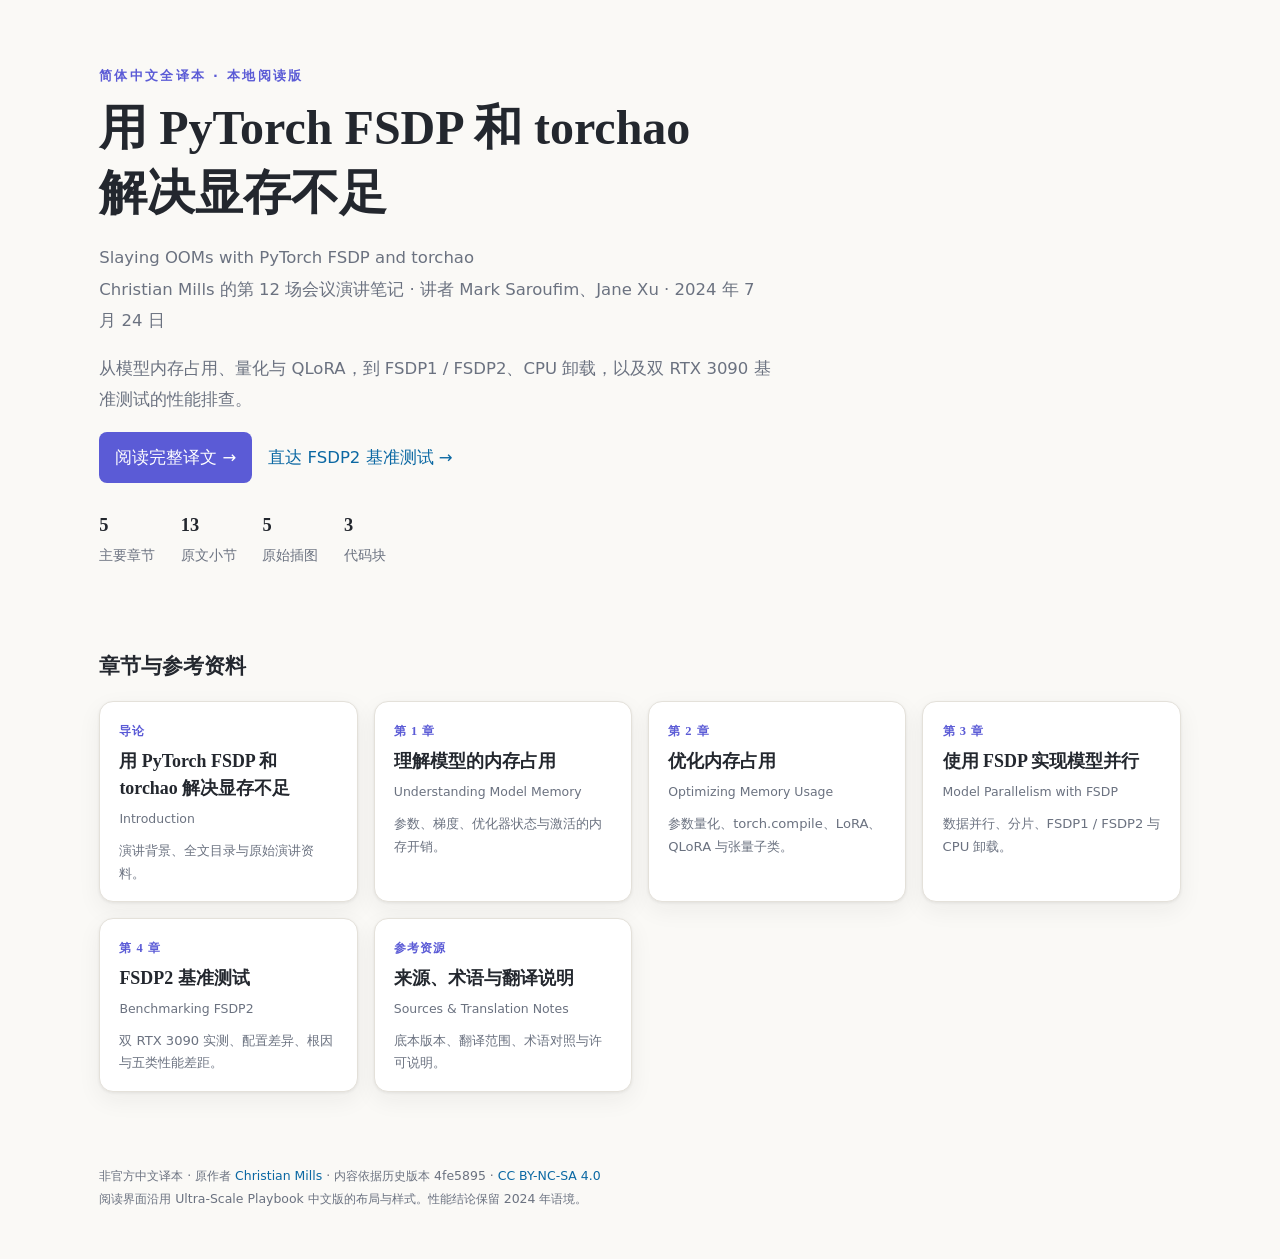
<file: webapp/index.html>
<!DOCTYPE html>
<html lang="zh-Hans"><head><meta charset="utf-8"><meta name="viewport" content="width=device-width, initial-scale=1">
<title>Slaying OOMs 中文版 — PyTorch FSDP 与 torchao</title><link rel="stylesheet" href="assets/style.css"></head>
<body><section class="hero"><div class="eyebrow">简体中文全译本 · 本地阅读版</div>
<h1>用 PyTorch FSDP 和 torchao<br>解决显存不足</h1>
<p class="sub">Slaying OOMs with PyTorch FSDP and torchao<br>Christian Mills 的第 12 场会议演讲笔记 · 讲者 Mark Saroufim、Jane Xu · 2024 年 7 月 24 日</p>
<p class="sub">从模型内存占用、量化与 QLoRA，到 FSDP1 / FSDP2、CPU 卸载，以及双 RTX 3090 基准测试的性能排查。</p>
<p class="reading-actions"><a class="primary-link" href="all.html">阅读完整译文 →</a><a href="chapters/ch04.html#benchmarking-fsdp2">直达 FSDP2 基准测试 →</a></p>
<div class="meta"><div><b>5</b>主要章节</div><div><b>13</b>原文小节</div><div><b>5</b>原始插图</div><div><b>3</b>代码块</div></div></section>
<div class="grid-wrap"><h2>章节与参考资料</h2><div class="chapter-grid"><a class="card" href="chapters/ch00.html"><span class="no">导论</span><span class="zh">用 PyTorch FSDP 和 torchao 解决显存不足</span><span class="en">Introduction</span><span class="desc">演讲背景、全文目录与原始演讲资料。</span></a>
<a class="card" href="chapters/ch01.html"><span class="no">第 1 章</span><span class="zh">理解模型的内存占用</span><span class="en">Understanding Model Memory</span><span class="desc">参数、梯度、优化器状态与激活的内存开销。</span></a>
<a class="card" href="chapters/ch02.html"><span class="no">第 2 章</span><span class="zh">优化内存占用</span><span class="en">Optimizing Memory Usage</span><span class="desc">参数量化、torch.compile、LoRA、QLoRA 与张量子类。</span></a>
<a class="card" href="chapters/ch03.html"><span class="no">第 3 章</span><span class="zh">使用 FSDP 实现模型并行</span><span class="en">Model Parallelism with FSDP</span><span class="desc">数据并行、分片、FSDP1 / FSDP2 与 CPU 卸载。</span></a>
<a class="card" href="chapters/ch04.html"><span class="no">第 4 章</span><span class="zh">FSDP2 基准测试</span><span class="en">Benchmarking FSDP2</span><span class="desc">双 RTX 3090 实测、配置差异、根因与五类性能差距。</span></a>
<a class="card" href="chapters/references.html"><span class="no">参考资源</span><span class="zh">来源、术语与翻译说明</span><span class="en">Sources & Translation Notes</span><span class="desc">底本版本、翻译范围、术语对照与许可说明。</span></a></div></div>
<footer class="foot">非官方中文译本 · 原作者 <a href="https://christianjmills.com/posts/mastering-llms-course-notes/conference-talk-012/">Christian Mills</a> · 内容依据历史版本 4fe5895 · <a href="https://creativecommons.org/licenses/by-nc-sa/4.0/">CC BY-NC-SA 4.0</a><br>阅读界面沿用 Ultra-Scale Playbook 中文版的布局与样式。性能结论保留 2024 年语境。</footer>
</body></html>
</file>
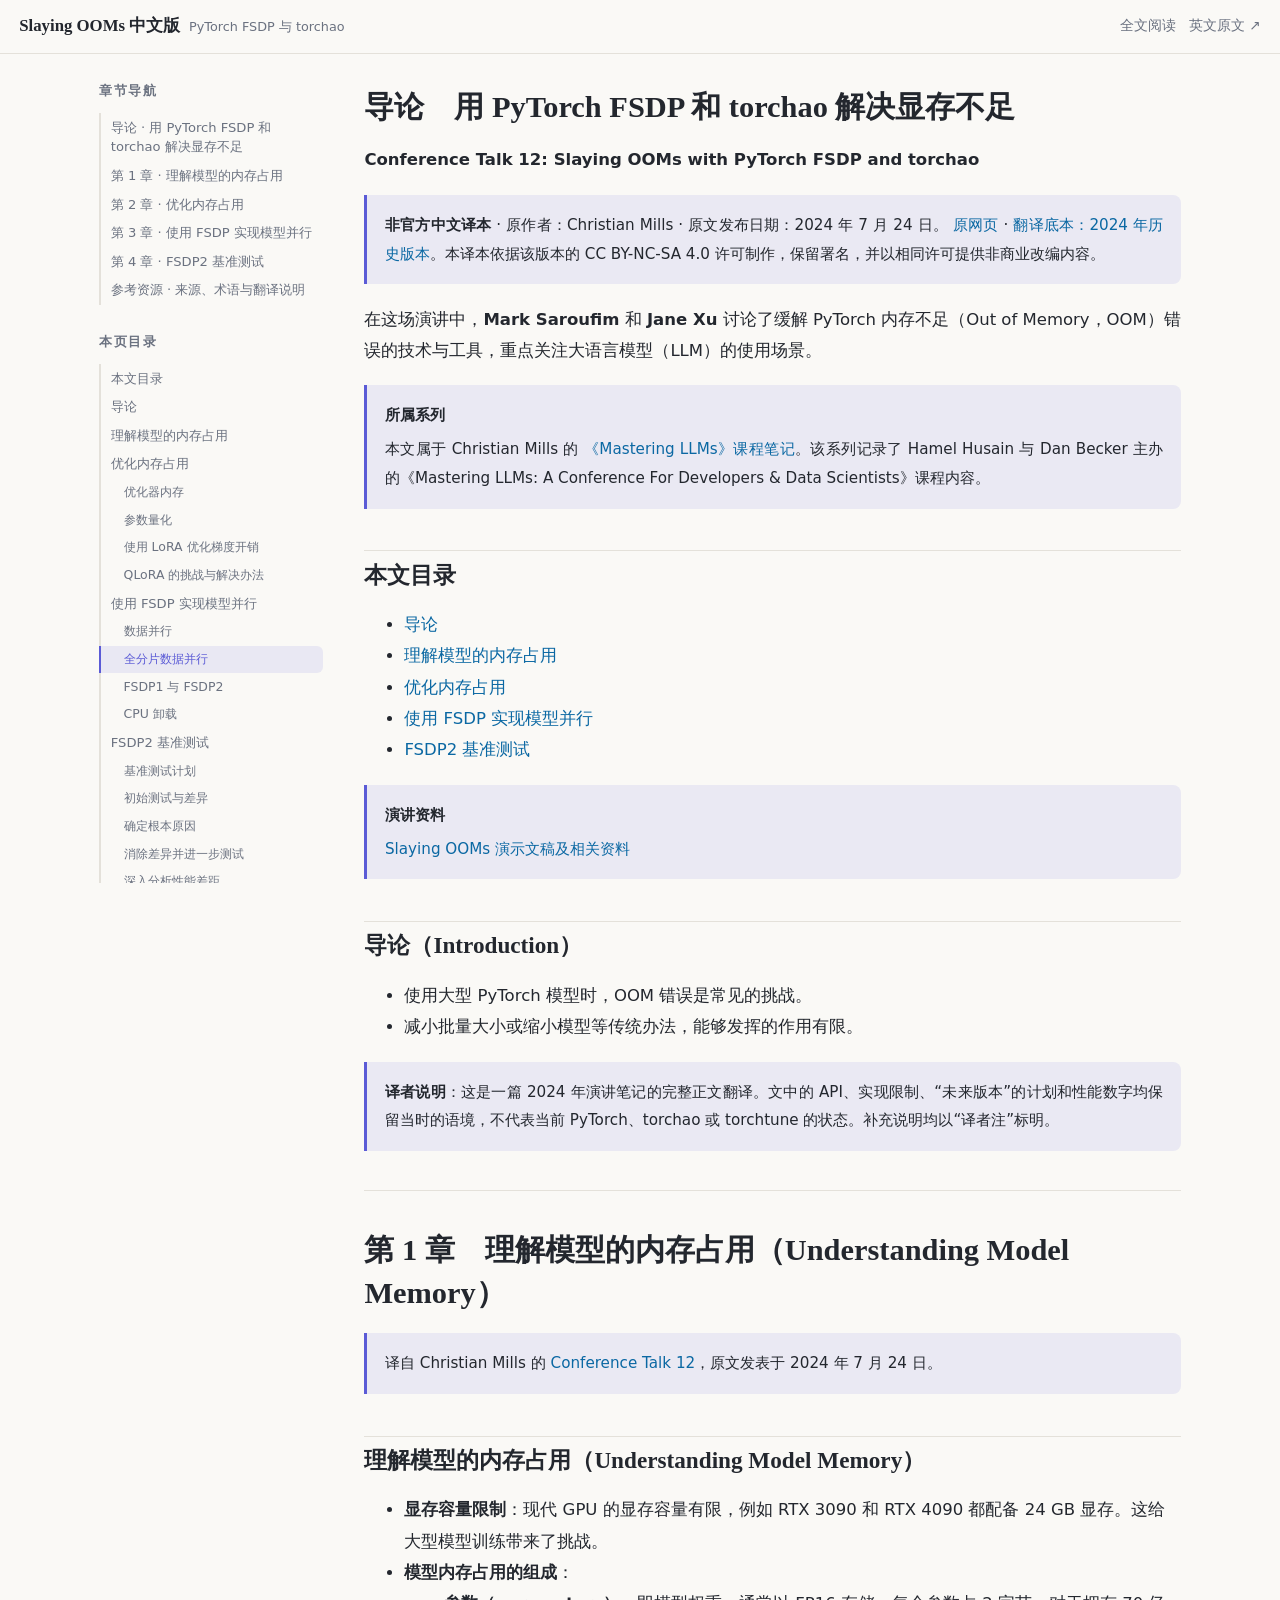
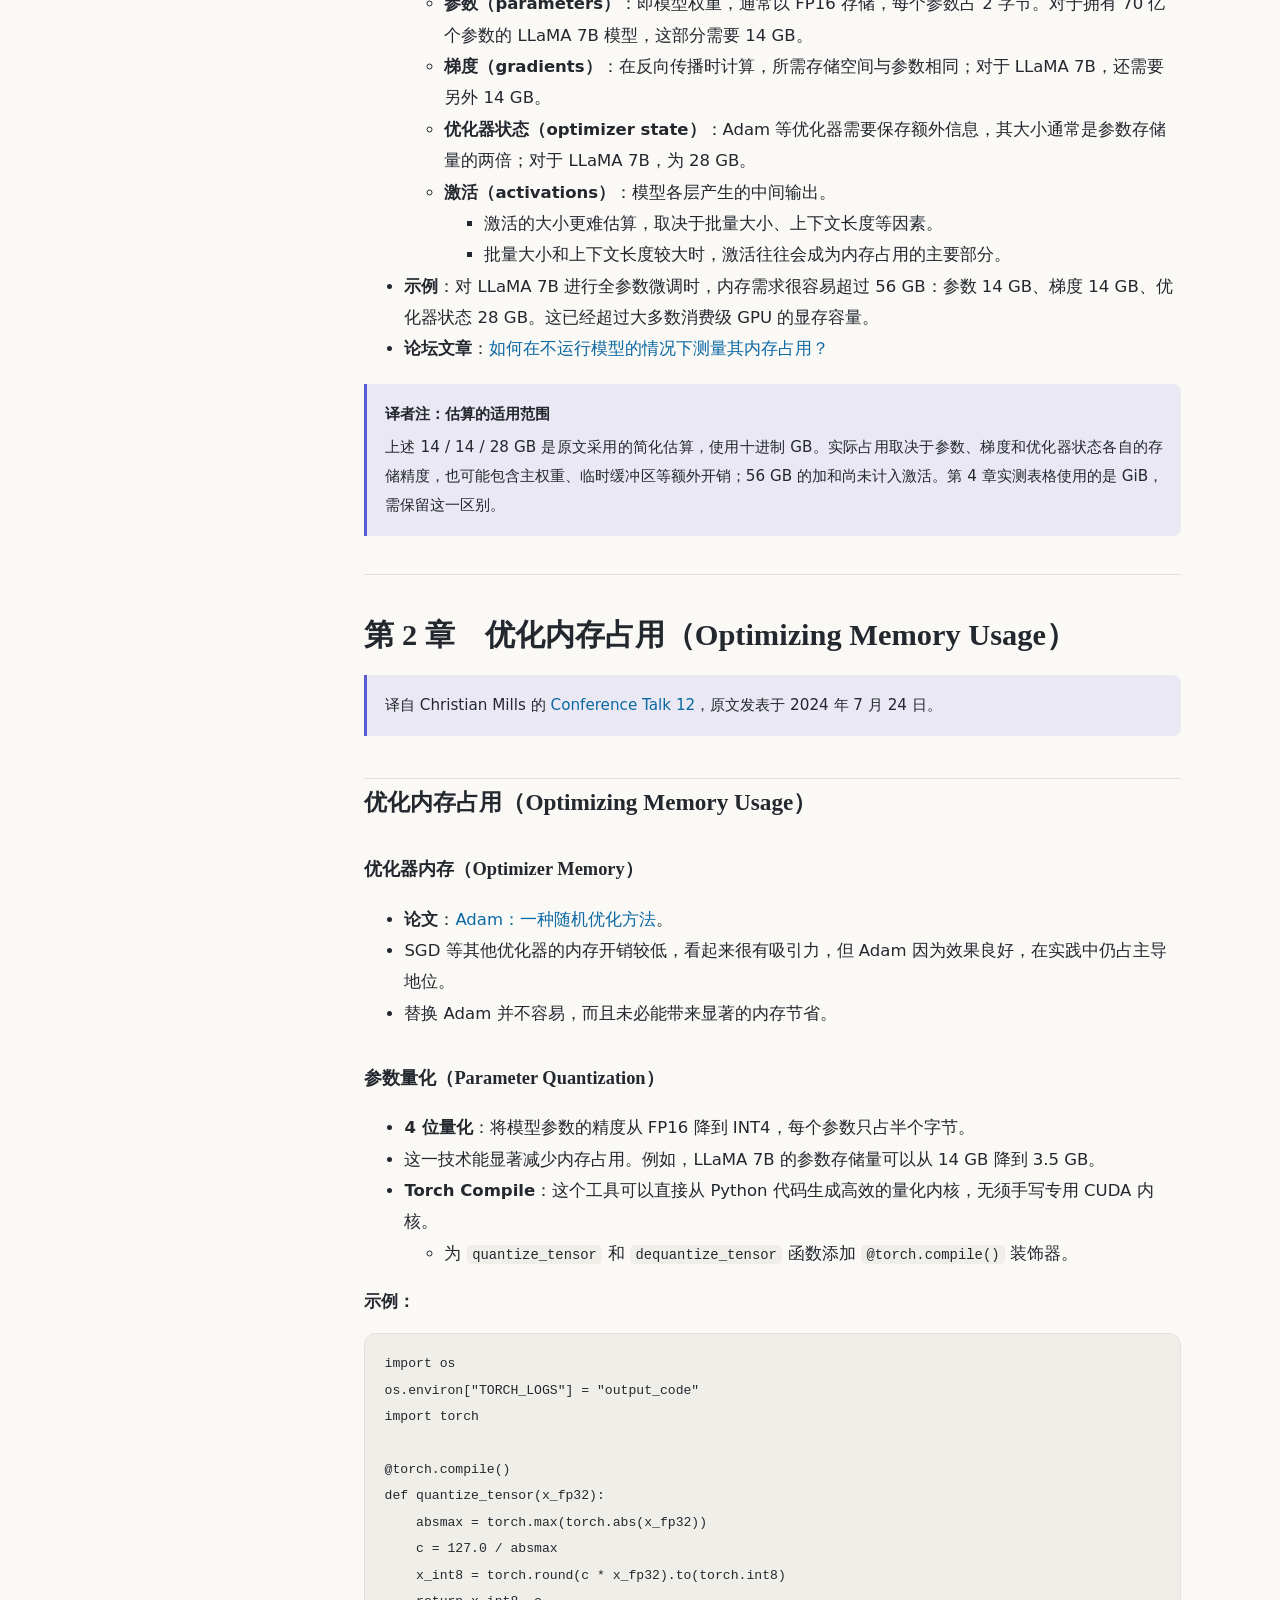
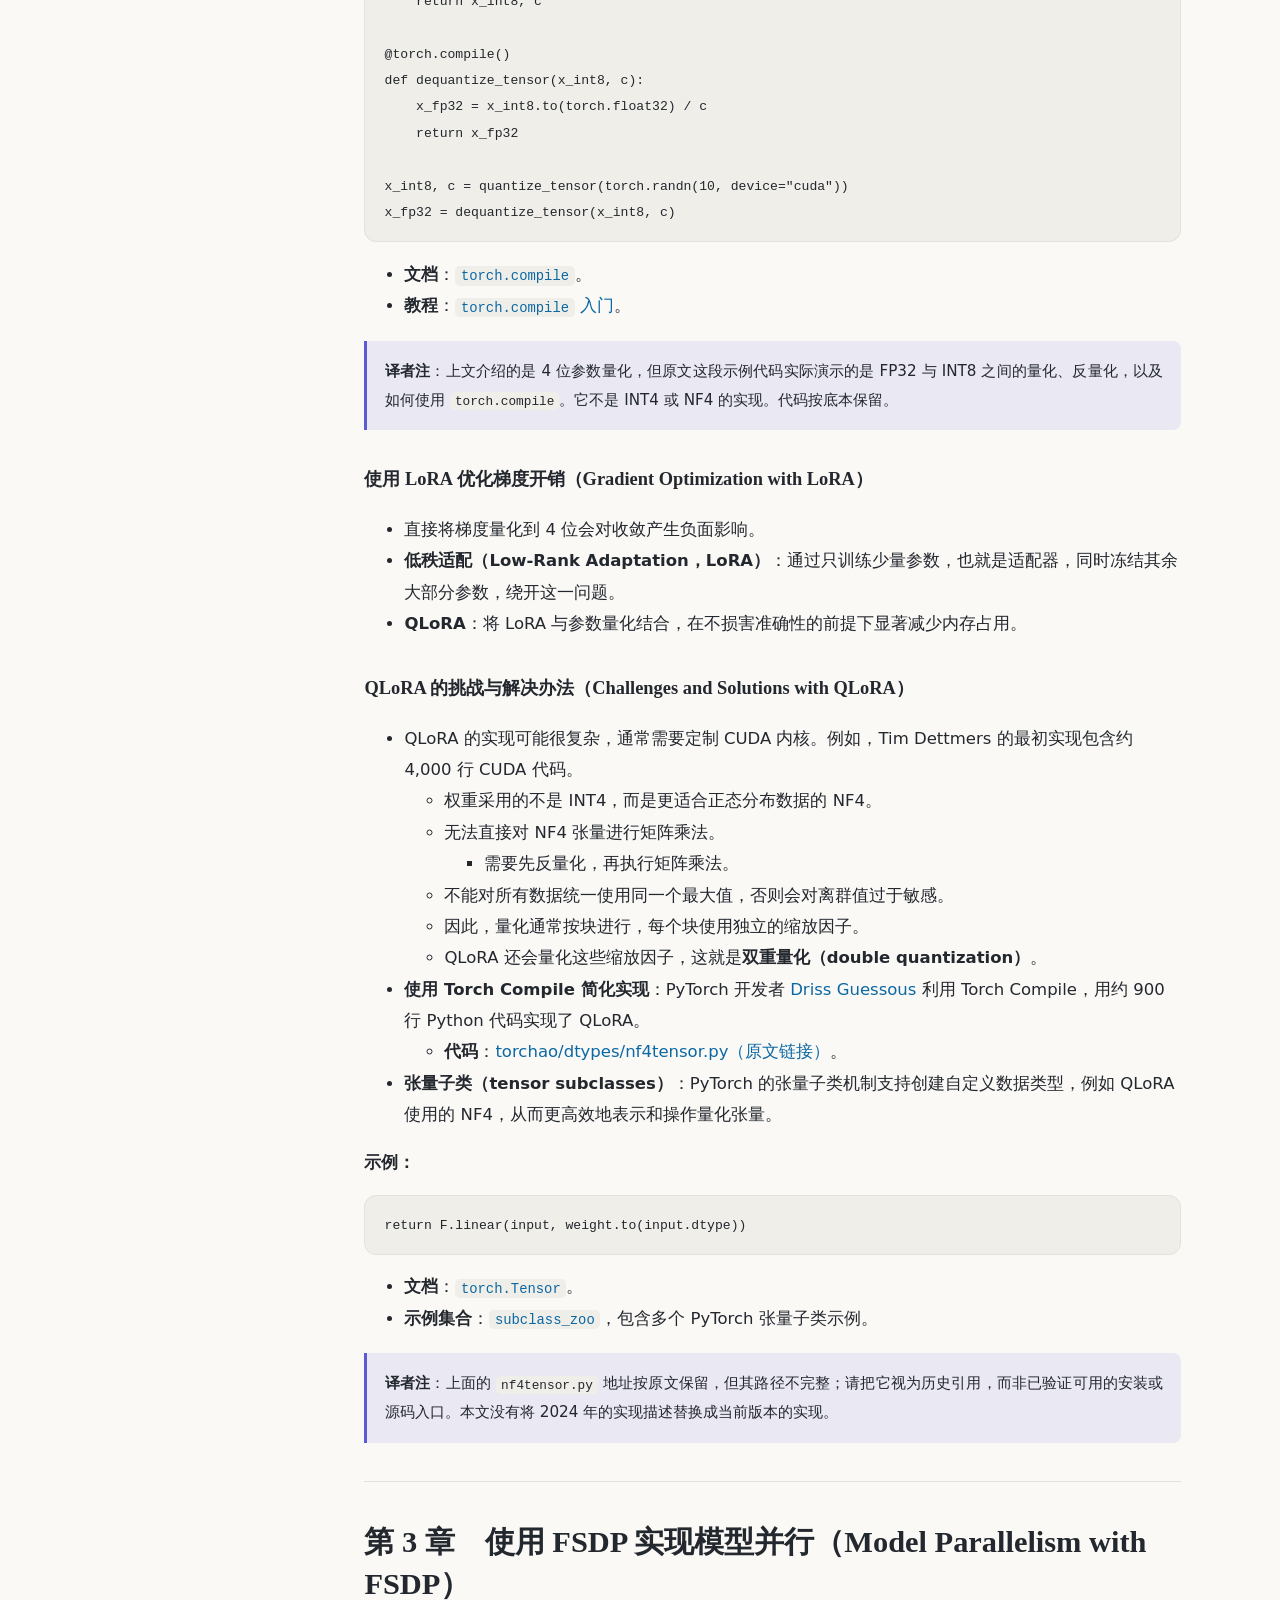
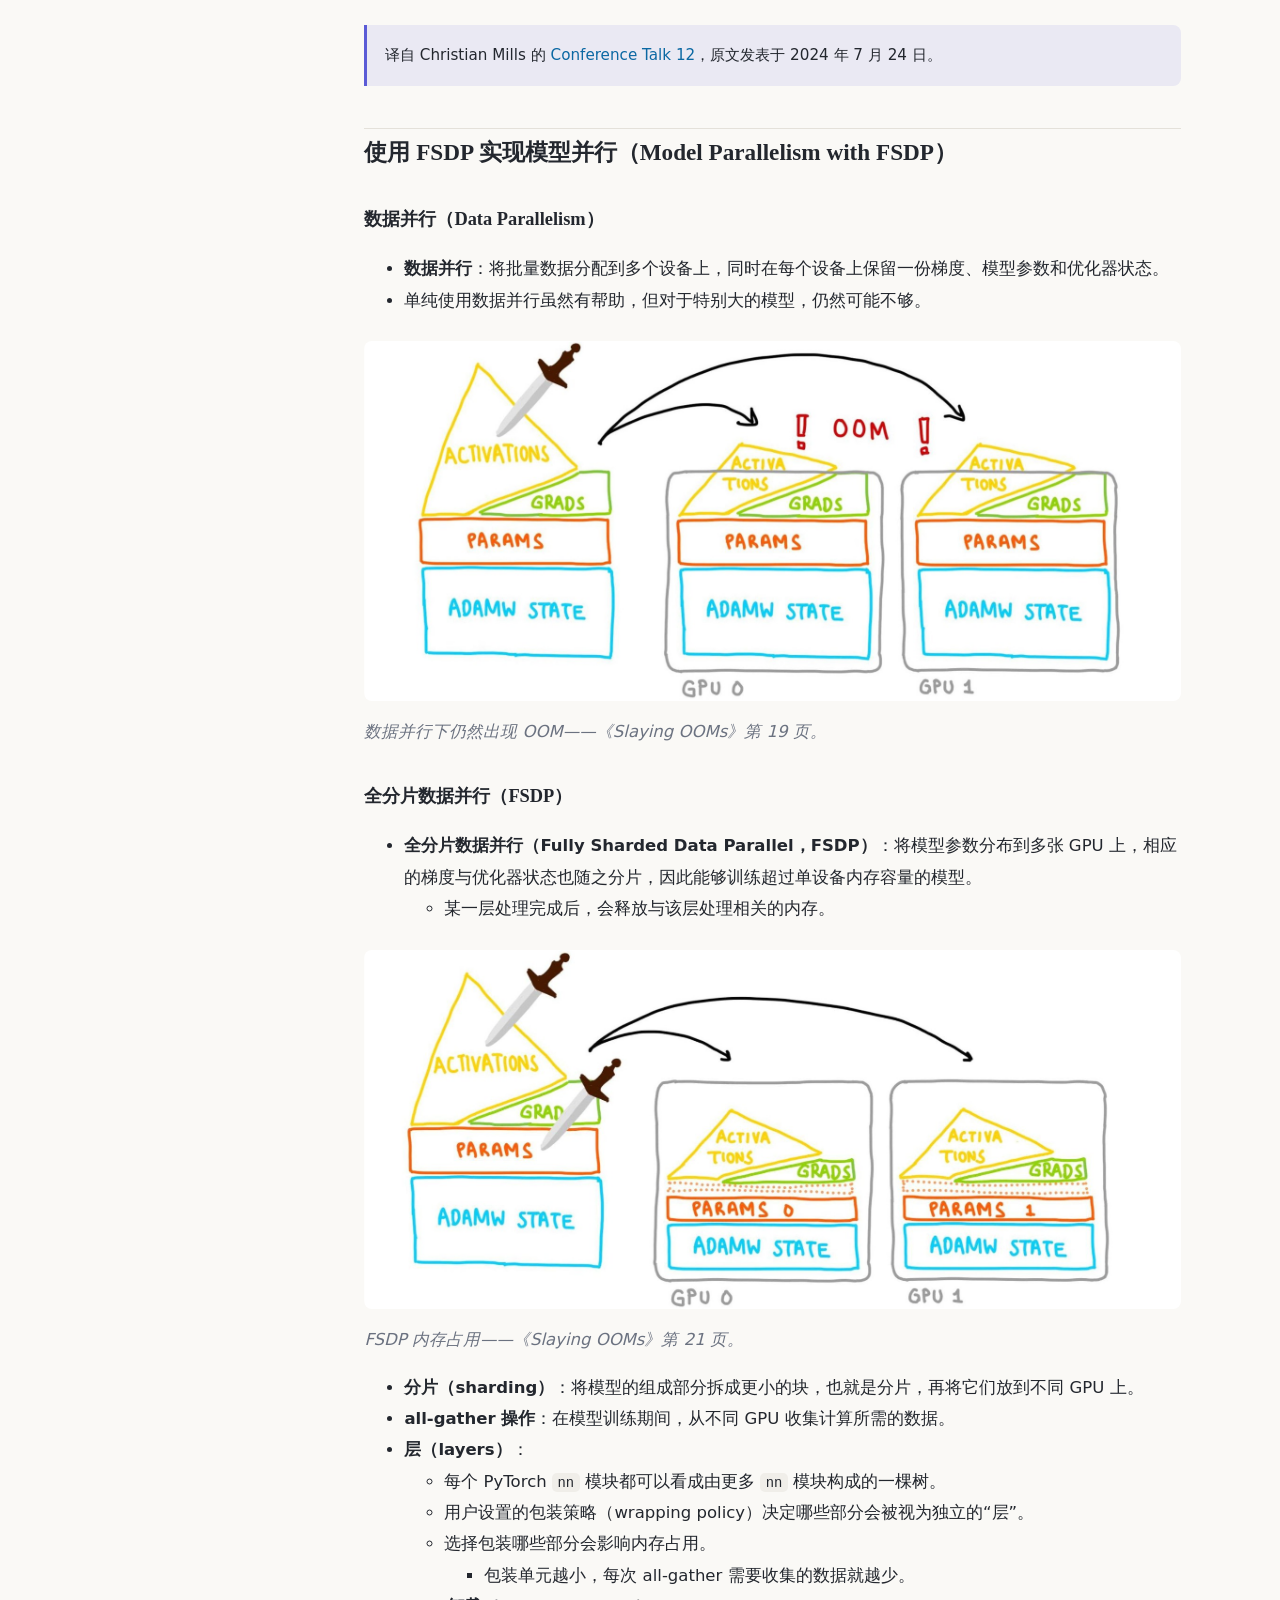
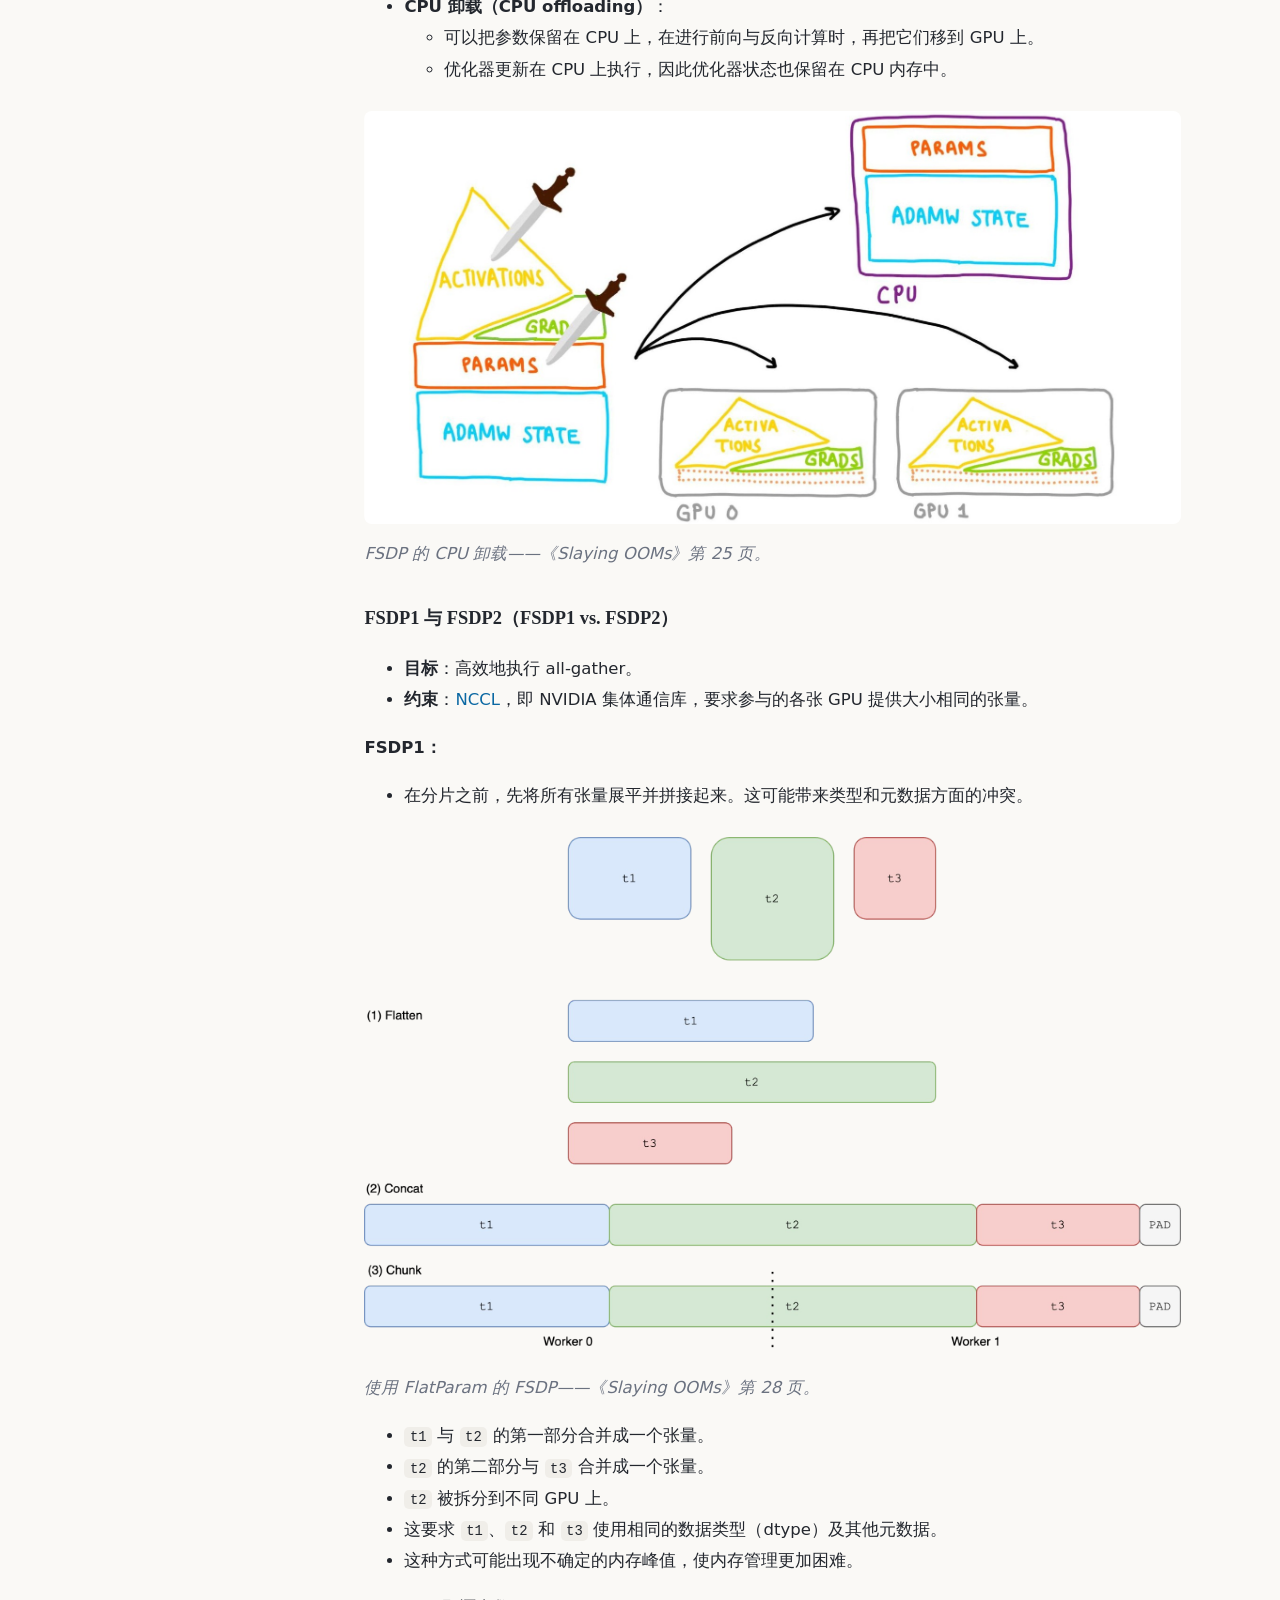
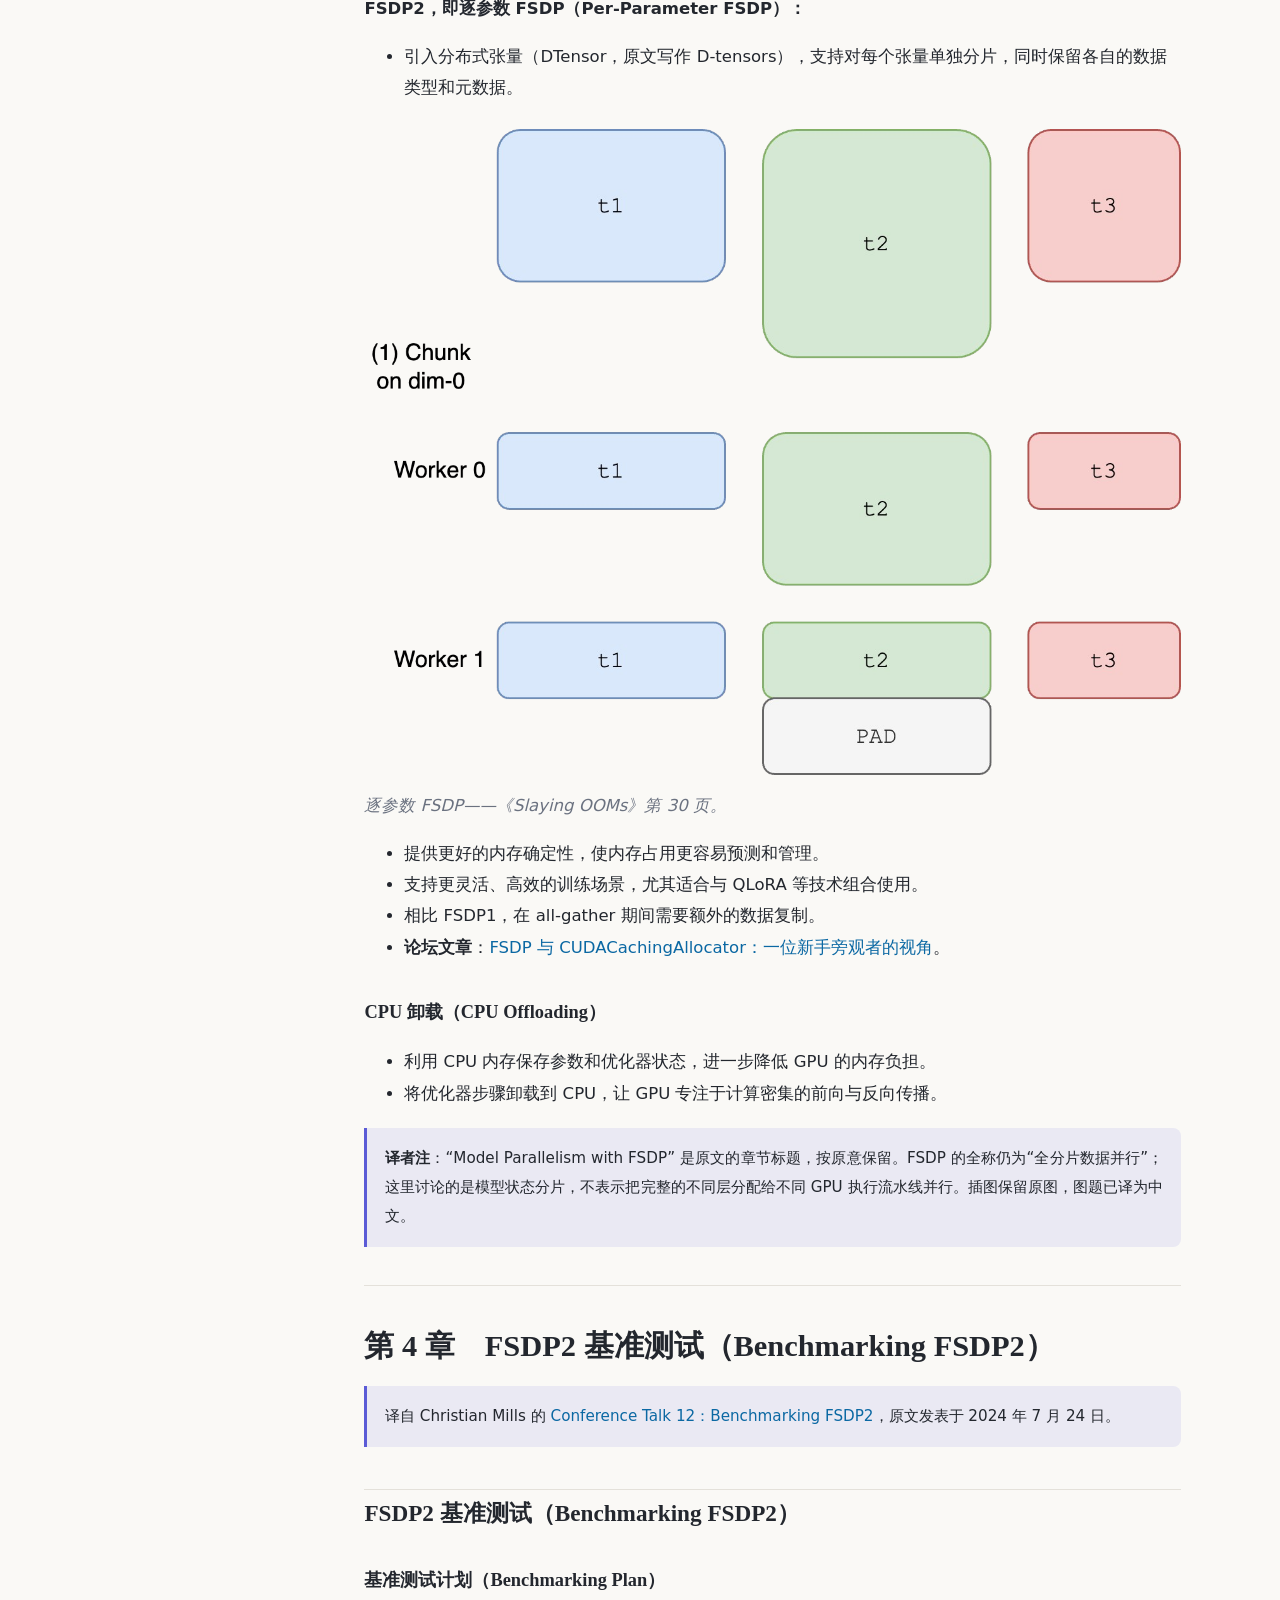
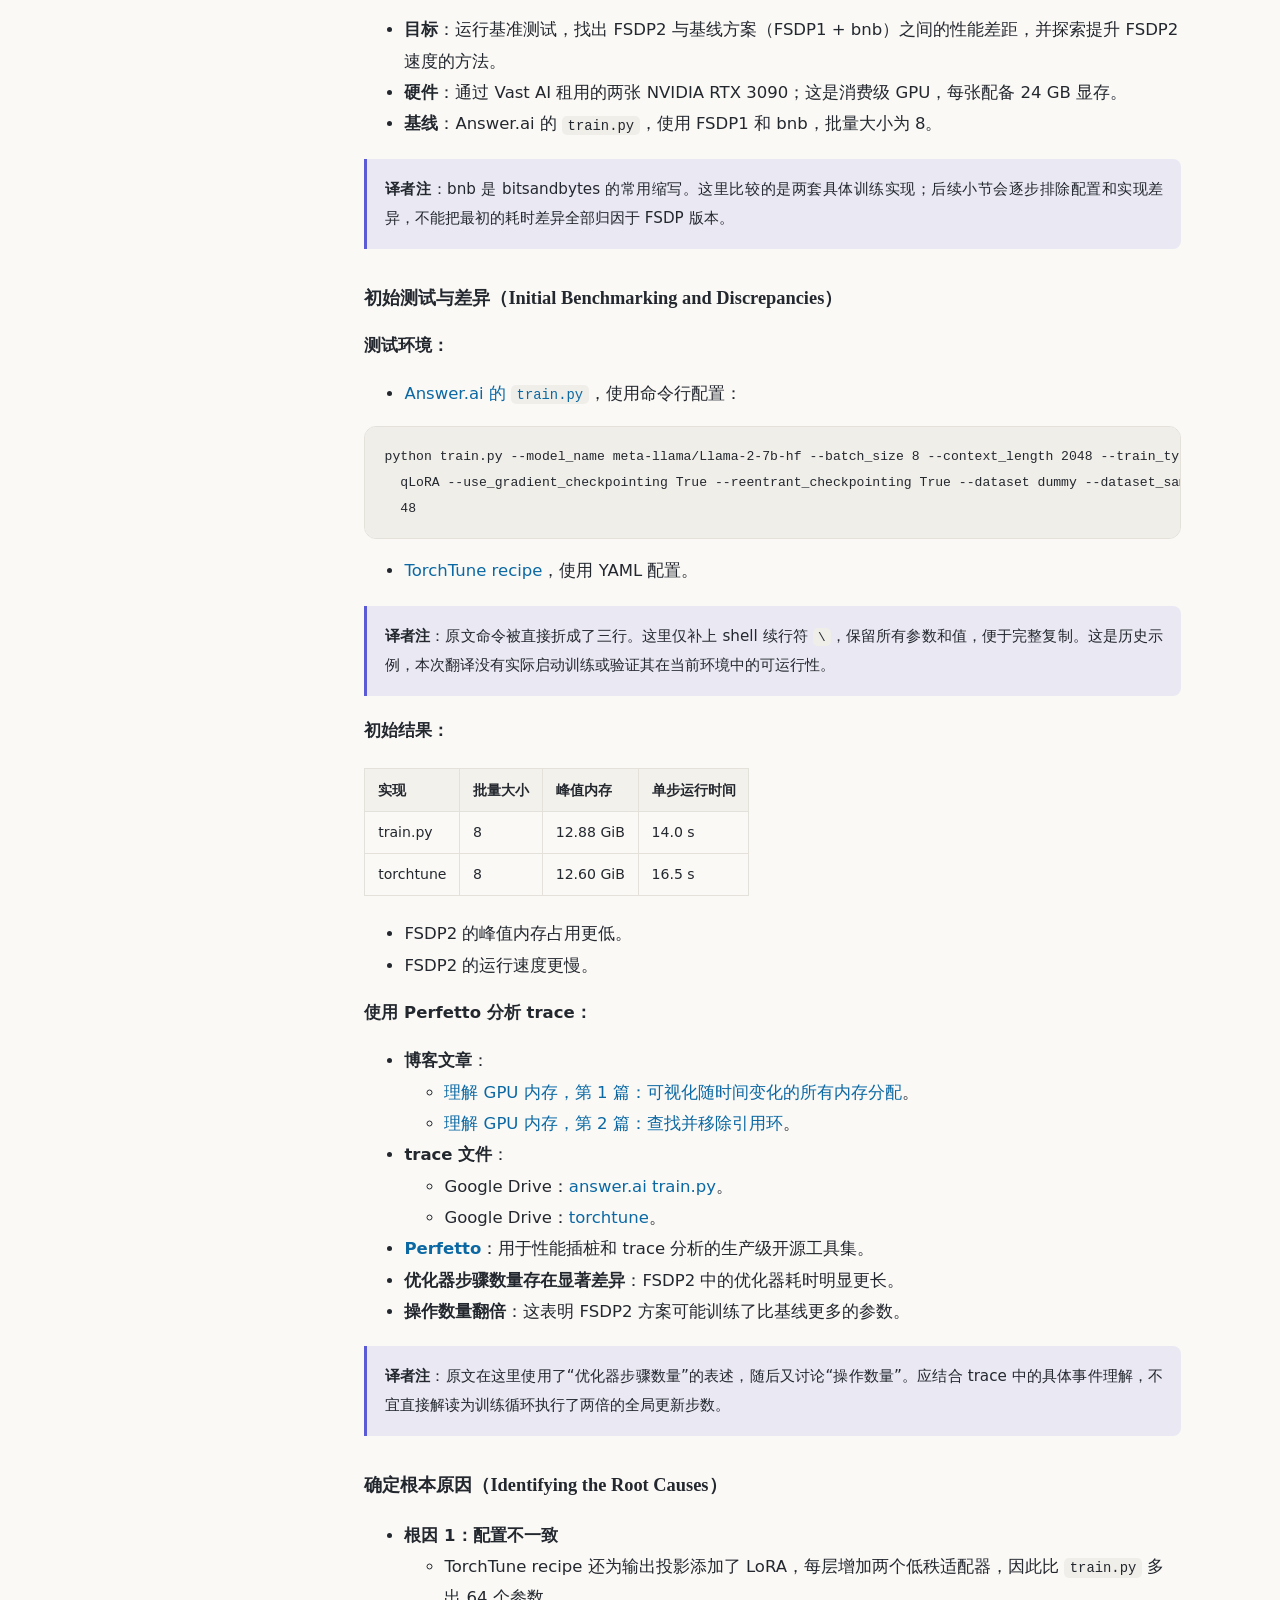
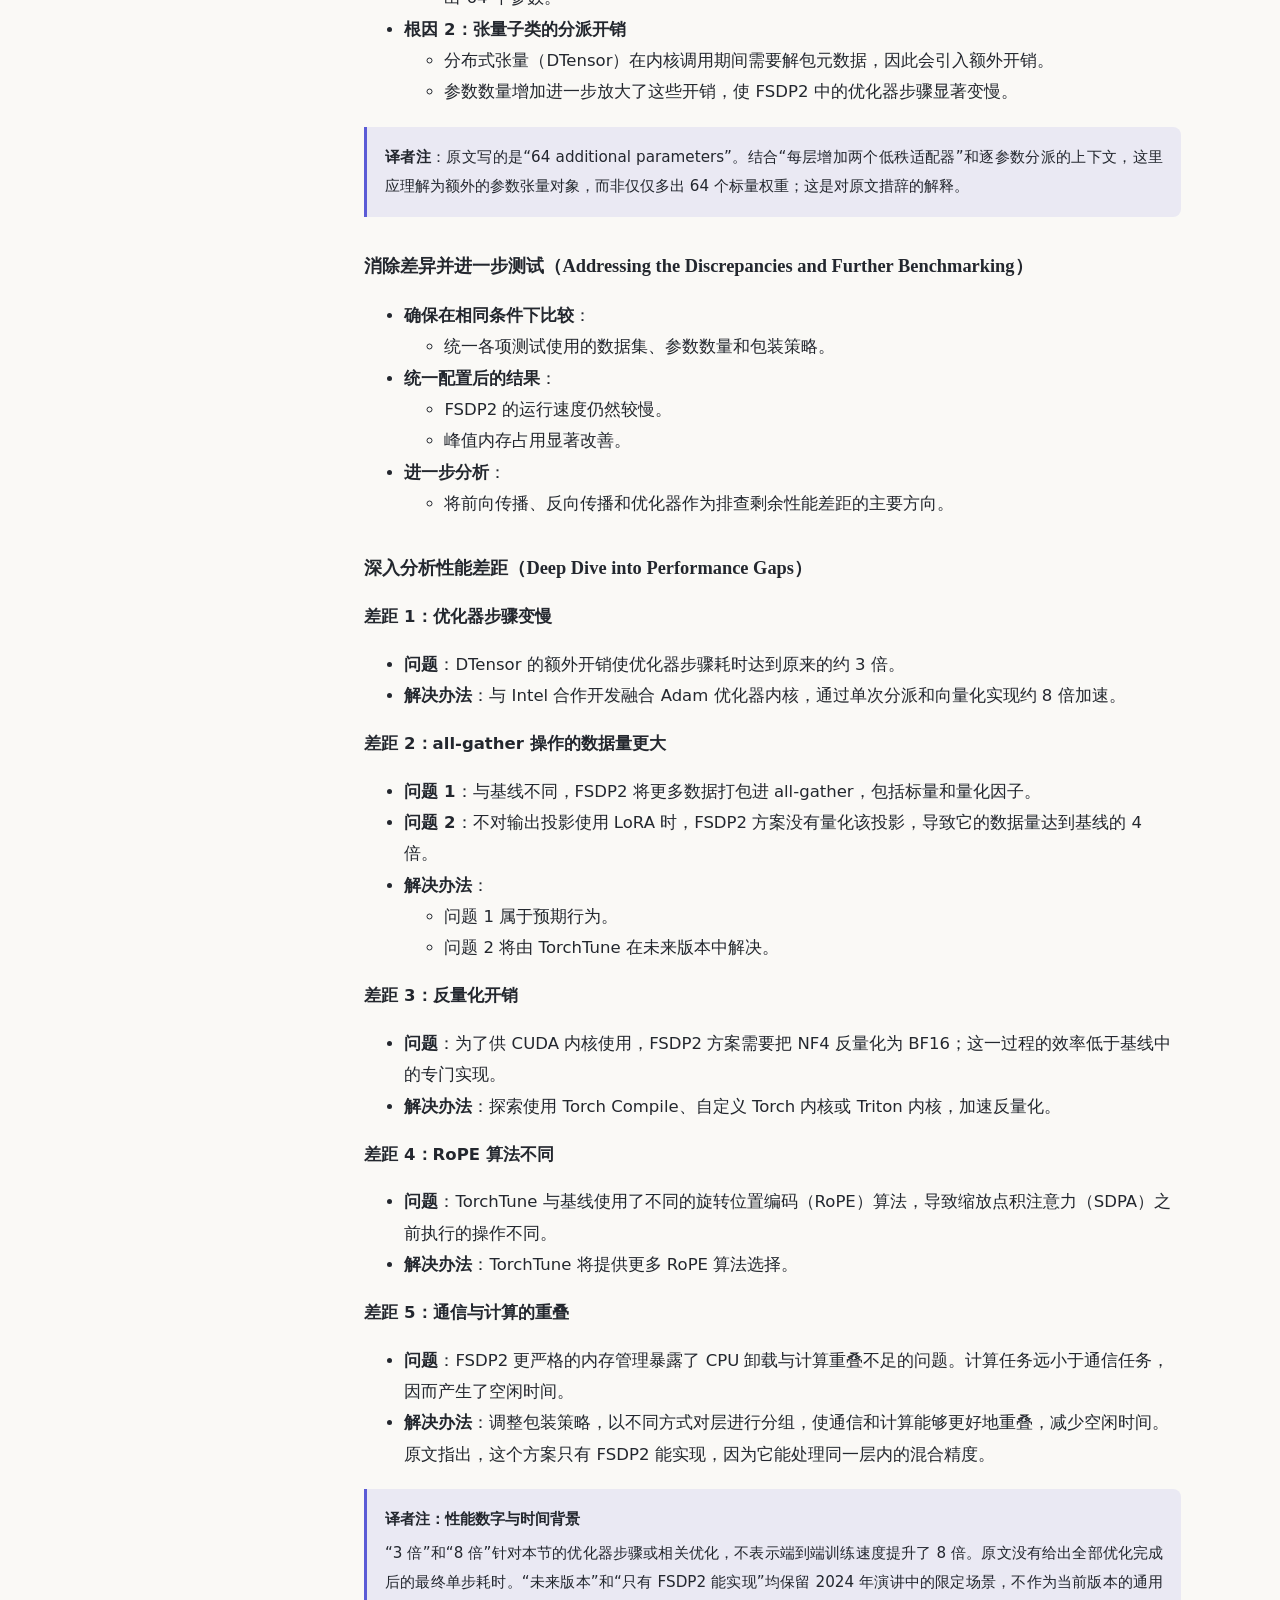
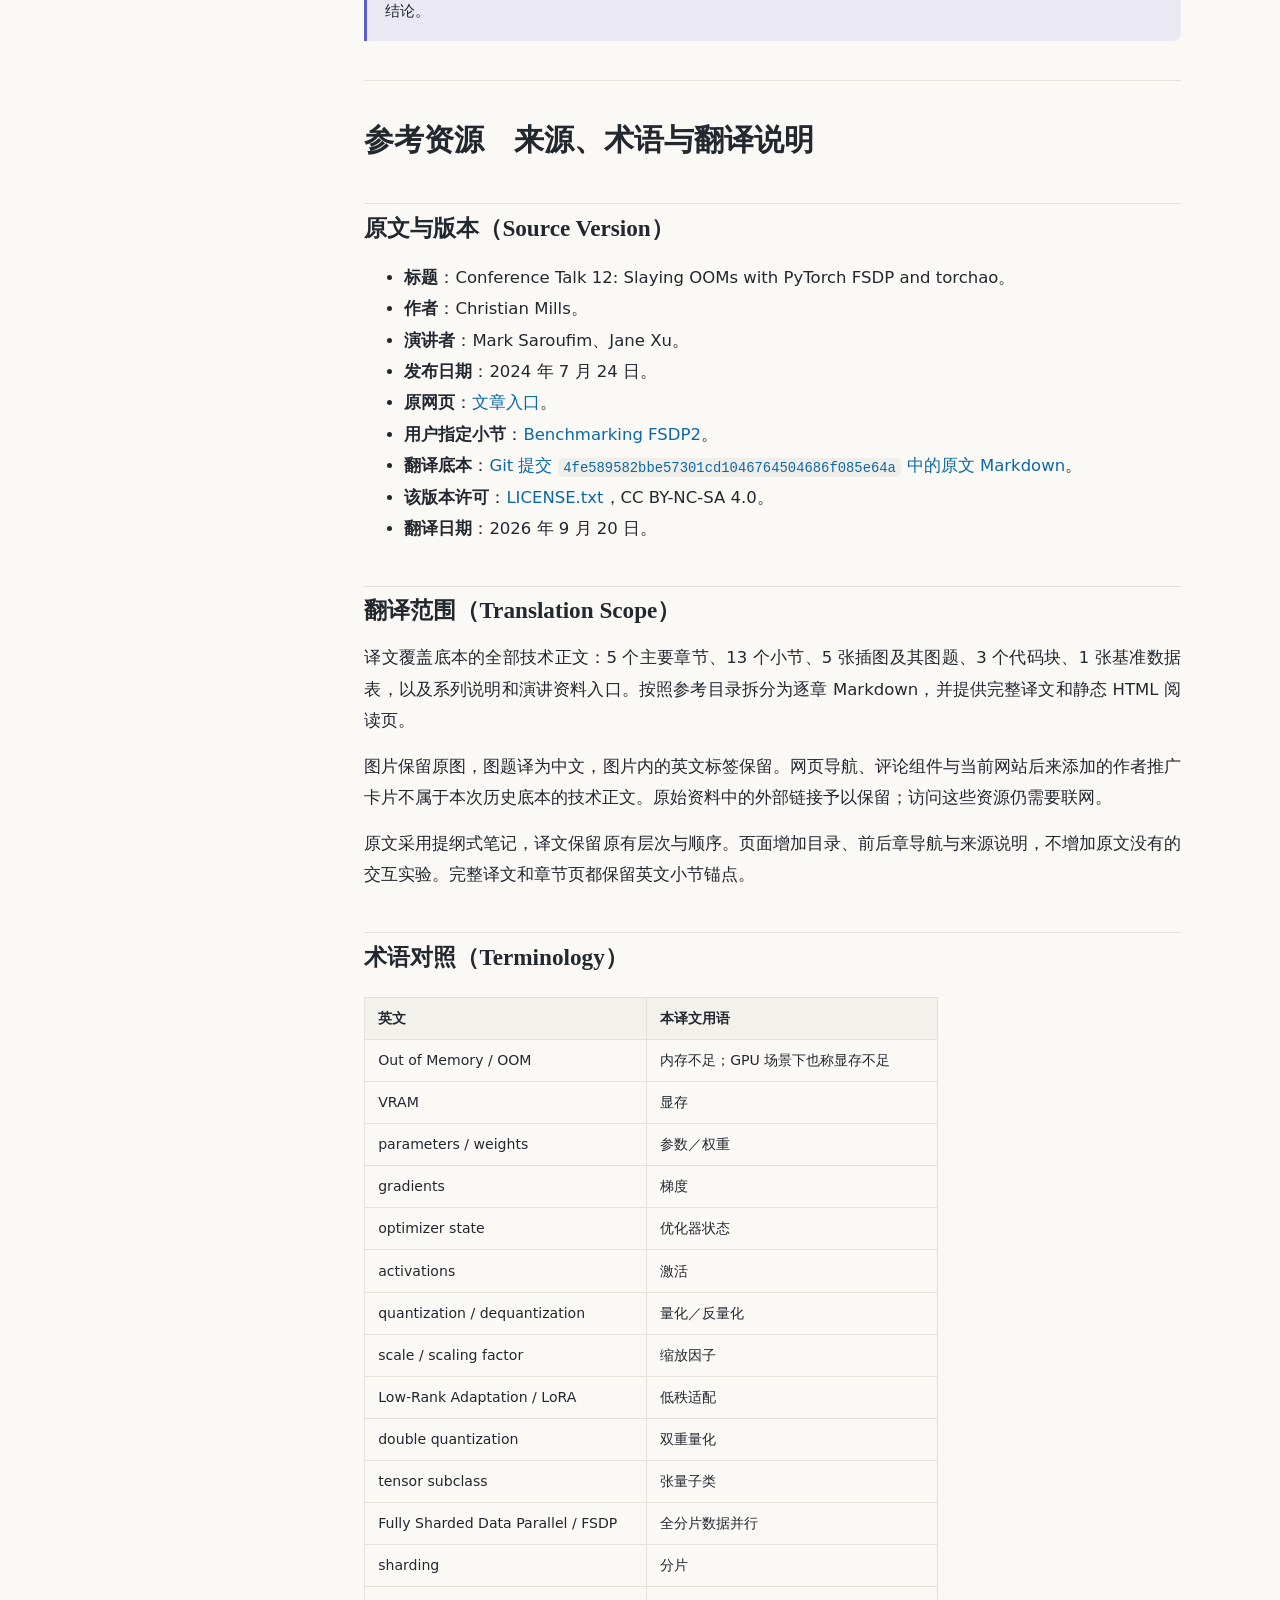
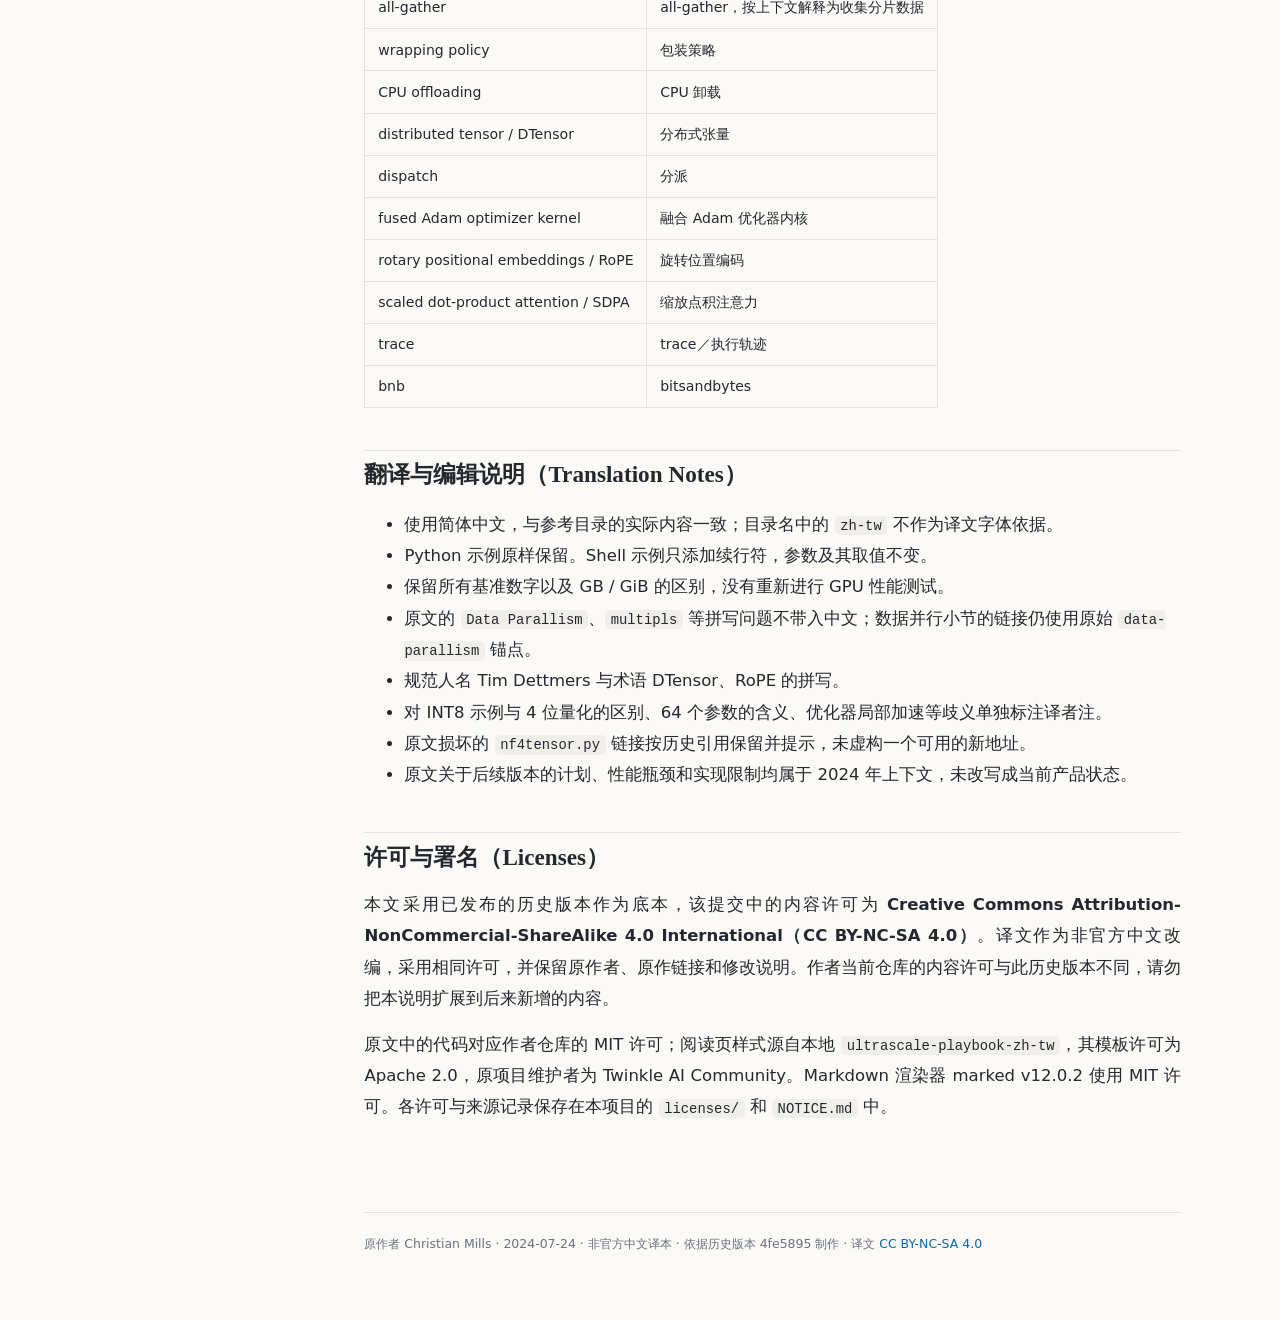
<file: webapp/all.html>
<!DOCTYPE html>
<html lang="zh-Hans">
<head><meta charset="utf-8"><meta name="viewport" content="width=device-width, initial-scale=1">
<title>完整译文 — Slaying OOMs 中文版</title>
<link rel="stylesheet" href="assets/style.css"></head>
<body>
<header class="topbar"><a class="brand" href="index.html">Slaying OOMs 中文版<span>PyTorch FSDP 与 torchao</span></a>
<nav class="chapnav"><a href="all.html">全文阅读</a><a href="https://christianjmills.com/posts/mastering-llms-course-notes/conference-talk-012/">英文原文 ↗</a></nav></header>
<div class="layout"><aside class="sidebar"><nav class="toc" id="toc"><h2>章节导航</h2>
<ol class="book-toc"><li><a href="chapters/ch00.html">导论 · 用 PyTorch FSDP 和 torchao 解决显存不足</a></li><li><a href="chapters/ch01.html">第 1 章 · 理解模型的内存占用</a></li><li><a href="chapters/ch02.html">第 2 章 · 优化内存占用</a></li><li><a href="chapters/ch03.html">第 3 章 · 使用 FSDP 实现模型并行</a></li><li><a href="chapters/ch04.html">第 4 章 · FSDP2 基准测试</a></li><li><a href="chapters/references.html">参考资源 · 来源、术语与翻译说明</a></li></ol><h2>本页目录</h2></nav></aside>
<main class="main"><article id="content" class="prose"></article>
<noscript>此页需要 JavaScript 排版。也可直接阅读目录中的完整译文 Markdown 文件。</noscript>
<nav class="pager"></nav>
<footer class="pagefoot">原作者 Christian Mills · 2024-07-24 · 非官方中文译本 ·
依据历史版本 4fe5895 制作 · 译文 <a href="https://creativecommons.org/licenses/by-nc-sa/4.0/">CC BY-NC-SA 4.0</a></footer></main></div>
<script type="application/json" id="chapter-data">"# 导论　用 PyTorch FSDP 和 torchao 解决显存不足\n\n**Conference Talk 12: Slaying OOMs with PyTorch FSDP and torchao**\n\n> **非官方中文译本** · 原作者：Christian Mills · 原文发布日期：2024 年 7 月 24 日。\n> [原网页](https://christianjmills.com/posts/mastering-llms-course-notes/conference-talk-012/) · [翻译底本：2024 年历史版本](https://github.com/cj-mills/christianjmills/blob/4fe589582bbe57301cd1046764504686f085e64a/posts/mastering-llms-course-notes/conference-talk-012/index.md)。本译本依据该版本的 CC BY-NC-SA 4.0 许可制作，保留署名，并以相同许可提供非商业改编内容。\n\n在这场演讲中，**Mark Saroufim** 和 **Jane Xu** 讨论了缓解 PyTorch 内存不足（Out of Memory，OOM）错误的技术与工具，重点关注大语言模型（LLM）的使用场景。\n\n> **所属系列**\n>\n> 本文属于 Christian Mills 的 [《Mastering LLMs》课程笔记](https://christianjmills.com/series/notes/mastering-llms-course-notes.html)。该系列记录了 Hamel Husain 与 Dan Becker 主办的《Mastering LLMs: A Conference For Developers & Data Scientists》课程内容。\n\n\u003ca id=\"contents\">\u003c/a>\n\n## 本文目录\n\n- [导论](#introduction)\n- [理解模型的内存占用](#understanding-model-memory)\n- [优化内存占用](#optimizing-memory-usage)\n- [使用 FSDP 实现模型并行](#model-parallelism-with-fsdp)\n- [FSDP2 基准测试](#benchmarking-fsdp2)\n\n> **演讲资料**\n>\n> [Slaying OOMs 演示文稿及相关资料](https://drive.google.com/drive/u/0/folders/1HmGNC4v4L5nXhtdDMVCpUBrme1ELp-2C)\n\n\u003ca id=\"introduction\">\u003c/a>\n\n## 导论（Introduction）\n\n- 使用大型 PyTorch 模型时，OOM 错误是常见的挑战。\n- 减小批量大小或缩小模型等传统办法，能够发挥的作用有限。\n\n> **译者说明**：这是一篇 2024 年演讲笔记的完整正文翻译。文中的 API、实现限制、“未来版本”的计划和性能数字均保留当时的语境，不代表当前 PyTorch、torchao 或 torchtune 的状态。补充说明均以“译者注”标明。\n\n\n---\n\n# 第 1 章　理解模型的内存占用（Understanding Model Memory）\n\n> 译自 Christian Mills 的 [Conference Talk 12](https://christianjmills.com/posts/mastering-llms-course-notes/conference-talk-012/#understanding-model-memory)，原文发表于 2024 年 7 月 24 日。\n\n\u003ca id=\"understanding-model-memory\">\u003c/a>\n\n## 理解模型的内存占用（Understanding Model Memory）\n\n- **显存容量限制**：现代 GPU 的显存容量有限，例如 RTX 3090 和 RTX 4090 都配备 24 GB 显存。这给大型模型训练带来了挑战。\n- **模型内存占用的组成**：\n  - **参数（parameters）**：即模型权重，通常以 FP16 存储，每个参数占 2 字节。对于拥有 70 亿个参数的 LLaMA 7B 模型，这部分需要 14 GB。\n  - **梯度（gradients）**：在反向传播时计算，所需存储空间与参数相同；对于 LLaMA 7B，还需要另外 14 GB。\n  - **优化器状态（optimizer state）**：Adam 等优化器需要保存额外信息，其大小通常是参数存储量的两倍；对于 LLaMA 7B，为 28 GB。\n  - **激活（activations）**：模型各层产生的中间输出。\n    - 激活的大小更难估算，取决于批量大小、上下文长度等因素。\n    - 批量大小和上下文长度较大时，激活往往会成为内存占用的主要部分。\n- **示例**：对 LLaMA 7B 进行全参数微调时，内存需求很容易超过 56 GB：参数 14 GB、梯度 14 GB、优化器状态 28 GB。这已经超过大多数消费级 GPU 的显存容量。\n- **论坛文章**：[如何在不运行模型的情况下测量其内存占用？](https://dev-discuss.pytorch.org/t/how-to-measure-memory-usage-from-your-model-without-running-it/2024/1)\n\n> **译者注：估算的适用范围**\n>\n> 上述 14 / 14 / 28 GB 是原文采用的简化估算，使用十进制 GB。实际占用取决于参数、梯度和优化器状态各自的存储精度，也可能包含主权重、临时缓冲区等额外开销；56 GB 的加和尚未计入激活。第 4 章实测表格使用的是 GiB，需保留这一区别。\n\n\n---\n\n# 第 2 章　优化内存占用（Optimizing Memory Usage）\n\n> 译自 Christian Mills 的 [Conference Talk 12](https://christianjmills.com/posts/mastering-llms-course-notes/conference-talk-012/#optimizing-memory-usage)，原文发表于 2024 年 7 月 24 日。\n\n\u003ca id=\"optimizing-memory-usage\">\u003c/a>\n\n## 优化内存占用（Optimizing Memory Usage）\n\n\u003ca id=\"optimizer-memory\">\u003c/a>\n\n### 优化器内存（Optimizer Memory）\n\n- **论文**：[Adam：一种随机优化方法](https://arxiv.org/abs/1412.6980)。\n- SGD 等其他优化器的内存开销较低，看起来很有吸引力，但 Adam 因为效果良好，在实践中仍占主导地位。\n- 替换 Adam 并不容易，而且未必能带来显著的内存节省。\n\n\u003ca id=\"parameter-quantization\">\u003c/a>\n\n### 参数量化（Parameter Quantization）\n\n- **4 位量化**：将模型参数的精度从 FP16 降到 INT4，每个参数只占半个字节。\n- 这一技术能显著减少内存占用。例如，LLaMA 7B 的参数存储量可以从 14 GB 降到 3.5 GB。\n- **Torch Compile**：这个工具可以直接从 Python 代码生成高效的量化内核，无须手写专用 CUDA 内核。\n  - 为 `quantize_tensor` 和 `dequantize_tensor` 函数添加 `@torch.compile()` 装饰器。\n\n**示例：**\n\n```python\nimport os\nos.environ[\"TORCH_LOGS\"] = \"output_code\"\nimport torch\n\n@torch.compile()\ndef quantize_tensor(x_fp32):\n    absmax = torch.max(torch.abs(x_fp32))\n    c = 127.0 / absmax\n    x_int8 = torch.round(c * x_fp32).to(torch.int8)\n    return x_int8, c\n\n@torch.compile()\ndef dequantize_tensor(x_int8, c):\n    x_fp32 = x_int8.to(torch.float32) / c\n    return x_fp32\n\nx_int8, c = quantize_tensor(torch.randn(10, device=\"cuda\"))\nx_fp32 = dequantize_tensor(x_int8, c)\n```\n\n- **文档**：[`torch.compile`](https://pytorch.org/docs/stable/generated/torch.compile.html)。\n- **教程**：[`torch.compile` 入门](https://pytorch.org/tutorials/intermediate/torch_compile_tutorial.html)。\n\n> **译者注**：上文介绍的是 4 位参数量化，但原文这段示例代码实际演示的是 FP32 与 INT8 之间的量化、反量化，以及如何使用 `torch.compile`。它不是 INT4 或 NF4 的实现。代码按底本保留。\n\n\u003ca id=\"gradient-optimization-with-lora\">\u003c/a>\n\n### 使用 LoRA 优化梯度开销（Gradient Optimization with LoRA）\n\n- 直接将梯度量化到 4 位会对收敛产生负面影响。\n- **低秩适配（Low-Rank Adaptation，LoRA）**：通过只训练少量参数，也就是适配器，同时冻结其余大部分参数，绕开这一问题。\n- **QLoRA**：将 LoRA 与参数量化结合，在不损害准确性的前提下显著减少内存占用。\n\n\u003ca id=\"challenges-and-solutions-with-qlora\">\u003c/a>\n\n### QLoRA 的挑战与解决办法（Challenges and Solutions with QLoRA）\n\n- QLoRA 的实现可能很复杂，通常需要定制 CUDA 内核。例如，Tim Dettmers 的最初实现包含约 4,000 行 CUDA 代码。\n  - 权重采用的不是 INT4，而是更适合正态分布数据的 NF4。\n  - 无法直接对 NF4 张量进行矩阵乘法。\n    - 需要先反量化，再执行矩阵乘法。\n  - 不能对所有数据统一使用同一个最大值，否则会对离群值过于敏感。\n  - 因此，量化通常按块进行，每个块使用独立的缩放因子。\n  - QLoRA 还会量化这些缩放因子，这就是**双重量化（double quantization）**。\n- **使用 Torch Compile 简化实现**：PyTorch 开发者 [Driss Guessous](https://github.com/drisspg) 利用 Torch Compile，用约 900 行 Python 代码实现了 QLoRA。\n  - **代码**：[torchao/dtypes/nf4tensor.py（原文链接）](https://www.github.com/torchao/dtypes/nf4tensor.py)。\n- **张量子类（tensor subclasses）**：PyTorch 的张量子类机制支持创建自定义数据类型，例如 QLoRA 使用的 NF4，从而更高效地表示和操作量化张量。\n\n**示例：**\n\n```python\nreturn F.linear(input, weight.to(input.dtype))\n```\n\n- **文档**：[`torch.Tensor`](https://pytorch.org/docs/stable/tensors.html)。\n- **示例集合**：[`subclass_zoo`](https://github.com/albanD/subclass_zoo/)，包含多个 PyTorch 张量子类示例。\n\n> **译者注**：上面的 `nf4tensor.py` 地址按原文保留，但其路径不完整；请把它视为历史引用，而非已验证可用的安装或源码入口。本文没有将 2024 年的实现描述替换成当前版本的实现。\n\n\n---\n\n# 第 3 章　使用 FSDP 实现模型并行（Model Parallelism with FSDP）\n\n> 译自 Christian Mills 的 [Conference Talk 12](https://christianjmills.com/posts/mastering-llms-course-notes/conference-talk-012/#model-parallelism-with-fsdp)，原文发表于 2024 年 7 月 24 日。\n\n\u003ca id=\"model-parallelism-with-fsdp\">\u003c/a>\n\n## 使用 FSDP 实现模型并行（Model Parallelism with FSDP）\n\n\u003ca id=\"data-parallism\">\u003c/a>\n\n### 数据并行（Data Parallelism）\n\n- **数据并行**：将批量数据分配到多个设备上，同时在每个设备上保留一份梯度、模型参数和优化器状态。\n- 单纯使用数据并行虽然有帮助，但对于特别大的模型，仍然可能不够。\n\n![数据并行下仍然出现 OOM——《Slaying OOMs》第 19 页](assets/images/oom-with-data-parallelism.png)\n\n*数据并行下仍然出现 OOM——《Slaying OOMs》第 19 页。*\n\n\u003ca id=\"fsdp\">\u003c/a>\n\n### 全分片数据并行（FSDP）\n\n- **全分片数据并行（Fully Sharded Data Parallel，FSDP）**：将模型参数分布到多张 GPU 上，相应的梯度与优化器状态也随之分片，因此能够训练超过单设备内存容量的模型。\n  - 某一层处理完成后，会释放与该层处理相关的内存。\n\n![FSDP 内存占用——《Slaying OOMs》第 21 页](assets/images/fsdp-memory-step.png)\n\n*FSDP 内存占用——《Slaying OOMs》第 21 页。*\n\n- **分片（sharding）**：将模型的组成部分拆成更小的块，也就是分片，再将它们放到不同 GPU 上。\n- **all-gather 操作**：在模型训练期间，从不同 GPU 收集计算所需的数据。\n- **层（layers）**：\n  - 每个 PyTorch `nn` 模块都可以看成由更多 `nn` 模块构成的一棵树。\n  - 用户设置的包装策略（wrapping policy）决定哪些部分会被视为独立的“层”。\n  - 选择包装哪些部分会影响内存占用。\n    - 包装单元越小，每次 all-gather 需要收集的数据就越少。\n- **CPU 卸载（CPU offloading）**：\n  - 可以把参数保留在 CPU 上，在进行前向与反向计算时，再把它们移到 GPU 上。\n  - 优化器更新在 CPU 上执行，因此优化器状态也保留在 CPU 内存中。\n\n![FSDP 的 CPU 卸载——《Slaying OOMs》第 25 页](assets/images/fsdp-memory-step-cpu-offloading.png)\n\n*FSDP 的 CPU 卸载——《Slaying OOMs》第 25 页。*\n\n\u003ca id=\"fsdp1-vs.-fsdp2\">\u003c/a>\n\n### FSDP1 与 FSDP2（FSDP1 vs. FSDP2）\n\n- **目标**：高效地执行 all-gather。\n- **约束**：[NCCL](https://developer.nvidia.com/nccl)，即 NVIDIA 集体通信库，要求参与的各张 GPU 提供大小相同的张量。\n\n**FSDP1：**\n\n- 在分片之前，先将所有张量展平并拼接起来。这可能带来类型和元数据方面的冲突。\n\n![使用 FlatParam 的 FSDP——《Slaying OOMs》第 28 页](assets/images/flatparam-fsdp-1.png)\n\n*使用 FlatParam 的 FSDP——《Slaying OOMs》第 28 页。*\n\n- `t1` 与 `t2` 的第一部分合并成一个张量。\n- `t2` 的第二部分与 `t3` 合并成一个张量。\n- `t2` 被拆分到不同 GPU 上。\n- 这要求 `t1`、`t2` 和 `t3` 使用相同的数据类型（dtype）及其他元数据。\n- 这种方式可能出现不确定的内存峰值，使内存管理更加困难。\n\n**FSDP2，即逐参数 FSDP（Per-Parameter FSDP）：**\n\n- 引入分布式张量（DTensor，原文写作 D-tensors），支持对每个张量单独分片，同时保留各自的数据类型和元数据。\n\n![逐参数 FSDP——《Slaying OOMs》第 30 页](assets/images/per-parameter-fsdp-2.png)\n\n*逐参数 FSDP——《Slaying OOMs》第 30 页。*\n\n- 提供更好的内存确定性，使内存占用更容易预测和管理。\n- 支持更灵活、高效的训练场景，尤其适合与 QLoRA 等技术组合使用。\n- 相比 FSDP1，在 all-gather 期间需要额外的数据复制。\n- **论坛文章**：[FSDP 与 CUDACachingAllocator：一位新手旁观者的视角](https://dev-discuss.pytorch.org/t/fsdp-cudacachingallocator-an-outsider-newb-perspective/1486/1)。\n\n\u003ca id=\"cpu-offloading\">\u003c/a>\n\n### CPU 卸载（CPU Offloading）\n\n- 利用 CPU 内存保存参数和优化器状态，进一步降低 GPU 的内存负担。\n- 将优化器步骤卸载到 CPU，让 GPU 专注于计算密集的前向与反向传播。\n\n> **译者注**：“Model Parallelism with FSDP” 是原文的章节标题，按原意保留。FSDP 的全称仍为“全分片数据并行”；这里讨论的是模型状态分片，不表示把完整的不同层分配给不同 GPU 执行流水线并行。插图保留原图，图题已译为中文。\n\n\n---\n\n# 第 4 章　FSDP2 基准测试（Benchmarking FSDP2）\n\n> 译自 Christian Mills 的 [Conference Talk 12：Benchmarking FSDP2](https://christianjmills.com/posts/mastering-llms-course-notes/conference-talk-012/#benchmarking-fsdp2)，原文发表于 2024 年 7 月 24 日。\n\n\u003ca id=\"benchmarking-fsdp2\">\u003c/a>\n\n## FSDP2 基准测试（Benchmarking FSDP2）\n\n\u003ca id=\"benchmarking-plan\">\u003c/a>\n\n### 基准测试计划（Benchmarking Plan）\n\n- **目标**：运行基准测试，找出 FSDP2 与基线方案（FSDP1 + bnb）之间的性能差距，并探索提升 FSDP2 速度的方法。\n- **硬件**：通过 Vast AI 租用的两张 NVIDIA RTX 3090；这是消费级 GPU，每张配备 24 GB 显存。\n- **基线**：Answer.ai 的 `train.py`，使用 FSDP1 和 bnb，批量大小为 8。\n\n> **译者注**：bnb 是 bitsandbytes 的常用缩写。这里比较的是两套具体训练实现；后续小节会逐步排除配置和实现差异，不能把最初的耗时差异全部归因于 FSDP 版本。\n\n\u003ca id=\"initial-benchmarking-and-discrepancies\">\u003c/a>\n\n### 初始测试与差异（Initial Benchmarking and Discrepancies）\n\n**测试环境：**\n\n- [Answer.ai 的 `train.py`](https://github.com/AnswerDotAI/fsdp_qLoRA/blob/main/train.py)，使用命令行配置：\n\n```sh\npython train.py --model_name meta-llama/Llama-2-7b-hf --batch_size 8 --context_length 2048 --train_type \\\n  qLoRA --use_gradient_checkpointing True --reentrant_checkpointing True --dataset dummy --dataset_samples \\\n  48\n```\n\n- [TorchTune recipe](https://github.com/pytorch/torchtune/blob/1fa1f04baf124c074dcd93831fa38c8b657af1e9/recipes/configs/dev/llama2/7B_qLoRA_fsdp2.yaml)，使用 YAML 配置。\n\n> **译者注**：原文命令被直接折成了三行。这里仅补上 shell 续行符 `\\`，保留所有参数和值，便于完整复制。这是历史示例，本次翻译没有实际启动训练或验证其在当前环境中的可运行性。\n\n**初始结果：**\n\n| 实现 | 批量大小 | 峰值内存 | 单步运行时间 |\n|---|---:|---:|---:|\n| train.py | 8 | 12.88 GiB | 14.0 s |\n| torchtune | 8 | 12.60 GiB | 16.5 s |\n\n- FSDP2 的峰值内存占用更低。\n- FSDP2 的运行速度更慢。\n\n**使用 Perfetto 分析 trace：**\n\n- **博客文章**：\n  - [理解 GPU 内存，第 1 篇：可视化随时间变化的所有内存分配](https://pytorch.org/blog/understanding-gpu-memory-1/)。\n  - [理解 GPU 内存，第 2 篇：查找并移除引用环](https://pytorch.org/blog/understanding-gpu-memory-2/)。\n- **trace 文件**：\n  - Google Drive：[answer.ai train.py](https://drive.google.com/file/d/1ObfUUySBwuaCSLMXRxFiM1w7XYMebxvB/view)。\n  - Google Drive：[torchtune](https://drive.google.com/file/d/1BpdlZZ55746IHcifho2u2okJQ1ihr8dY/view)。\n- **[Perfetto](https://ui.perfetto.dev/)**：用于性能插桩和 trace 分析的生产级开源工具集。\n- **优化器步骤数量存在显著差异**：FSDP2 中的优化器耗时明显更长。\n- **操作数量翻倍**：这表明 FSDP2 方案可能训练了比基线更多的参数。\n\n> **译者注**：原文在这里使用了“优化器步骤数量”的表述，随后又讨论“操作数量”。应结合 trace 中的具体事件理解，不宜直接解读为训练循环执行了两倍的全局更新步数。\n\n\u003ca id=\"identifying-the-root-causes\">\u003c/a>\n\n### 确定根本原因（Identifying the Root Causes）\n\n- **根因 1：配置不一致**\n  - TorchTune recipe 还为输出投影添加了 LoRA，每层增加两个低秩适配器，因此比 `train.py` 多出 64 个参数。\n- **根因 2：张量子类的分派开销**\n  - 分布式张量（DTensor）在内核调用期间需要解包元数据，因此会引入额外开销。\n  - 参数数量增加进一步放大了这些开销，使 FSDP2 中的优化器步骤显著变慢。\n\n> **译者注**：原文写的是“64 additional parameters”。结合“每层增加两个低秩适配器”和逐参数分派的上下文，这里应理解为额外的参数张量对象，而非仅仅多出 64 个标量权重；这是对原文措辞的解释。\n\n\u003ca id=\"addressing-the-discrepancies-and-further-benchmarking\">\u003c/a>\n\n### 消除差异并进一步测试（Addressing the Discrepancies and Further Benchmarking）\n\n- **确保在相同条件下比较**：\n  - 统一各项测试使用的数据集、参数数量和包装策略。\n- **统一配置后的结果**：\n  - FSDP2 的运行速度仍然较慢。\n  - 峰值内存占用显著改善。\n- **进一步分析**：\n  - 将前向传播、反向传播和优化器作为排查剩余性能差距的主要方向。\n\n\u003ca id=\"deep-dive-into-performance-gaps\">\u003c/a>\n\n### 深入分析性能差距（Deep Dive into Performance Gaps）\n\n**差距 1：优化器步骤变慢**\n\n- **问题**：DTensor 的额外开销使优化器步骤耗时达到原来的约 3 倍。\n- **解决办法**：与 Intel 合作开发融合 Adam 优化器内核，通过单次分派和向量化实现约 8 倍加速。\n\n**差距 2：all-gather 操作的数据量更大**\n\n- **问题 1**：与基线不同，FSDP2 将更多数据打包进 all-gather，包括标量和量化因子。\n- **问题 2**：不对输出投影使用 LoRA 时，FSDP2 方案没有量化该投影，导致它的数据量达到基线的 4 倍。\n- **解决办法**：\n  - 问题 1 属于预期行为。\n  - 问题 2 将由 TorchTune 在未来版本中解决。\n\n**差距 3：反量化开销**\n\n- **问题**：为了供 CUDA 内核使用，FSDP2 方案需要把 NF4 反量化为 BF16；这一过程的效率低于基线中的专门实现。\n- **解决办法**：探索使用 Torch Compile、自定义 Torch 内核或 Triton 内核，加速反量化。\n\n**差距 4：RoPE 算法不同**\n\n- **问题**：TorchTune 与基线使用了不同的旋转位置编码（RoPE）算法，导致缩放点积注意力（SDPA）之前执行的操作不同。\n- **解决办法**：TorchTune 将提供更多 RoPE 算法选择。\n\n**差距 5：通信与计算的重叠**\n\n- **问题**：FSDP2 更严格的内存管理暴露了 CPU 卸载与计算重叠不足的问题。计算任务远小于通信任务，因而产生了空闲时间。\n- **解决办法**：调整包装策略，以不同方式对层进行分组，使通信和计算能够更好地重叠，减少空闲时间。原文指出，这个方案只有 FSDP2 能实现，因为它能处理同一层内的混合精度。\n\n> **译者注：性能数字与时间背景**\n>\n> “3 倍”和“8 倍”针对本节的优化器步骤或相关优化，不表示端到端训练速度提升了 8 倍。原文没有给出全部优化完成后的最终单步耗时。“未来版本”和“只有 FSDP2 能实现”均保留 2024 年演讲中的限定场景，不作为当前版本的通用结论。\n\n\n---\n\n# 参考资源　来源、术语与翻译说明\n\n\u003ca id=\"source-version\">\u003c/a>\n\n## 原文与版本（Source Version）\n\n- **标题**：Conference Talk 12: Slaying OOMs with PyTorch FSDP and torchao。\n- **作者**：Christian Mills。\n- **演讲者**：Mark Saroufim、Jane Xu。\n- **发布日期**：2024 年 7 月 24 日。\n- **原网页**：[文章入口](https://christianjmills.com/posts/mastering-llms-course-notes/conference-talk-012/)。\n- **用户指定小节**：[Benchmarking FSDP2](https://christianjmills.com/posts/mastering-llms-course-notes/conference-talk-012/#benchmarking-fsdp2)。\n- **翻译底本**：[Git 提交 `4fe589582bbe57301cd1046764504686f085e64a` 中的原文 Markdown](https://github.com/cj-mills/christianjmills/blob/4fe589582bbe57301cd1046764504686f085e64a/posts/mastering-llms-course-notes/conference-talk-012/index.md)。\n- **该版本许可**：[LICENSE.txt](https://github.com/cj-mills/christianjmills/blob/4fe589582bbe57301cd1046764504686f085e64a/LICENSE.txt)，CC BY-NC-SA 4.0。\n- **翻译日期**：2026 年 9 月 20 日。\n\n\u003ca id=\"translation-scope\">\u003c/a>\n\n## 翻译范围（Translation Scope）\n\n译文覆盖底本的全部技术正文：5 个主要章节、13 个小节、5 张插图及其图题、3 个代码块、1 张基准数据表，以及系列说明和演讲资料入口。按照参考目录拆分为逐章 Markdown，并提供完整译文和静态 HTML 阅读页。\n\n图片保留原图，图题译为中文，图片内的英文标签保留。网页导航、评论组件与当前网站后来添加的作者推广卡片不属于本次历史底本的技术正文。原始资料中的外部链接予以保留；访问这些资源仍需要联网。\n\n原文采用提纲式笔记，译文保留原有层次与顺序。页面增加目录、前后章导航与来源说明，不增加原文没有的交互实验。完整译文和章节页都保留英文小节锚点。\n\n\u003ca id=\"terminology\">\u003c/a>\n\n## 术语对照（Terminology）\n\n| 英文 | 本译文用语 |\n|---|---|\n| Out of Memory / OOM | 内存不足；GPU 场景下也称显存不足 |\n| VRAM | 显存 |\n| parameters / weights | 参数／权重 |\n| gradients | 梯度 |\n| optimizer state | 优化器状态 |\n| activations | 激活 |\n| quantization / dequantization | 量化／反量化 |\n| scale / scaling factor | 缩放因子 |\n| Low-Rank Adaptation / LoRA | 低秩适配 |\n| double quantization | 双重量化 |\n| tensor subclass | 张量子类 |\n| Fully Sharded Data Parallel / FSDP | 全分片数据并行 |\n| sharding | 分片 |\n| all-gather | all-gather，按上下文解释为收集分片数据 |\n| wrapping policy | 包装策略 |\n| CPU offloading | CPU 卸载 |\n| distributed tensor / DTensor | 分布式张量 |\n| dispatch | 分派 |\n| fused Adam optimizer kernel | 融合 Adam 优化器内核 |\n| rotary positional embeddings / RoPE | 旋转位置编码 |\n| scaled dot-product attention / SDPA | 缩放点积注意力 |\n| trace | trace／执行轨迹 |\n| bnb | bitsandbytes |\n\n\u003ca id=\"translation-notes\">\u003c/a>\n\n## 翻译与编辑说明（Translation Notes）\n\n- 使用简体中文，与参考目录的实际内容一致；目录名中的 `zh-tw` 不作为译文字体依据。\n- Python 示例原样保留。Shell 示例只添加续行符，参数及其取值不变。\n- 保留所有基准数字以及 GB / GiB 的区别，没有重新进行 GPU 性能测试。\n- 原文的 `Data Parallism`、`multipls` 等拼写问题不带入中文；数据并行小节的链接仍使用原始 `data-parallism` 锚点。\n- 规范人名 Tim Dettmers 与术语 DTensor、RoPE 的拼写。\n- 对 INT8 示例与 4 位量化的区别、64 个参数的含义、优化器局部加速等歧义单独标注译者注。\n- 原文损坏的 `nf4tensor.py` 链接按历史引用保留并提示，未虚构一个可用的新地址。\n- 原文关于后续版本的计划、性能瓶颈和实现限制均属于 2024 年上下文，未改写成当前产品状态。\n\n\u003ca id=\"licenses\">\u003c/a>\n\n## 许可与署名（Licenses）\n\n本文采用已发布的历史版本作为底本，该提交中的内容许可为 **Creative Commons Attribution-NonCommercial-ShareAlike 4.0 International（CC BY-NC-SA 4.0）**。译文作为非官方中文改编，采用相同许可，并保留原作者、原作链接和修改说明。作者当前仓库的内容许可与此历史版本不同，请勿把本说明扩展到后来新增的内容。\n\n原文中的代码对应作者仓库的 MIT 许可；阅读页样式源自本地 `ultrascale-playbook-zh-tw`，其模板许可为 Apache 2.0，原项目维护者为 Twinkle AI Community。Markdown 渲染器 marked v12.0.2 使用 MIT 许可。各许可与来源记录保存在本项目的 `licenses/` 和 `NOTICE.md` 中。\n"</script>
<script src="assets/marked.min.js"></script><script src="assets/app.js"></script>
</body></html>
</file>
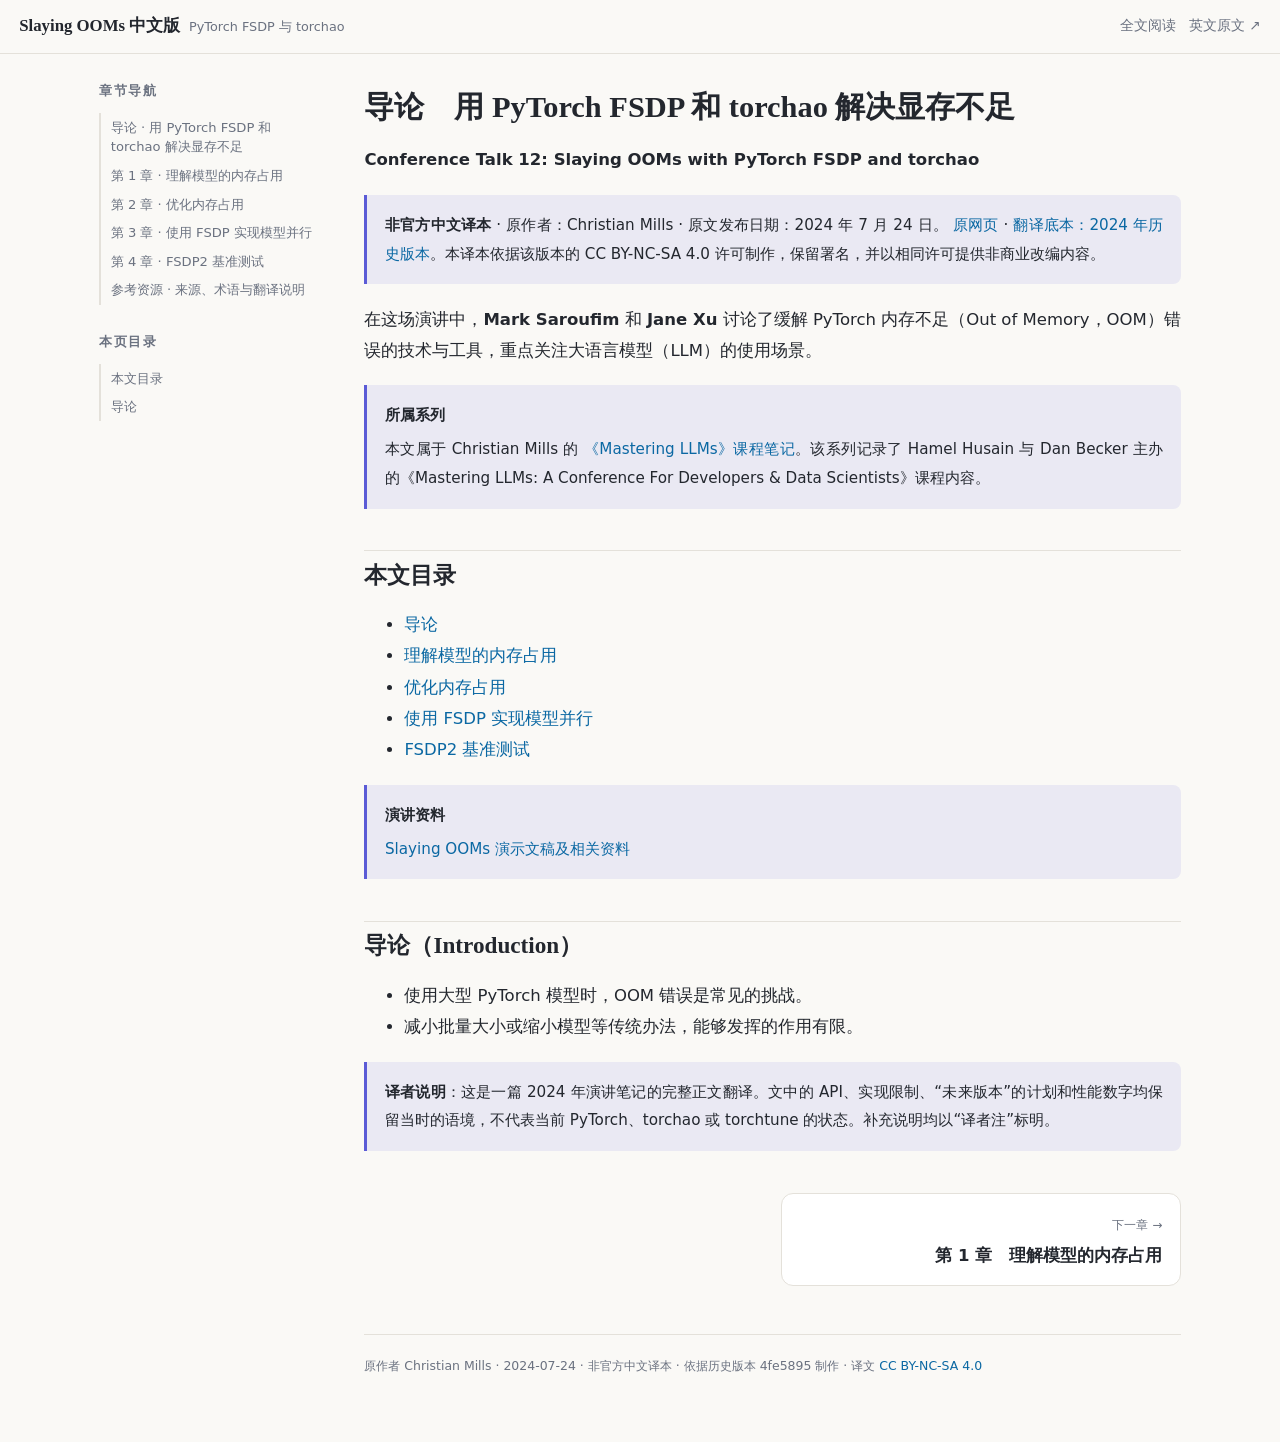
<file: webapp/chapters/ch00.html>
<!DOCTYPE html>
<html lang="zh-Hans">
<head><meta charset="utf-8"><meta name="viewport" content="width=device-width, initial-scale=1">
<title>导论　用 PyTorch FSDP 和 torchao 解决显存不足 — Slaying OOMs 中文版</title>
<link rel="stylesheet" href="../assets/style.css"></head>
<body>
<header class="topbar"><a class="brand" href="../index.html">Slaying OOMs 中文版<span>PyTorch FSDP 与 torchao</span></a>
<nav class="chapnav"><a href="../all.html">全文阅读</a><a href="https://christianjmills.com/posts/mastering-llms-course-notes/conference-talk-012/">英文原文 ↗</a></nav></header>
<div class="layout"><aside class="sidebar"><nav class="toc" id="toc"><h2>章节导航</h2>
<ol class="book-toc"><li><a href="ch00.html">导论 · 用 PyTorch FSDP 和 torchao 解决显存不足</a></li><li><a href="ch01.html">第 1 章 · 理解模型的内存占用</a></li><li><a href="ch02.html">第 2 章 · 优化内存占用</a></li><li><a href="ch03.html">第 3 章 · 使用 FSDP 实现模型并行</a></li><li><a href="ch04.html">第 4 章 · FSDP2 基准测试</a></li><li><a href="references.html">参考资源 · 来源、术语与翻译说明</a></li></ol><h2>本页目录</h2></nav></aside>
<main class="main"><article id="content" class="prose"></article>
<noscript>此页需要 JavaScript 排版。也可直接阅读目录中的完整译文 Markdown 文件。</noscript>
<nav class="pager"><a class="next" href="ch01.html"><span class="dir">下一章 →</span><div class="ttl">第 1 章　理解模型的内存占用</div></a></nav>
<footer class="pagefoot">原作者 Christian Mills · 2024-07-24 · 非官方中文译本 ·
依据历史版本 4fe5895 制作 · 译文 <a href="https://creativecommons.org/licenses/by-nc-sa/4.0/">CC BY-NC-SA 4.0</a></footer></main></div>
<script type="application/json" id="chapter-data">"# 导论　用 PyTorch FSDP 和 torchao 解决显存不足\n\n**Conference Talk 12: Slaying OOMs with PyTorch FSDP and torchao**\n\n> **非官方中文译本** · 原作者：Christian Mills · 原文发布日期：2024 年 7 月 24 日。\n> [原网页](https://christianjmills.com/posts/mastering-llms-course-notes/conference-talk-012/) · [翻译底本：2024 年历史版本](https://github.com/cj-mills/christianjmills/blob/4fe589582bbe57301cd1046764504686f085e64a/posts/mastering-llms-course-notes/conference-talk-012/index.md)。本译本依据该版本的 CC BY-NC-SA 4.0 许可制作，保留署名，并以相同许可提供非商业改编内容。\n\n在这场演讲中，**Mark Saroufim** 和 **Jane Xu** 讨论了缓解 PyTorch 内存不足（Out of Memory，OOM）错误的技术与工具，重点关注大语言模型（LLM）的使用场景。\n\n> **所属系列**\n>\n> 本文属于 Christian Mills 的 [《Mastering LLMs》课程笔记](https://christianjmills.com/series/notes/mastering-llms-course-notes.html)。该系列记录了 Hamel Husain 与 Dan Becker 主办的《Mastering LLMs: A Conference For Developers & Data Scientists》课程内容。\n\n\u003ca id=\"contents\">\u003c/a>\n\n## 本文目录\n\n- [导论](ch00.html#introduction)\n- [理解模型的内存占用](ch01.html#understanding-model-memory)\n- [优化内存占用](ch02.html#optimizing-memory-usage)\n- [使用 FSDP 实现模型并行](ch03.html#model-parallelism-with-fsdp)\n- [FSDP2 基准测试](ch04.html#benchmarking-fsdp2)\n\n> **演讲资料**\n>\n> [Slaying OOMs 演示文稿及相关资料](https://drive.google.com/drive/u/0/folders/1HmGNC4v4L5nXhtdDMVCpUBrme1ELp-2C)\n\n\u003ca id=\"introduction\">\u003c/a>\n\n## 导论（Introduction）\n\n- 使用大型 PyTorch 模型时，OOM 错误是常见的挑战。\n- 减小批量大小或缩小模型等传统办法，能够发挥的作用有限。\n\n> **译者说明**：这是一篇 2024 年演讲笔记的完整正文翻译。文中的 API、实现限制、“未来版本”的计划和性能数字均保留当时的语境，不代表当前 PyTorch、torchao 或 torchtune 的状态。补充说明均以“译者注”标明。\n"</script>
<script src="../assets/marked.min.js"></script><script src="../assets/app.js"></script>
</body></html>
</file>
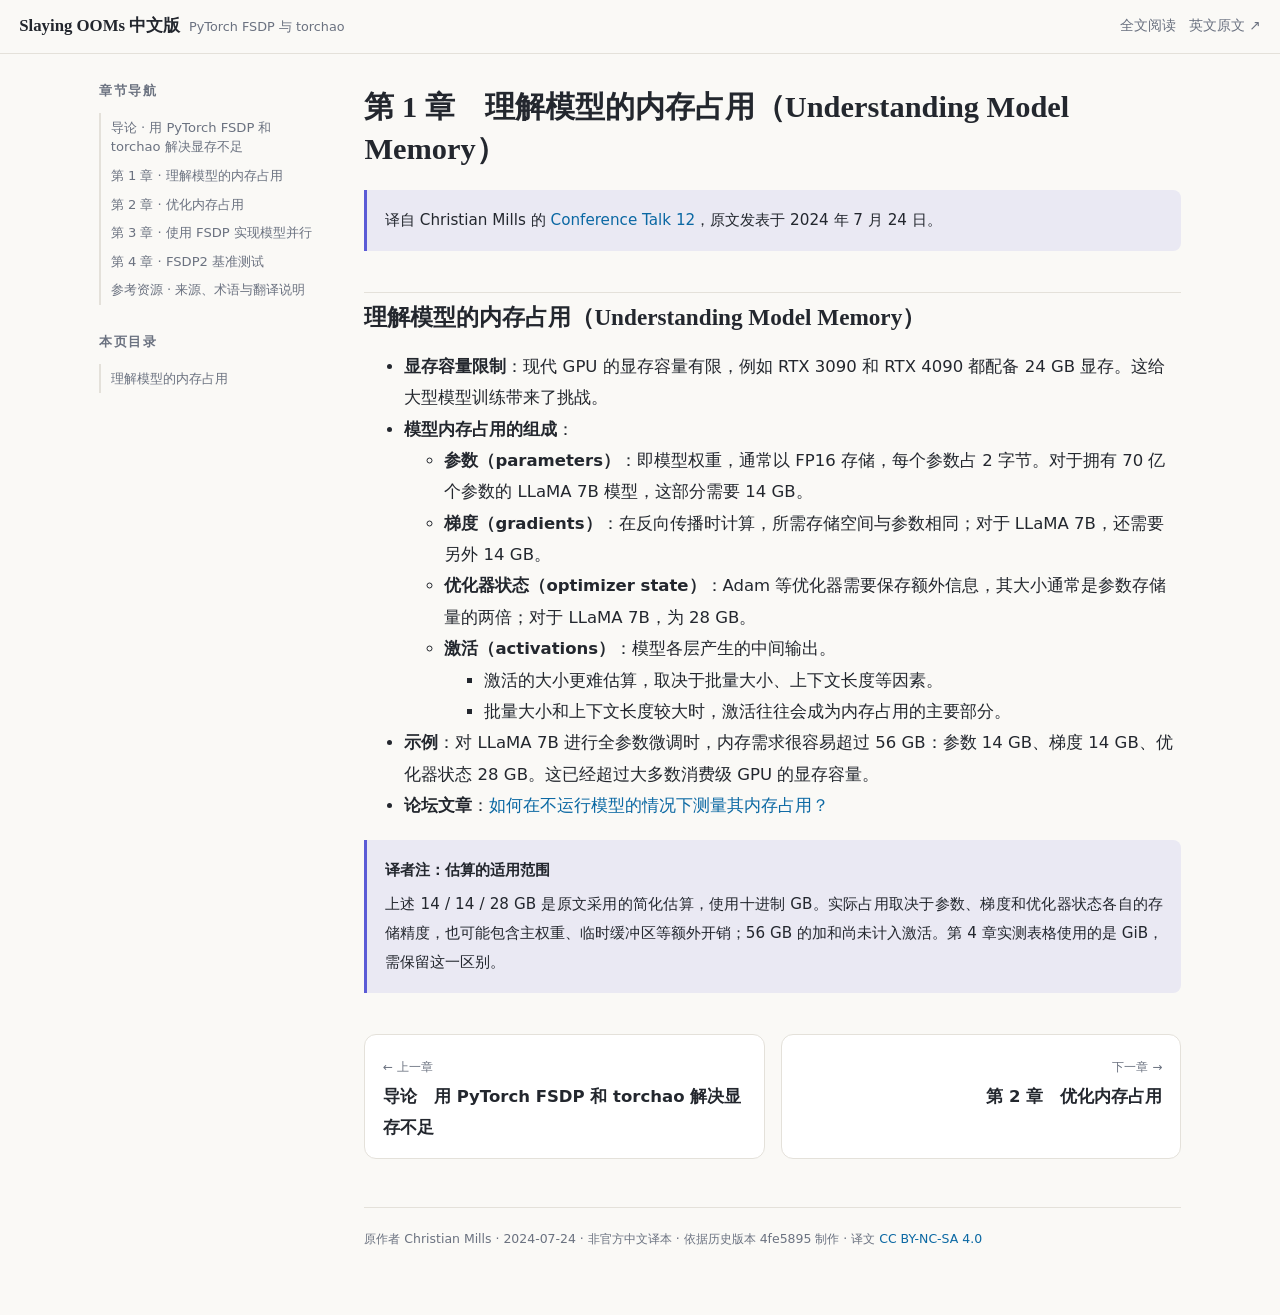
<file: webapp/chapters/ch01.html>
<!DOCTYPE html>
<html lang="zh-Hans">
<head><meta charset="utf-8"><meta name="viewport" content="width=device-width, initial-scale=1">
<title>第 1 章　理解模型的内存占用 — Slaying OOMs 中文版</title>
<link rel="stylesheet" href="../assets/style.css"></head>
<body>
<header class="topbar"><a class="brand" href="../index.html">Slaying OOMs 中文版<span>PyTorch FSDP 与 torchao</span></a>
<nav class="chapnav"><a href="../all.html">全文阅读</a><a href="https://christianjmills.com/posts/mastering-llms-course-notes/conference-talk-012/">英文原文 ↗</a></nav></header>
<div class="layout"><aside class="sidebar"><nav class="toc" id="toc"><h2>章节导航</h2>
<ol class="book-toc"><li><a href="ch00.html">导论 · 用 PyTorch FSDP 和 torchao 解决显存不足</a></li><li><a href="ch01.html">第 1 章 · 理解模型的内存占用</a></li><li><a href="ch02.html">第 2 章 · 优化内存占用</a></li><li><a href="ch03.html">第 3 章 · 使用 FSDP 实现模型并行</a></li><li><a href="ch04.html">第 4 章 · FSDP2 基准测试</a></li><li><a href="references.html">参考资源 · 来源、术语与翻译说明</a></li></ol><h2>本页目录</h2></nav></aside>
<main class="main"><article id="content" class="prose"></article>
<noscript>此页需要 JavaScript 排版。也可直接阅读目录中的完整译文 Markdown 文件。</noscript>
<nav class="pager"><a class="prev" href="ch00.html"><span class="dir">← 上一章</span><div class="ttl">导论　用 PyTorch FSDP 和 torchao 解决显存不足</div></a><a class="next" href="ch02.html"><span class="dir">下一章 →</span><div class="ttl">第 2 章　优化内存占用</div></a></nav>
<footer class="pagefoot">原作者 Christian Mills · 2024-07-24 · 非官方中文译本 ·
依据历史版本 4fe5895 制作 · 译文 <a href="https://creativecommons.org/licenses/by-nc-sa/4.0/">CC BY-NC-SA 4.0</a></footer></main></div>
<script type="application/json" id="chapter-data">"# 第 1 章　理解模型的内存占用（Understanding Model Memory）\n\n> 译自 Christian Mills 的 [Conference Talk 12](https://christianjmills.com/posts/mastering-llms-course-notes/conference-talk-012/#understanding-model-memory)，原文发表于 2024 年 7 月 24 日。\n\n\u003ca id=\"understanding-model-memory\">\u003c/a>\n\n## 理解模型的内存占用（Understanding Model Memory）\n\n- **显存容量限制**：现代 GPU 的显存容量有限，例如 RTX 3090 和 RTX 4090 都配备 24 GB 显存。这给大型模型训练带来了挑战。\n- **模型内存占用的组成**：\n  - **参数（parameters）**：即模型权重，通常以 FP16 存储，每个参数占 2 字节。对于拥有 70 亿个参数的 LLaMA 7B 模型，这部分需要 14 GB。\n  - **梯度（gradients）**：在反向传播时计算，所需存储空间与参数相同；对于 LLaMA 7B，还需要另外 14 GB。\n  - **优化器状态（optimizer state）**：Adam 等优化器需要保存额外信息，其大小通常是参数存储量的两倍；对于 LLaMA 7B，为 28 GB。\n  - **激活（activations）**：模型各层产生的中间输出。\n    - 激活的大小更难估算，取决于批量大小、上下文长度等因素。\n    - 批量大小和上下文长度较大时，激活往往会成为内存占用的主要部分。\n- **示例**：对 LLaMA 7B 进行全参数微调时，内存需求很容易超过 56 GB：参数 14 GB、梯度 14 GB、优化器状态 28 GB。这已经超过大多数消费级 GPU 的显存容量。\n- **论坛文章**：[如何在不运行模型的情况下测量其内存占用？](https://dev-discuss.pytorch.org/t/how-to-measure-memory-usage-from-your-model-without-running-it/2024/1)\n\n> **译者注：估算的适用范围**\n>\n> 上述 14 / 14 / 28 GB 是原文采用的简化估算，使用十进制 GB。实际占用取决于参数、梯度和优化器状态各自的存储精度，也可能包含主权重、临时缓冲区等额外开销；56 GB 的加和尚未计入激活。第 4 章实测表格使用的是 GiB，需保留这一区别。\n"</script>
<script src="../assets/marked.min.js"></script><script src="../assets/app.js"></script>
</body></html>
</file>
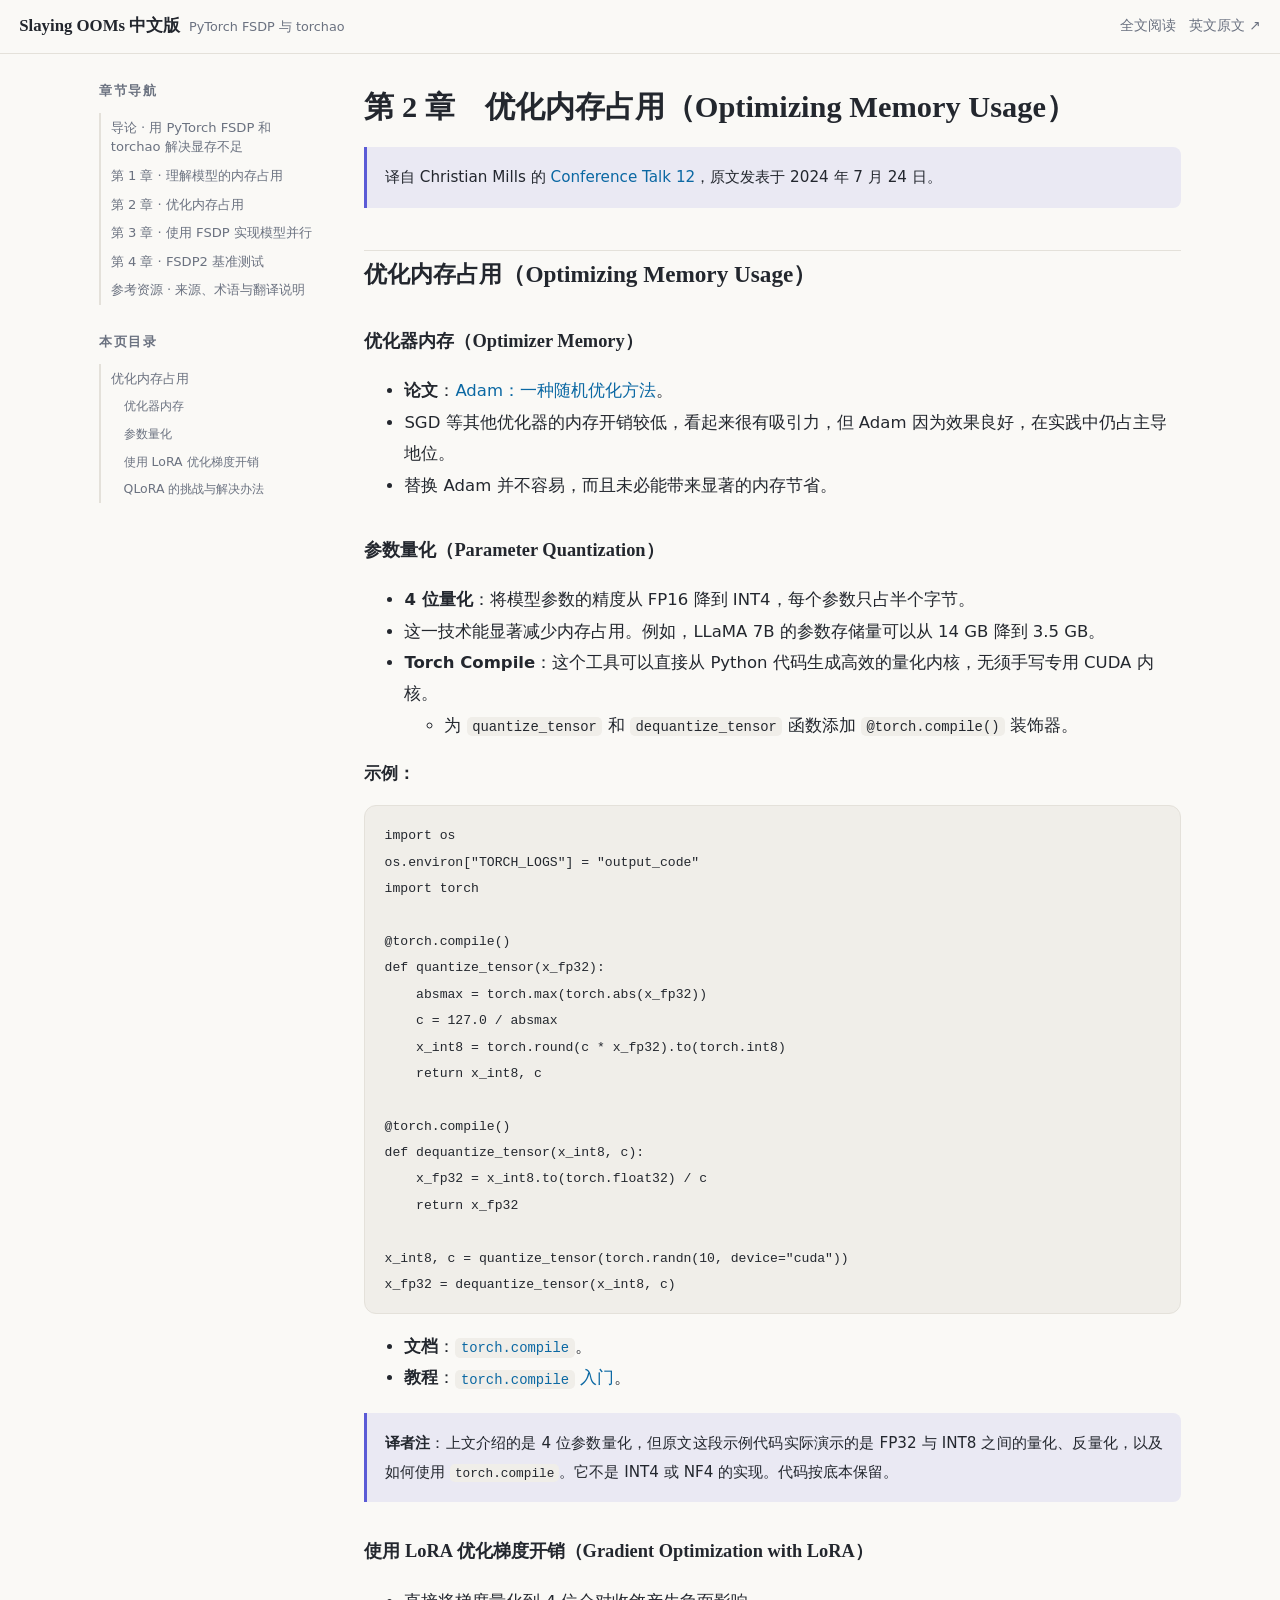
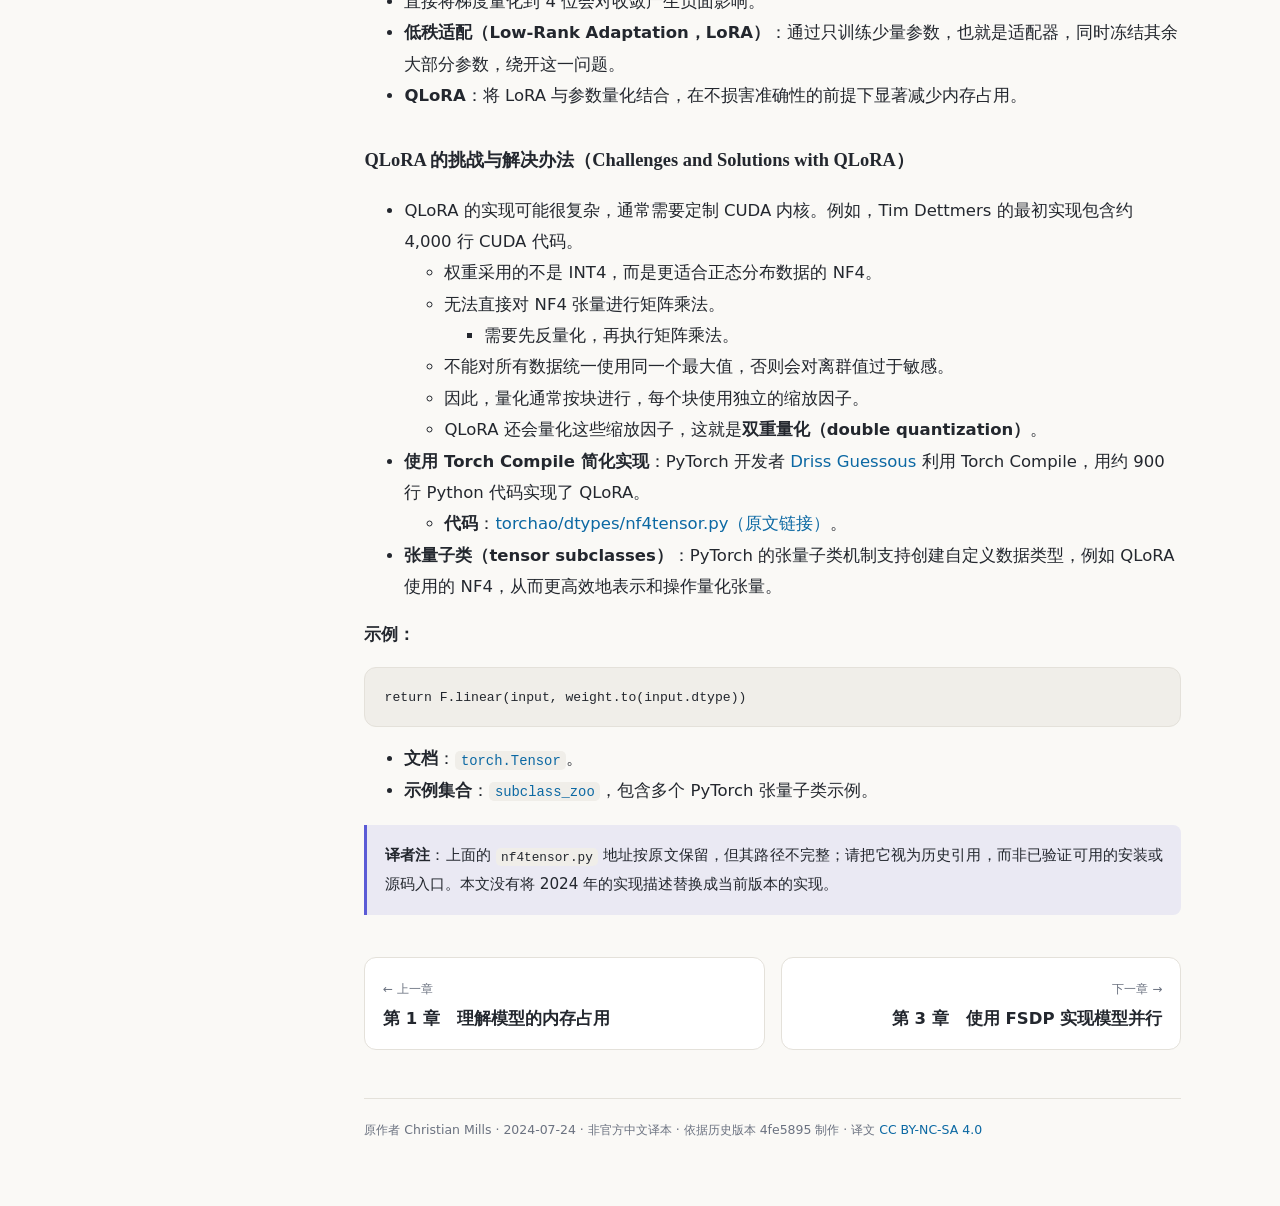
<file: webapp/chapters/ch02.html>
<!DOCTYPE html>
<html lang="zh-Hans">
<head><meta charset="utf-8"><meta name="viewport" content="width=device-width, initial-scale=1">
<title>第 2 章　优化内存占用 — Slaying OOMs 中文版</title>
<link rel="stylesheet" href="../assets/style.css"></head>
<body>
<header class="topbar"><a class="brand" href="../index.html">Slaying OOMs 中文版<span>PyTorch FSDP 与 torchao</span></a>
<nav class="chapnav"><a href="../all.html">全文阅读</a><a href="https://christianjmills.com/posts/mastering-llms-course-notes/conference-talk-012/">英文原文 ↗</a></nav></header>
<div class="layout"><aside class="sidebar"><nav class="toc" id="toc"><h2>章节导航</h2>
<ol class="book-toc"><li><a href="ch00.html">导论 · 用 PyTorch FSDP 和 torchao 解决显存不足</a></li><li><a href="ch01.html">第 1 章 · 理解模型的内存占用</a></li><li><a href="ch02.html">第 2 章 · 优化内存占用</a></li><li><a href="ch03.html">第 3 章 · 使用 FSDP 实现模型并行</a></li><li><a href="ch04.html">第 4 章 · FSDP2 基准测试</a></li><li><a href="references.html">参考资源 · 来源、术语与翻译说明</a></li></ol><h2>本页目录</h2></nav></aside>
<main class="main"><article id="content" class="prose"></article>
<noscript>此页需要 JavaScript 排版。也可直接阅读目录中的完整译文 Markdown 文件。</noscript>
<nav class="pager"><a class="prev" href="ch01.html"><span class="dir">← 上一章</span><div class="ttl">第 1 章　理解模型的内存占用</div></a><a class="next" href="ch03.html"><span class="dir">下一章 →</span><div class="ttl">第 3 章　使用 FSDP 实现模型并行</div></a></nav>
<footer class="pagefoot">原作者 Christian Mills · 2024-07-24 · 非官方中文译本 ·
依据历史版本 4fe5895 制作 · 译文 <a href="https://creativecommons.org/licenses/by-nc-sa/4.0/">CC BY-NC-SA 4.0</a></footer></main></div>
<script type="application/json" id="chapter-data">"# 第 2 章　优化内存占用（Optimizing Memory Usage）\n\n> 译自 Christian Mills 的 [Conference Talk 12](https://christianjmills.com/posts/mastering-llms-course-notes/conference-talk-012/#optimizing-memory-usage)，原文发表于 2024 年 7 月 24 日。\n\n\u003ca id=\"optimizing-memory-usage\">\u003c/a>\n\n## 优化内存占用（Optimizing Memory Usage）\n\n\u003ca id=\"optimizer-memory\">\u003c/a>\n\n### 优化器内存（Optimizer Memory）\n\n- **论文**：[Adam：一种随机优化方法](https://arxiv.org/abs/1412.6980)。\n- SGD 等其他优化器的内存开销较低，看起来很有吸引力，但 Adam 因为效果良好，在实践中仍占主导地位。\n- 替换 Adam 并不容易，而且未必能带来显著的内存节省。\n\n\u003ca id=\"parameter-quantization\">\u003c/a>\n\n### 参数量化（Parameter Quantization）\n\n- **4 位量化**：将模型参数的精度从 FP16 降到 INT4，每个参数只占半个字节。\n- 这一技术能显著减少内存占用。例如，LLaMA 7B 的参数存储量可以从 14 GB 降到 3.5 GB。\n- **Torch Compile**：这个工具可以直接从 Python 代码生成高效的量化内核，无须手写专用 CUDA 内核。\n  - 为 `quantize_tensor` 和 `dequantize_tensor` 函数添加 `@torch.compile()` 装饰器。\n\n**示例：**\n\n```python\nimport os\nos.environ[\"TORCH_LOGS\"] = \"output_code\"\nimport torch\n\n@torch.compile()\ndef quantize_tensor(x_fp32):\n    absmax = torch.max(torch.abs(x_fp32))\n    c = 127.0 / absmax\n    x_int8 = torch.round(c * x_fp32).to(torch.int8)\n    return x_int8, c\n\n@torch.compile()\ndef dequantize_tensor(x_int8, c):\n    x_fp32 = x_int8.to(torch.float32) / c\n    return x_fp32\n\nx_int8, c = quantize_tensor(torch.randn(10, device=\"cuda\"))\nx_fp32 = dequantize_tensor(x_int8, c)\n```\n\n- **文档**：[`torch.compile`](https://pytorch.org/docs/stable/generated/torch.compile.html)。\n- **教程**：[`torch.compile` 入门](https://pytorch.org/tutorials/intermediate/torch_compile_tutorial.html)。\n\n> **译者注**：上文介绍的是 4 位参数量化，但原文这段示例代码实际演示的是 FP32 与 INT8 之间的量化、反量化，以及如何使用 `torch.compile`。它不是 INT4 或 NF4 的实现。代码按底本保留。\n\n\u003ca id=\"gradient-optimization-with-lora\">\u003c/a>\n\n### 使用 LoRA 优化梯度开销（Gradient Optimization with LoRA）\n\n- 直接将梯度量化到 4 位会对收敛产生负面影响。\n- **低秩适配（Low-Rank Adaptation，LoRA）**：通过只训练少量参数，也就是适配器，同时冻结其余大部分参数，绕开这一问题。\n- **QLoRA**：将 LoRA 与参数量化结合，在不损害准确性的前提下显著减少内存占用。\n\n\u003ca id=\"challenges-and-solutions-with-qlora\">\u003c/a>\n\n### QLoRA 的挑战与解决办法（Challenges and Solutions with QLoRA）\n\n- QLoRA 的实现可能很复杂，通常需要定制 CUDA 内核。例如，Tim Dettmers 的最初实现包含约 4,000 行 CUDA 代码。\n  - 权重采用的不是 INT4，而是更适合正态分布数据的 NF4。\n  - 无法直接对 NF4 张量进行矩阵乘法。\n    - 需要先反量化，再执行矩阵乘法。\n  - 不能对所有数据统一使用同一个最大值，否则会对离群值过于敏感。\n  - 因此，量化通常按块进行，每个块使用独立的缩放因子。\n  - QLoRA 还会量化这些缩放因子，这就是**双重量化（double quantization）**。\n- **使用 Torch Compile 简化实现**：PyTorch 开发者 [Driss Guessous](https://github.com/drisspg) 利用 Torch Compile，用约 900 行 Python 代码实现了 QLoRA。\n  - **代码**：[torchao/dtypes/nf4tensor.py（原文链接）](https://www.github.com/torchao/dtypes/nf4tensor.py)。\n- **张量子类（tensor subclasses）**：PyTorch 的张量子类机制支持创建自定义数据类型，例如 QLoRA 使用的 NF4，从而更高效地表示和操作量化张量。\n\n**示例：**\n\n```python\nreturn F.linear(input, weight.to(input.dtype))\n```\n\n- **文档**：[`torch.Tensor`](https://pytorch.org/docs/stable/tensors.html)。\n- **示例集合**：[`subclass_zoo`](https://github.com/albanD/subclass_zoo/)，包含多个 PyTorch 张量子类示例。\n\n> **译者注**：上面的 `nf4tensor.py` 地址按原文保留，但其路径不完整；请把它视为历史引用，而非已验证可用的安装或源码入口。本文没有将 2024 年的实现描述替换成当前版本的实现。\n"</script>
<script src="../assets/marked.min.js"></script><script src="../assets/app.js"></script>
</body></html>
</file>
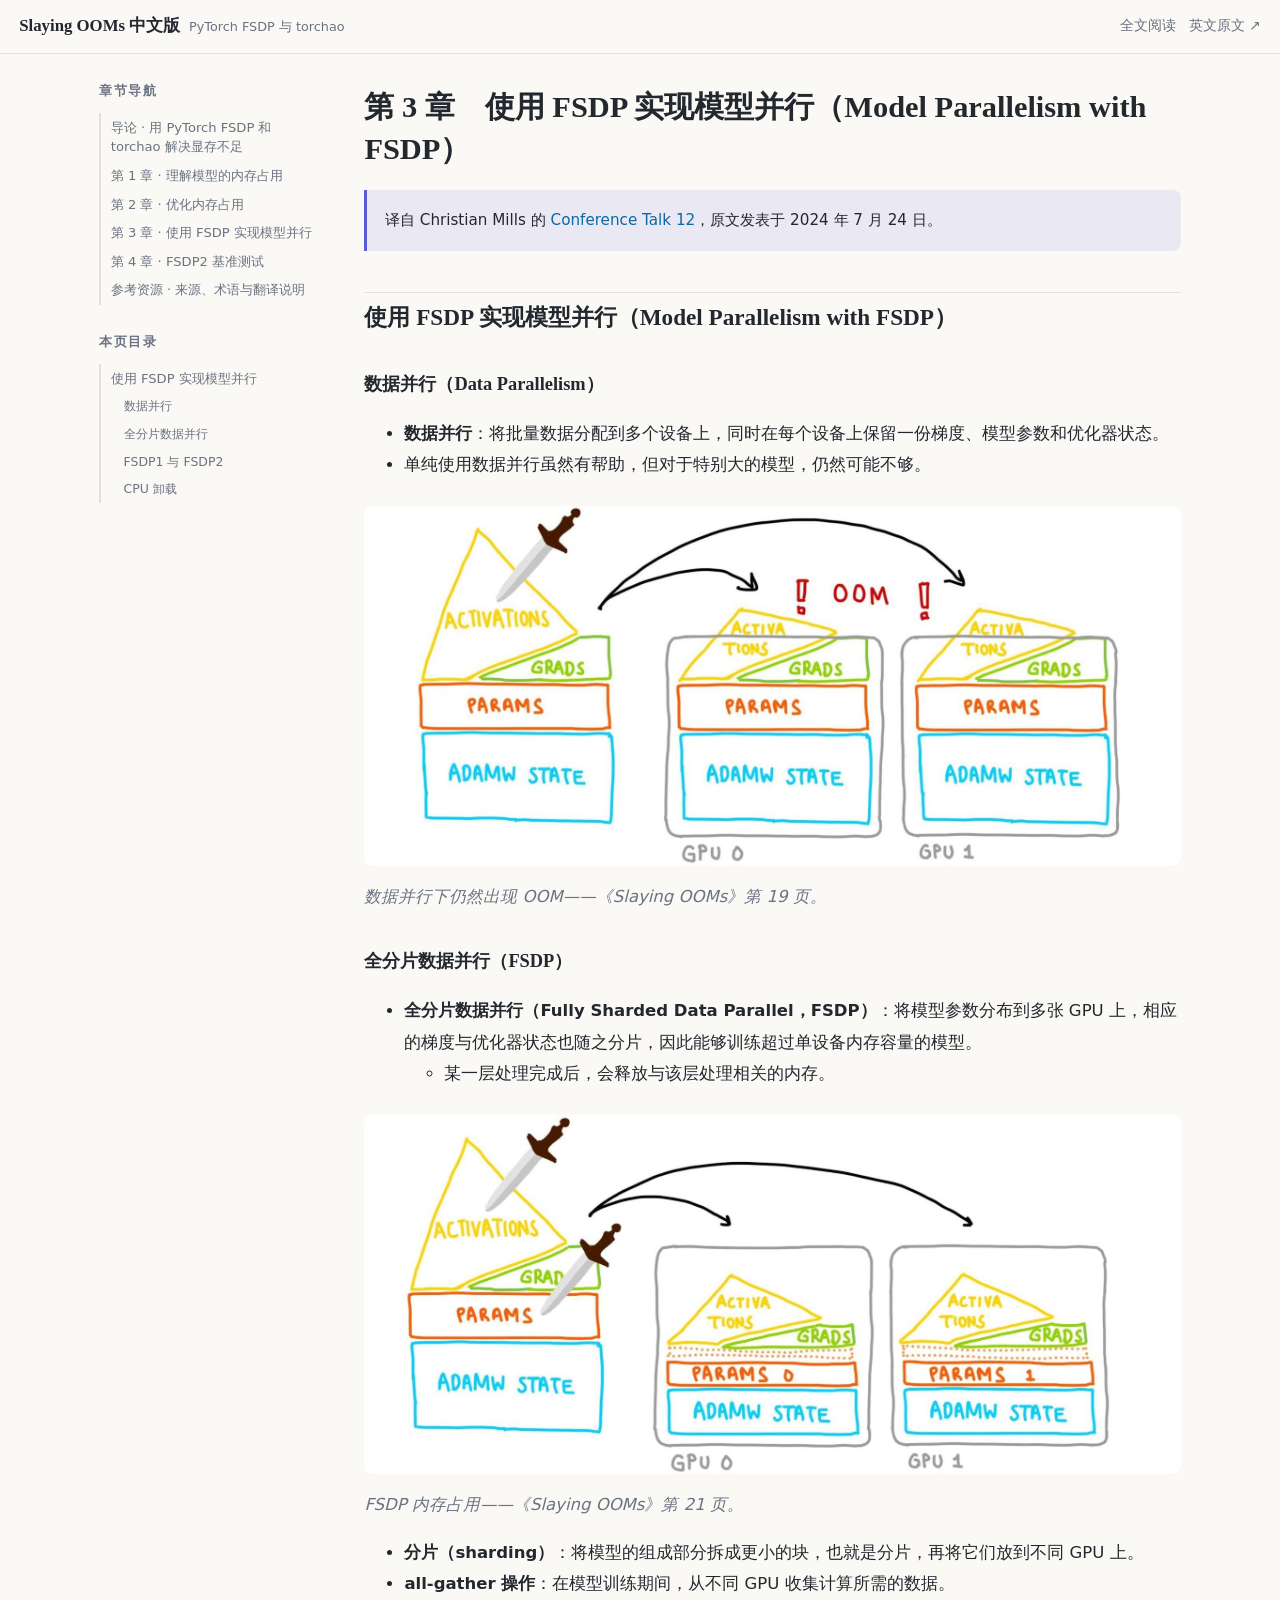
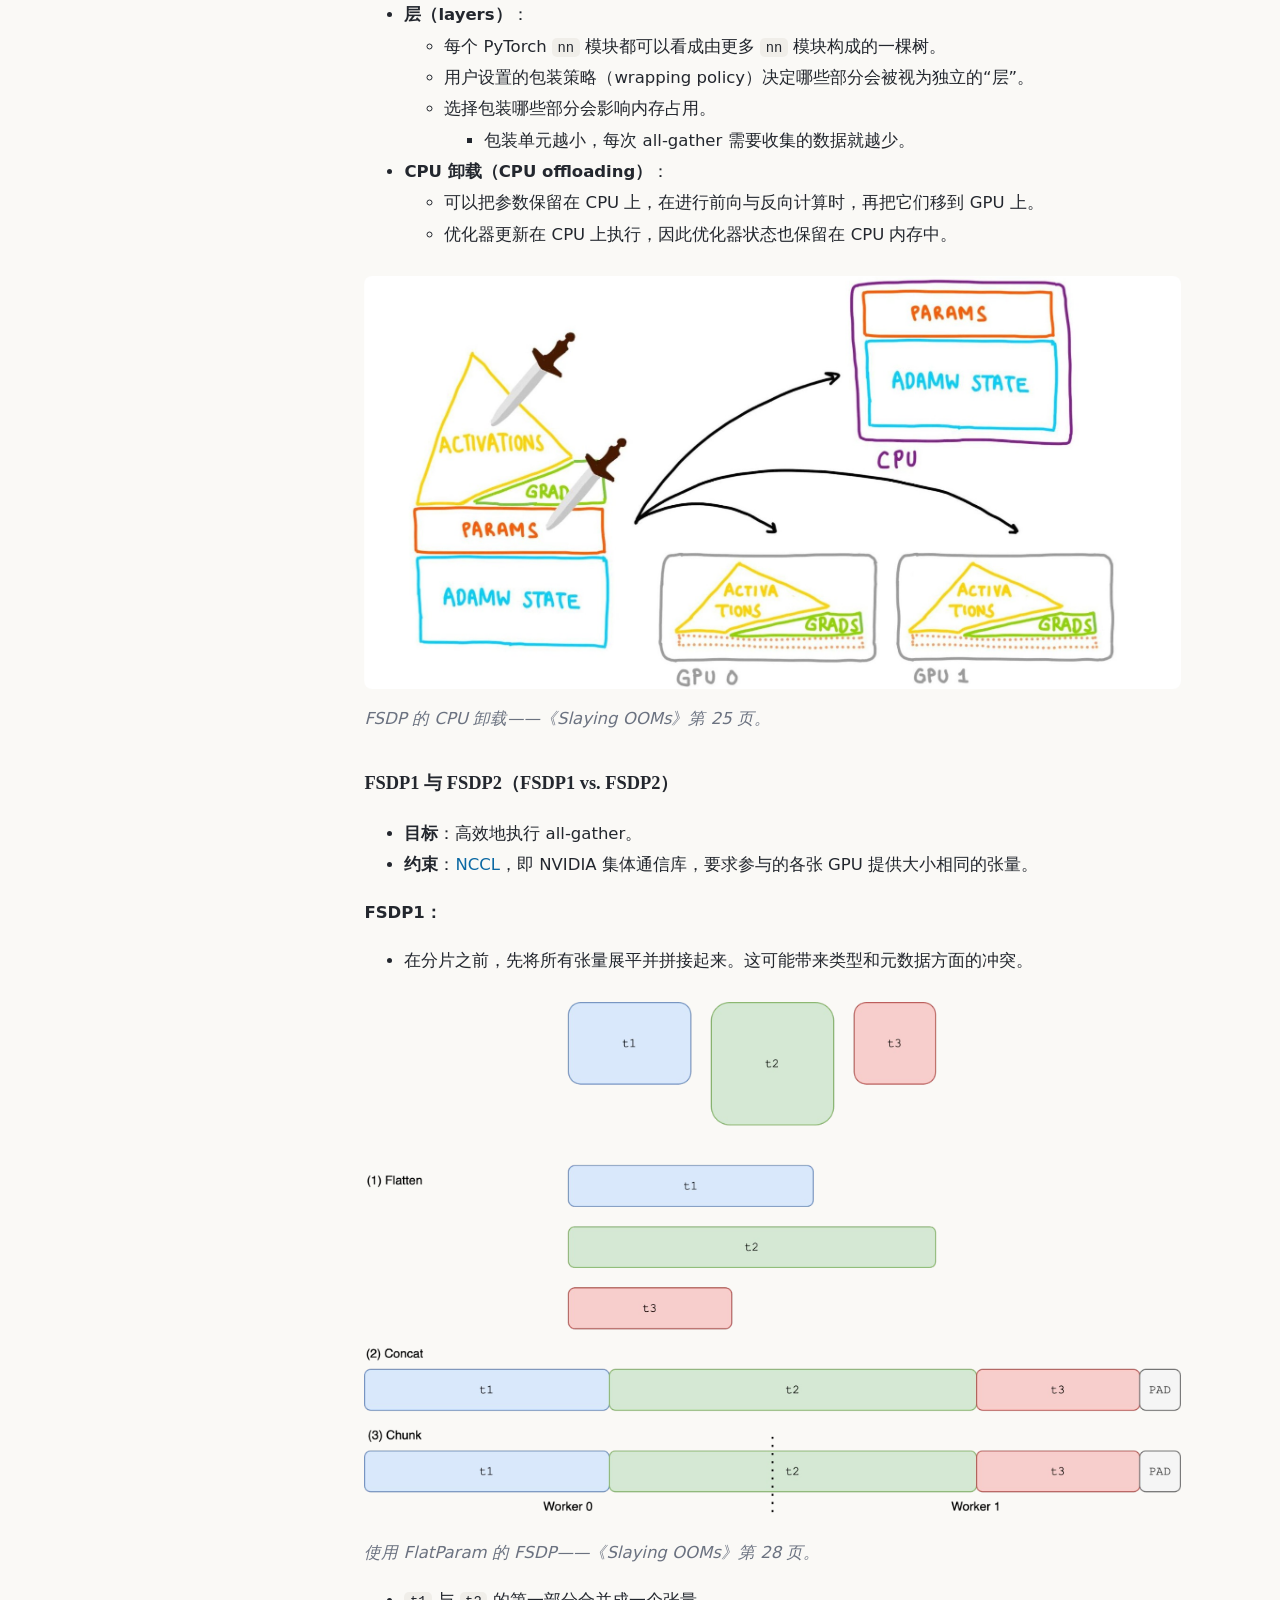
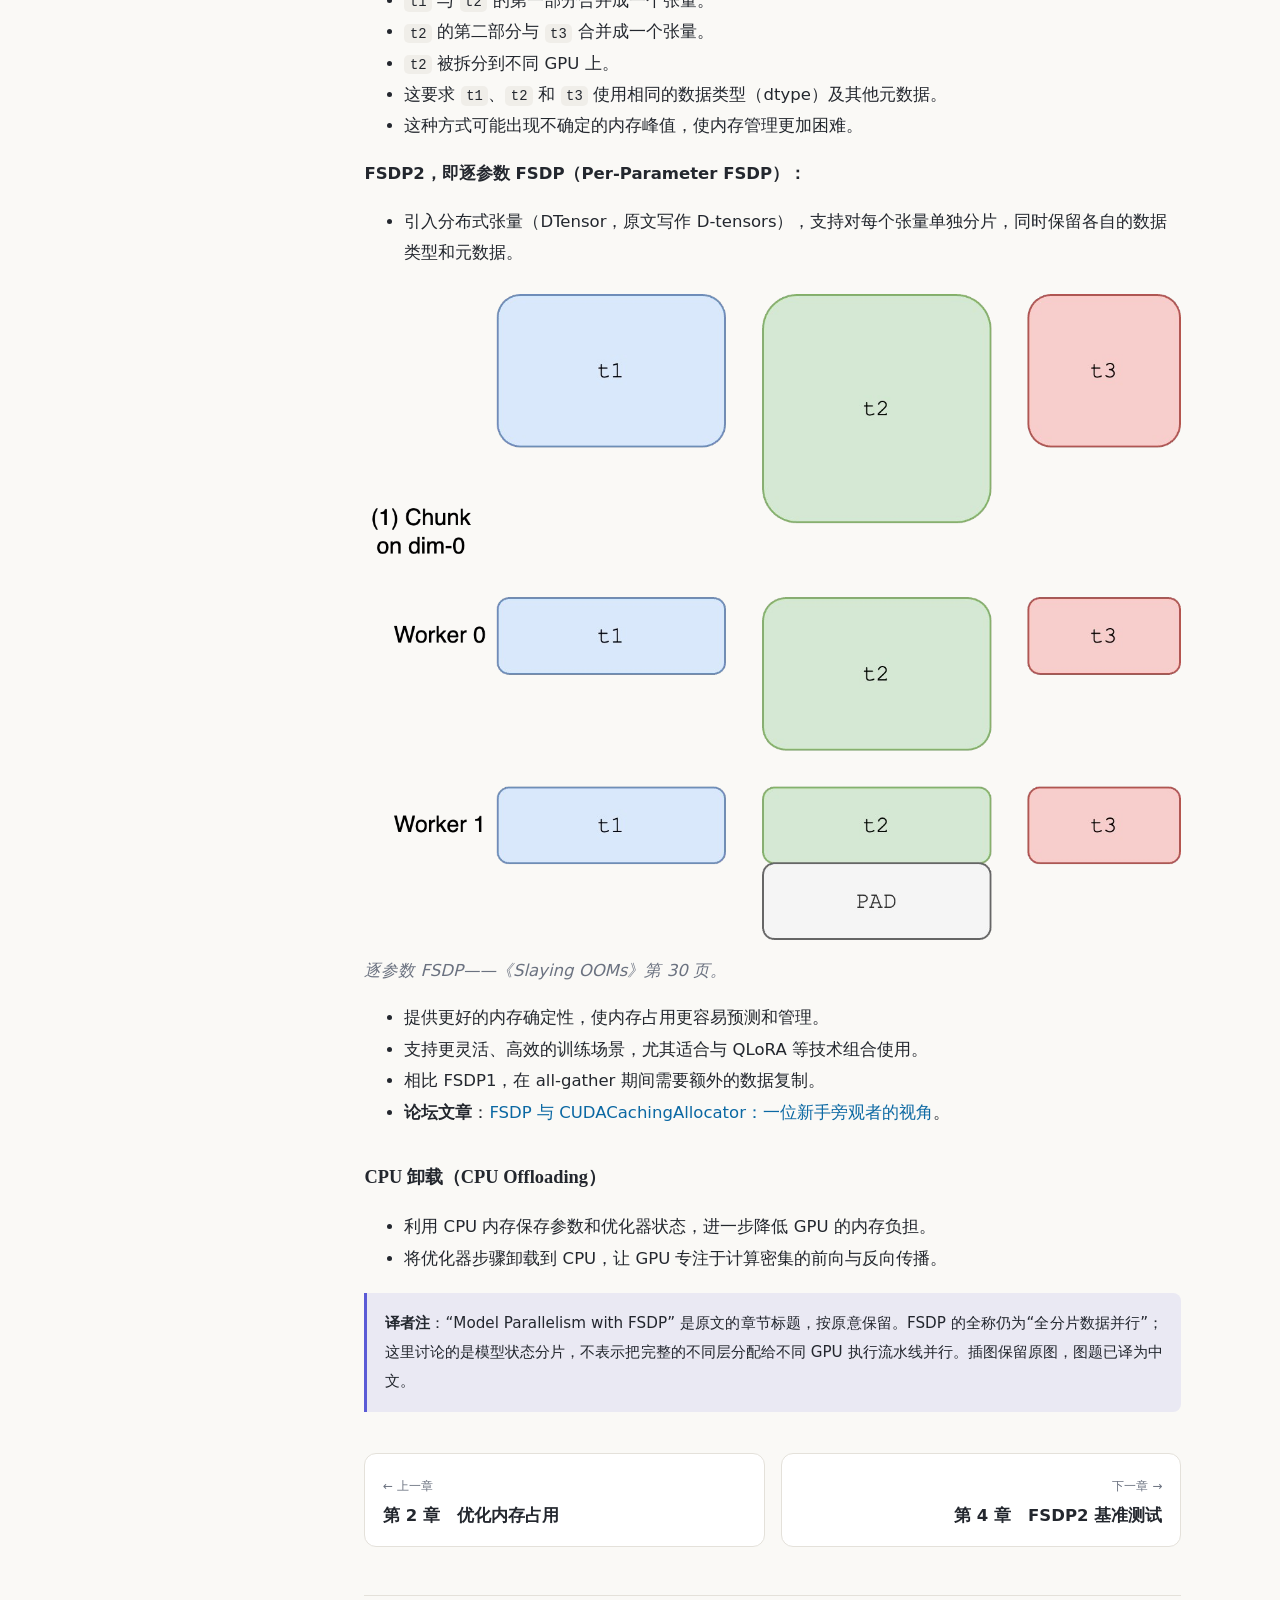
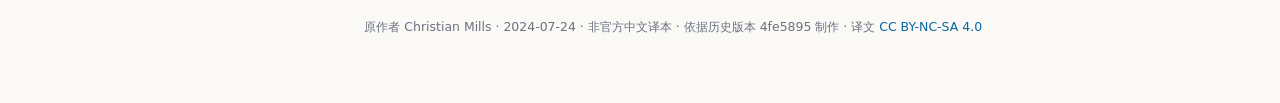
<file: webapp/chapters/ch03.html>
<!DOCTYPE html>
<html lang="zh-Hans">
<head><meta charset="utf-8"><meta name="viewport" content="width=device-width, initial-scale=1">
<title>第 3 章　使用 FSDP 实现模型并行 — Slaying OOMs 中文版</title>
<link rel="stylesheet" href="../assets/style.css"></head>
<body>
<header class="topbar"><a class="brand" href="../index.html">Slaying OOMs 中文版<span>PyTorch FSDP 与 torchao</span></a>
<nav class="chapnav"><a href="../all.html">全文阅读</a><a href="https://christianjmills.com/posts/mastering-llms-course-notes/conference-talk-012/">英文原文 ↗</a></nav></header>
<div class="layout"><aside class="sidebar"><nav class="toc" id="toc"><h2>章节导航</h2>
<ol class="book-toc"><li><a href="ch00.html">导论 · 用 PyTorch FSDP 和 torchao 解决显存不足</a></li><li><a href="ch01.html">第 1 章 · 理解模型的内存占用</a></li><li><a href="ch02.html">第 2 章 · 优化内存占用</a></li><li><a href="ch03.html">第 3 章 · 使用 FSDP 实现模型并行</a></li><li><a href="ch04.html">第 4 章 · FSDP2 基准测试</a></li><li><a href="references.html">参考资源 · 来源、术语与翻译说明</a></li></ol><h2>本页目录</h2></nav></aside>
<main class="main"><article id="content" class="prose"></article>
<noscript>此页需要 JavaScript 排版。也可直接阅读目录中的完整译文 Markdown 文件。</noscript>
<nav class="pager"><a class="prev" href="ch02.html"><span class="dir">← 上一章</span><div class="ttl">第 2 章　优化内存占用</div></a><a class="next" href="ch04.html"><span class="dir">下一章 →</span><div class="ttl">第 4 章　FSDP2 基准测试</div></a></nav>
<footer class="pagefoot">原作者 Christian Mills · 2024-07-24 · 非官方中文译本 ·
依据历史版本 4fe5895 制作 · 译文 <a href="https://creativecommons.org/licenses/by-nc-sa/4.0/">CC BY-NC-SA 4.0</a></footer></main></div>
<script type="application/json" id="chapter-data">"# 第 3 章　使用 FSDP 实现模型并行（Model Parallelism with FSDP）\n\n> 译自 Christian Mills 的 [Conference Talk 12](https://christianjmills.com/posts/mastering-llms-course-notes/conference-talk-012/#model-parallelism-with-fsdp)，原文发表于 2024 年 7 月 24 日。\n\n\u003ca id=\"model-parallelism-with-fsdp\">\u003c/a>\n\n## 使用 FSDP 实现模型并行（Model Parallelism with FSDP）\n\n\u003ca id=\"data-parallism\">\u003c/a>\n\n### 数据并行（Data Parallelism）\n\n- **数据并行**：将批量数据分配到多个设备上，同时在每个设备上保留一份梯度、模型参数和优化器状态。\n- 单纯使用数据并行虽然有帮助，但对于特别大的模型，仍然可能不够。\n\n![数据并行下仍然出现 OOM——《Slaying OOMs》第 19 页](../assets/images/oom-with-data-parallelism.png)\n\n*数据并行下仍然出现 OOM——《Slaying OOMs》第 19 页。*\n\n\u003ca id=\"fsdp\">\u003c/a>\n\n### 全分片数据并行（FSDP）\n\n- **全分片数据并行（Fully Sharded Data Parallel，FSDP）**：将模型参数分布到多张 GPU 上，相应的梯度与优化器状态也随之分片，因此能够训练超过单设备内存容量的模型。\n  - 某一层处理完成后，会释放与该层处理相关的内存。\n\n![FSDP 内存占用——《Slaying OOMs》第 21 页](../assets/images/fsdp-memory-step.png)\n\n*FSDP 内存占用——《Slaying OOMs》第 21 页。*\n\n- **分片（sharding）**：将模型的组成部分拆成更小的块，也就是分片，再将它们放到不同 GPU 上。\n- **all-gather 操作**：在模型训练期间，从不同 GPU 收集计算所需的数据。\n- **层（layers）**：\n  - 每个 PyTorch `nn` 模块都可以看成由更多 `nn` 模块构成的一棵树。\n  - 用户设置的包装策略（wrapping policy）决定哪些部分会被视为独立的“层”。\n  - 选择包装哪些部分会影响内存占用。\n    - 包装单元越小，每次 all-gather 需要收集的数据就越少。\n- **CPU 卸载（CPU offloading）**：\n  - 可以把参数保留在 CPU 上，在进行前向与反向计算时，再把它们移到 GPU 上。\n  - 优化器更新在 CPU 上执行，因此优化器状态也保留在 CPU 内存中。\n\n![FSDP 的 CPU 卸载——《Slaying OOMs》第 25 页](../assets/images/fsdp-memory-step-cpu-offloading.png)\n\n*FSDP 的 CPU 卸载——《Slaying OOMs》第 25 页。*\n\n\u003ca id=\"fsdp1-vs.-fsdp2\">\u003c/a>\n\n### FSDP1 与 FSDP2（FSDP1 vs. FSDP2）\n\n- **目标**：高效地执行 all-gather。\n- **约束**：[NCCL](https://developer.nvidia.com/nccl)，即 NVIDIA 集体通信库，要求参与的各张 GPU 提供大小相同的张量。\n\n**FSDP1：**\n\n- 在分片之前，先将所有张量展平并拼接起来。这可能带来类型和元数据方面的冲突。\n\n![使用 FlatParam 的 FSDP——《Slaying OOMs》第 28 页](../assets/images/flatparam-fsdp-1.png)\n\n*使用 FlatParam 的 FSDP——《Slaying OOMs》第 28 页。*\n\n- `t1` 与 `t2` 的第一部分合并成一个张量。\n- `t2` 的第二部分与 `t3` 合并成一个张量。\n- `t2` 被拆分到不同 GPU 上。\n- 这要求 `t1`、`t2` 和 `t3` 使用相同的数据类型（dtype）及其他元数据。\n- 这种方式可能出现不确定的内存峰值，使内存管理更加困难。\n\n**FSDP2，即逐参数 FSDP（Per-Parameter FSDP）：**\n\n- 引入分布式张量（DTensor，原文写作 D-tensors），支持对每个张量单独分片，同时保留各自的数据类型和元数据。\n\n![逐参数 FSDP——《Slaying OOMs》第 30 页](../assets/images/per-parameter-fsdp-2.png)\n\n*逐参数 FSDP——《Slaying OOMs》第 30 页。*\n\n- 提供更好的内存确定性，使内存占用更容易预测和管理。\n- 支持更灵活、高效的训练场景，尤其适合与 QLoRA 等技术组合使用。\n- 相比 FSDP1，在 all-gather 期间需要额外的数据复制。\n- **论坛文章**：[FSDP 与 CUDACachingAllocator：一位新手旁观者的视角](https://dev-discuss.pytorch.org/t/fsdp-cudacachingallocator-an-outsider-newb-perspective/1486/1)。\n\n\u003ca id=\"cpu-offloading\">\u003c/a>\n\n### CPU 卸载（CPU Offloading）\n\n- 利用 CPU 内存保存参数和优化器状态，进一步降低 GPU 的内存负担。\n- 将优化器步骤卸载到 CPU，让 GPU 专注于计算密集的前向与反向传播。\n\n> **译者注**：“Model Parallelism with FSDP” 是原文的章节标题，按原意保留。FSDP 的全称仍为“全分片数据并行”；这里讨论的是模型状态分片，不表示把完整的不同层分配给不同 GPU 执行流水线并行。插图保留原图，图题已译为中文。\n"</script>
<script src="../assets/marked.min.js"></script><script src="../assets/app.js"></script>
</body></html>
</file>
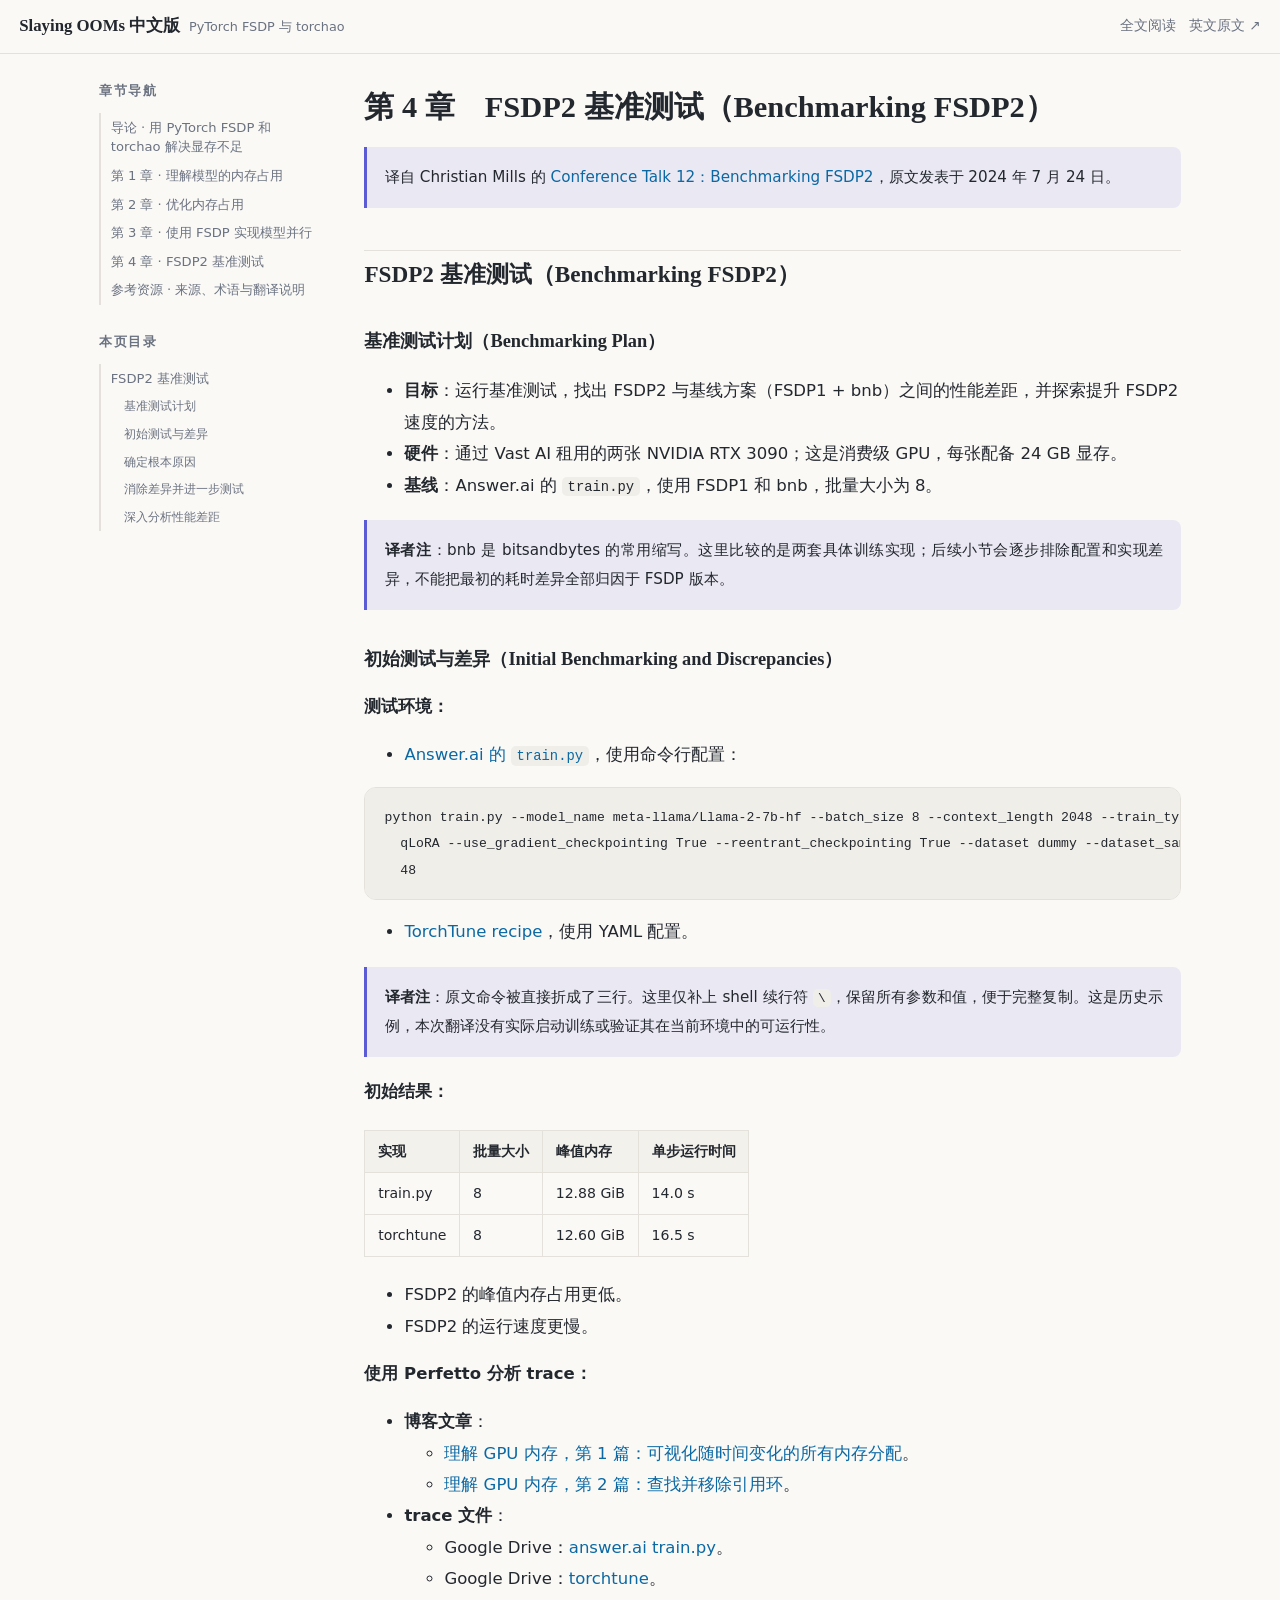
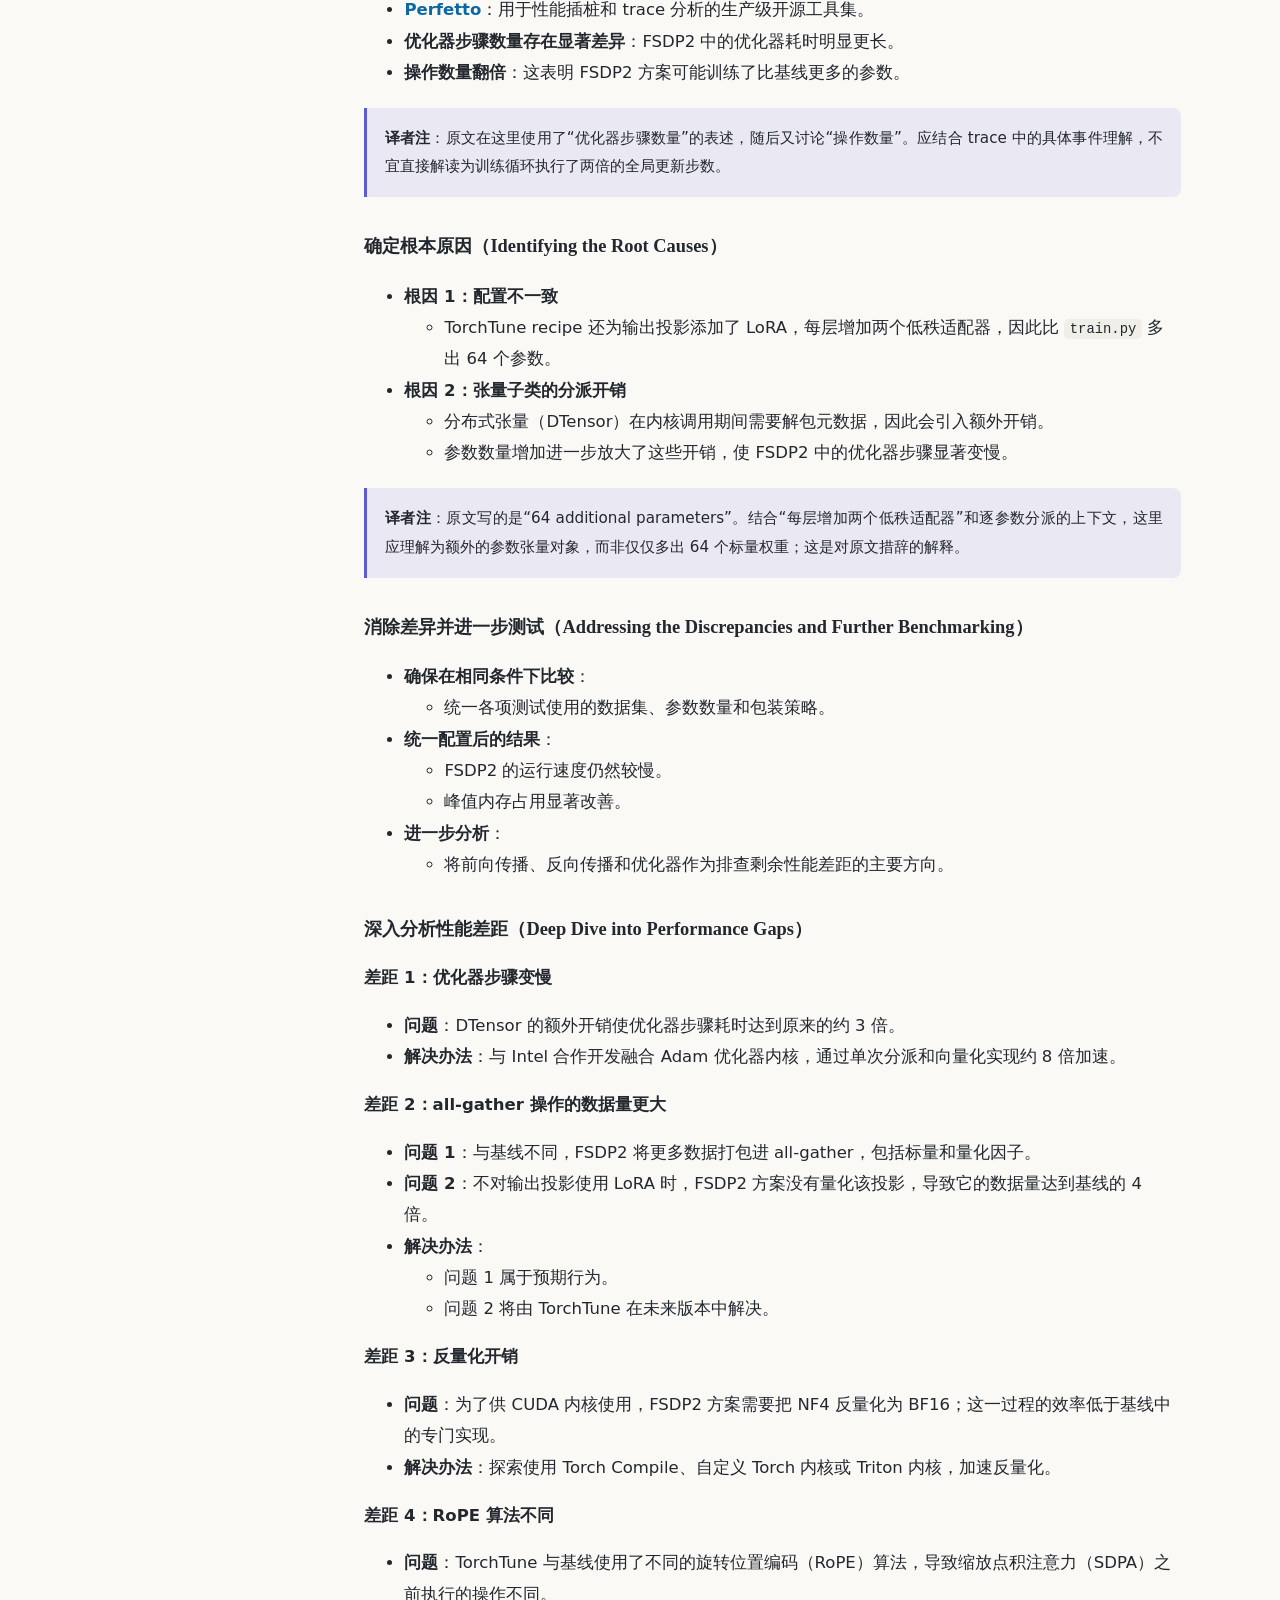
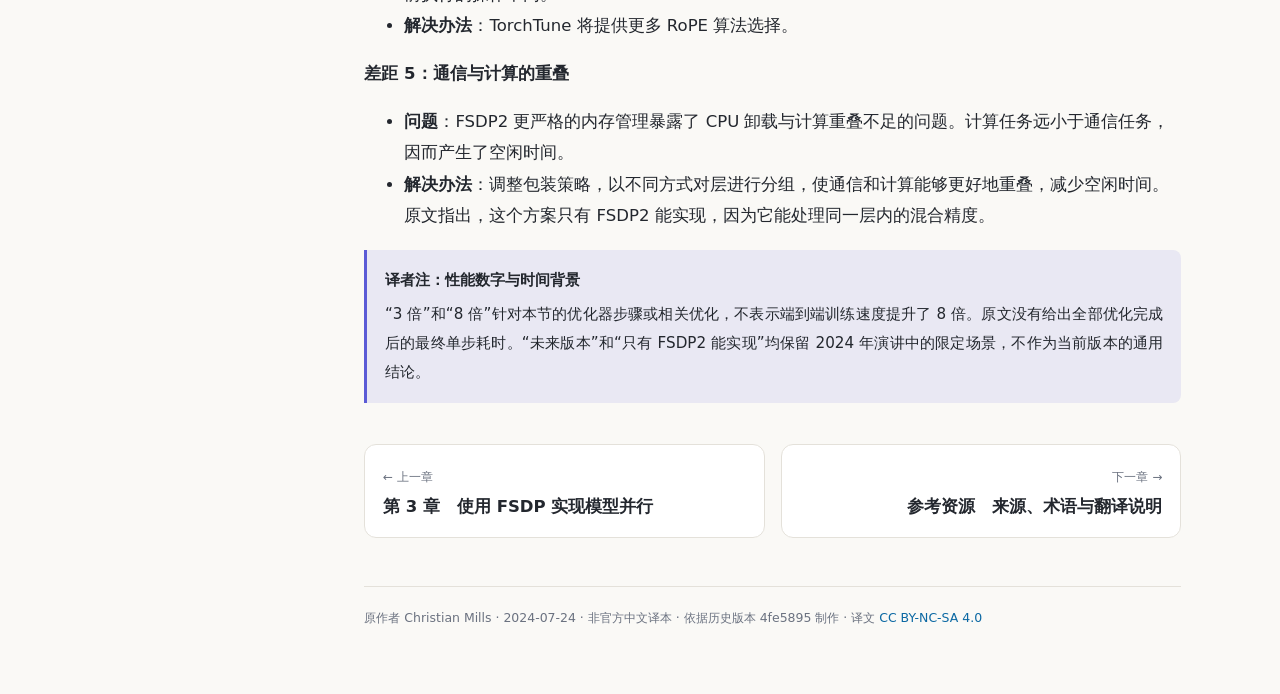
<file: webapp/chapters/ch04.html>
<!DOCTYPE html>
<html lang="zh-Hans">
<head><meta charset="utf-8"><meta name="viewport" content="width=device-width, initial-scale=1">
<title>第 4 章　FSDP2 基准测试 — Slaying OOMs 中文版</title>
<link rel="stylesheet" href="../assets/style.css"></head>
<body>
<header class="topbar"><a class="brand" href="../index.html">Slaying OOMs 中文版<span>PyTorch FSDP 与 torchao</span></a>
<nav class="chapnav"><a href="../all.html">全文阅读</a><a href="https://christianjmills.com/posts/mastering-llms-course-notes/conference-talk-012/">英文原文 ↗</a></nav></header>
<div class="layout"><aside class="sidebar"><nav class="toc" id="toc"><h2>章节导航</h2>
<ol class="book-toc"><li><a href="ch00.html">导论 · 用 PyTorch FSDP 和 torchao 解决显存不足</a></li><li><a href="ch01.html">第 1 章 · 理解模型的内存占用</a></li><li><a href="ch02.html">第 2 章 · 优化内存占用</a></li><li><a href="ch03.html">第 3 章 · 使用 FSDP 实现模型并行</a></li><li><a href="ch04.html">第 4 章 · FSDP2 基准测试</a></li><li><a href="references.html">参考资源 · 来源、术语与翻译说明</a></li></ol><h2>本页目录</h2></nav></aside>
<main class="main"><article id="content" class="prose"></article>
<noscript>此页需要 JavaScript 排版。也可直接阅读目录中的完整译文 Markdown 文件。</noscript>
<nav class="pager"><a class="prev" href="ch03.html"><span class="dir">← 上一章</span><div class="ttl">第 3 章　使用 FSDP 实现模型并行</div></a><a class="next" href="references.html"><span class="dir">下一章 →</span><div class="ttl">参考资源　来源、术语与翻译说明</div></a></nav>
<footer class="pagefoot">原作者 Christian Mills · 2024-07-24 · 非官方中文译本 ·
依据历史版本 4fe5895 制作 · 译文 <a href="https://creativecommons.org/licenses/by-nc-sa/4.0/">CC BY-NC-SA 4.0</a></footer></main></div>
<script type="application/json" id="chapter-data">"# 第 4 章　FSDP2 基准测试（Benchmarking FSDP2）\n\n> 译自 Christian Mills 的 [Conference Talk 12：Benchmarking FSDP2](https://christianjmills.com/posts/mastering-llms-course-notes/conference-talk-012/#benchmarking-fsdp2)，原文发表于 2024 年 7 月 24 日。\n\n\u003ca id=\"benchmarking-fsdp2\">\u003c/a>\n\n## FSDP2 基准测试（Benchmarking FSDP2）\n\n\u003ca id=\"benchmarking-plan\">\u003c/a>\n\n### 基准测试计划（Benchmarking Plan）\n\n- **目标**：运行基准测试，找出 FSDP2 与基线方案（FSDP1 + bnb）之间的性能差距，并探索提升 FSDP2 速度的方法。\n- **硬件**：通过 Vast AI 租用的两张 NVIDIA RTX 3090；这是消费级 GPU，每张配备 24 GB 显存。\n- **基线**：Answer.ai 的 `train.py`，使用 FSDP1 和 bnb，批量大小为 8。\n\n> **译者注**：bnb 是 bitsandbytes 的常用缩写。这里比较的是两套具体训练实现；后续小节会逐步排除配置和实现差异，不能把最初的耗时差异全部归因于 FSDP 版本。\n\n\u003ca id=\"initial-benchmarking-and-discrepancies\">\u003c/a>\n\n### 初始测试与差异（Initial Benchmarking and Discrepancies）\n\n**测试环境：**\n\n- [Answer.ai 的 `train.py`](https://github.com/AnswerDotAI/fsdp_qLoRA/blob/main/train.py)，使用命令行配置：\n\n```sh\npython train.py --model_name meta-llama/Llama-2-7b-hf --batch_size 8 --context_length 2048 --train_type \\\n  qLoRA --use_gradient_checkpointing True --reentrant_checkpointing True --dataset dummy --dataset_samples \\\n  48\n```\n\n- [TorchTune recipe](https://github.com/pytorch/torchtune/blob/1fa1f04baf124c074dcd93831fa38c8b657af1e9/recipes/configs/dev/llama2/7B_qLoRA_fsdp2.yaml)，使用 YAML 配置。\n\n> **译者注**：原文命令被直接折成了三行。这里仅补上 shell 续行符 `\\`，保留所有参数和值，便于完整复制。这是历史示例，本次翻译没有实际启动训练或验证其在当前环境中的可运行性。\n\n**初始结果：**\n\n| 实现 | 批量大小 | 峰值内存 | 单步运行时间 |\n|---|---:|---:|---:|\n| train.py | 8 | 12.88 GiB | 14.0 s |\n| torchtune | 8 | 12.60 GiB | 16.5 s |\n\n- FSDP2 的峰值内存占用更低。\n- FSDP2 的运行速度更慢。\n\n**使用 Perfetto 分析 trace：**\n\n- **博客文章**：\n  - [理解 GPU 内存，第 1 篇：可视化随时间变化的所有内存分配](https://pytorch.org/blog/understanding-gpu-memory-1/)。\n  - [理解 GPU 内存，第 2 篇：查找并移除引用环](https://pytorch.org/blog/understanding-gpu-memory-2/)。\n- **trace 文件**：\n  - Google Drive：[answer.ai train.py](https://drive.google.com/file/d/1ObfUUySBwuaCSLMXRxFiM1w7XYMebxvB/view)。\n  - Google Drive：[torchtune](https://drive.google.com/file/d/1BpdlZZ55746IHcifho2u2okJQ1ihr8dY/view)。\n- **[Perfetto](https://ui.perfetto.dev/)**：用于性能插桩和 trace 分析的生产级开源工具集。\n- **优化器步骤数量存在显著差异**：FSDP2 中的优化器耗时明显更长。\n- **操作数量翻倍**：这表明 FSDP2 方案可能训练了比基线更多的参数。\n\n> **译者注**：原文在这里使用了“优化器步骤数量”的表述，随后又讨论“操作数量”。应结合 trace 中的具体事件理解，不宜直接解读为训练循环执行了两倍的全局更新步数。\n\n\u003ca id=\"identifying-the-root-causes\">\u003c/a>\n\n### 确定根本原因（Identifying the Root Causes）\n\n- **根因 1：配置不一致**\n  - TorchTune recipe 还为输出投影添加了 LoRA，每层增加两个低秩适配器，因此比 `train.py` 多出 64 个参数。\n- **根因 2：张量子类的分派开销**\n  - 分布式张量（DTensor）在内核调用期间需要解包元数据，因此会引入额外开销。\n  - 参数数量增加进一步放大了这些开销，使 FSDP2 中的优化器步骤显著变慢。\n\n> **译者注**：原文写的是“64 additional parameters”。结合“每层增加两个低秩适配器”和逐参数分派的上下文，这里应理解为额外的参数张量对象，而非仅仅多出 64 个标量权重；这是对原文措辞的解释。\n\n\u003ca id=\"addressing-the-discrepancies-and-further-benchmarking\">\u003c/a>\n\n### 消除差异并进一步测试（Addressing the Discrepancies and Further Benchmarking）\n\n- **确保在相同条件下比较**：\n  - 统一各项测试使用的数据集、参数数量和包装策略。\n- **统一配置后的结果**：\n  - FSDP2 的运行速度仍然较慢。\n  - 峰值内存占用显著改善。\n- **进一步分析**：\n  - 将前向传播、反向传播和优化器作为排查剩余性能差距的主要方向。\n\n\u003ca id=\"deep-dive-into-performance-gaps\">\u003c/a>\n\n### 深入分析性能差距（Deep Dive into Performance Gaps）\n\n**差距 1：优化器步骤变慢**\n\n- **问题**：DTensor 的额外开销使优化器步骤耗时达到原来的约 3 倍。\n- **解决办法**：与 Intel 合作开发融合 Adam 优化器内核，通过单次分派和向量化实现约 8 倍加速。\n\n**差距 2：all-gather 操作的数据量更大**\n\n- **问题 1**：与基线不同，FSDP2 将更多数据打包进 all-gather，包括标量和量化因子。\n- **问题 2**：不对输出投影使用 LoRA 时，FSDP2 方案没有量化该投影，导致它的数据量达到基线的 4 倍。\n- **解决办法**：\n  - 问题 1 属于预期行为。\n  - 问题 2 将由 TorchTune 在未来版本中解决。\n\n**差距 3：反量化开销**\n\n- **问题**：为了供 CUDA 内核使用，FSDP2 方案需要把 NF4 反量化为 BF16；这一过程的效率低于基线中的专门实现。\n- **解决办法**：探索使用 Torch Compile、自定义 Torch 内核或 Triton 内核，加速反量化。\n\n**差距 4：RoPE 算法不同**\n\n- **问题**：TorchTune 与基线使用了不同的旋转位置编码（RoPE）算法，导致缩放点积注意力（SDPA）之前执行的操作不同。\n- **解决办法**：TorchTune 将提供更多 RoPE 算法选择。\n\n**差距 5：通信与计算的重叠**\n\n- **问题**：FSDP2 更严格的内存管理暴露了 CPU 卸载与计算重叠不足的问题。计算任务远小于通信任务，因而产生了空闲时间。\n- **解决办法**：调整包装策略，以不同方式对层进行分组，使通信和计算能够更好地重叠，减少空闲时间。原文指出，这个方案只有 FSDP2 能实现，因为它能处理同一层内的混合精度。\n\n> **译者注：性能数字与时间背景**\n>\n> “3 倍”和“8 倍”针对本节的优化器步骤或相关优化，不表示端到端训练速度提升了 8 倍。原文没有给出全部优化完成后的最终单步耗时。“未来版本”和“只有 FSDP2 能实现”均保留 2024 年演讲中的限定场景，不作为当前版本的通用结论。\n"</script>
<script src="../assets/marked.min.js"></script><script src="../assets/app.js"></script>
</body></html>
</file>
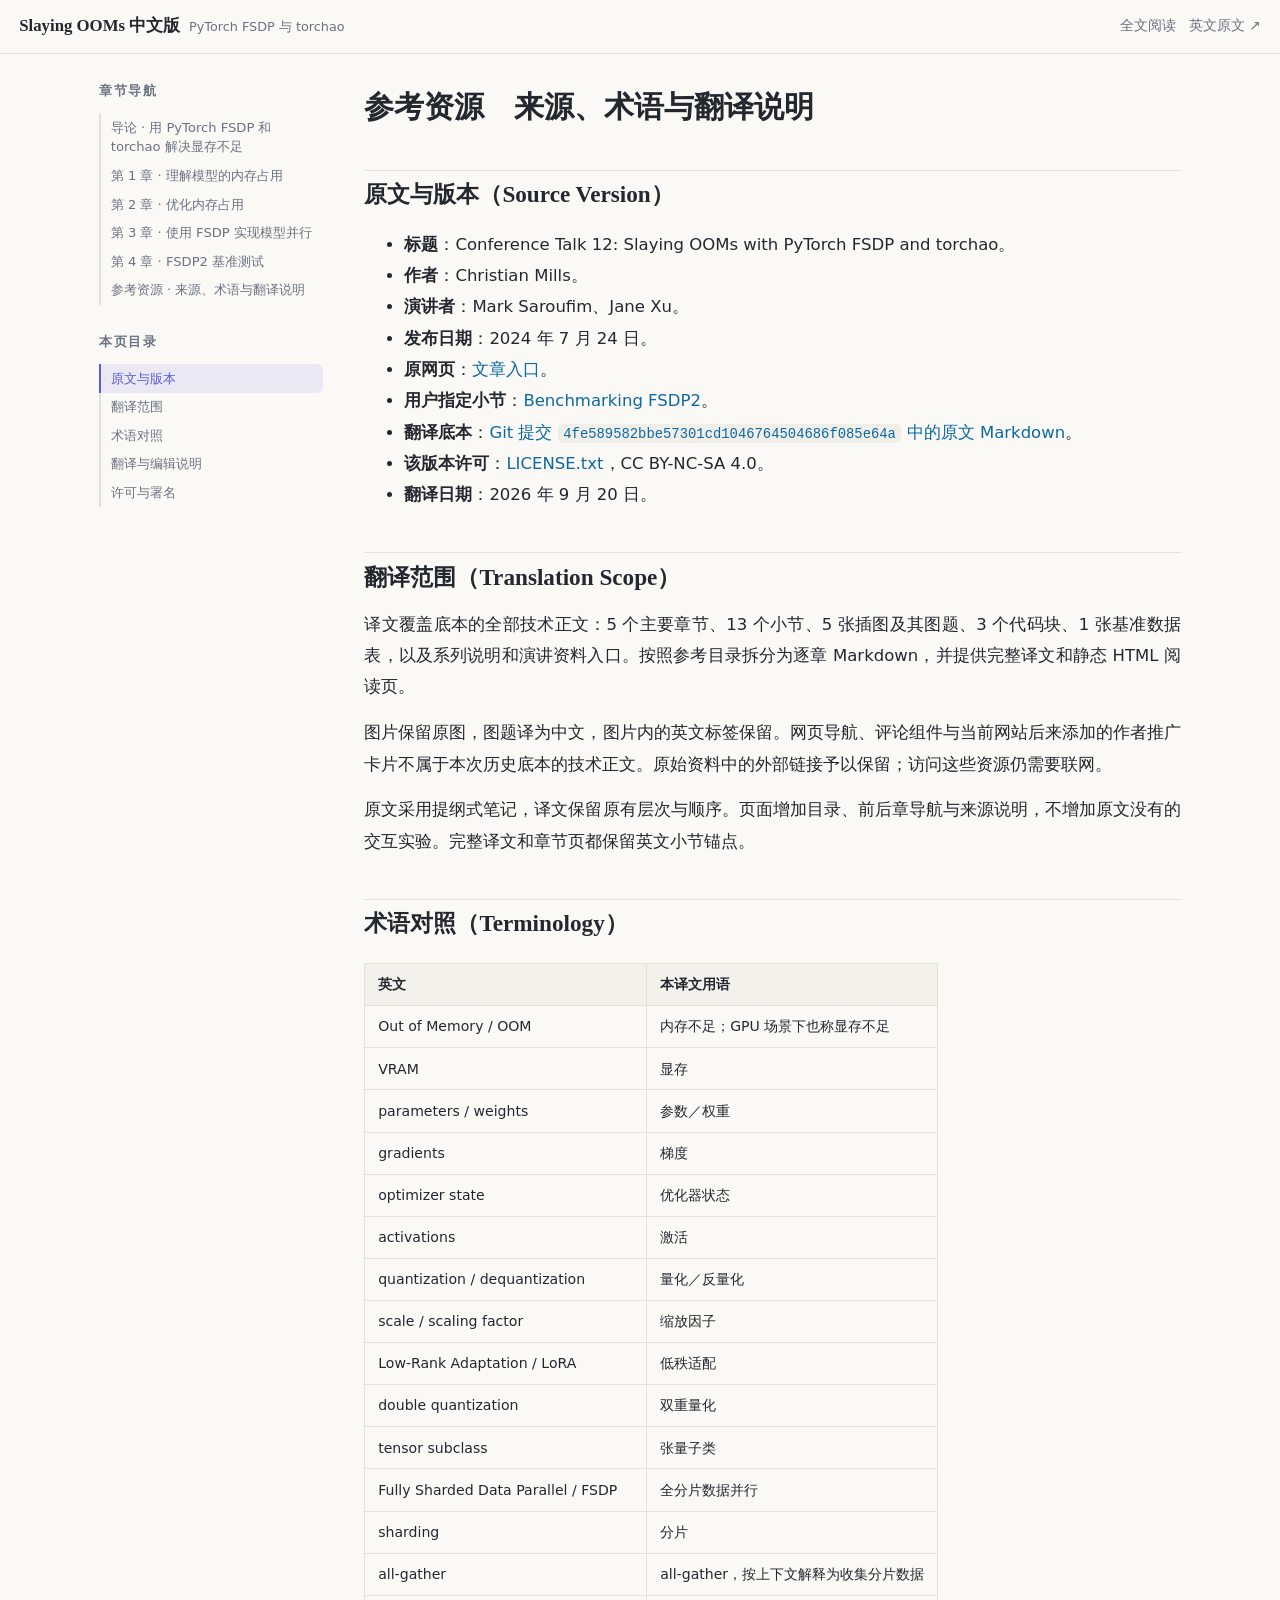
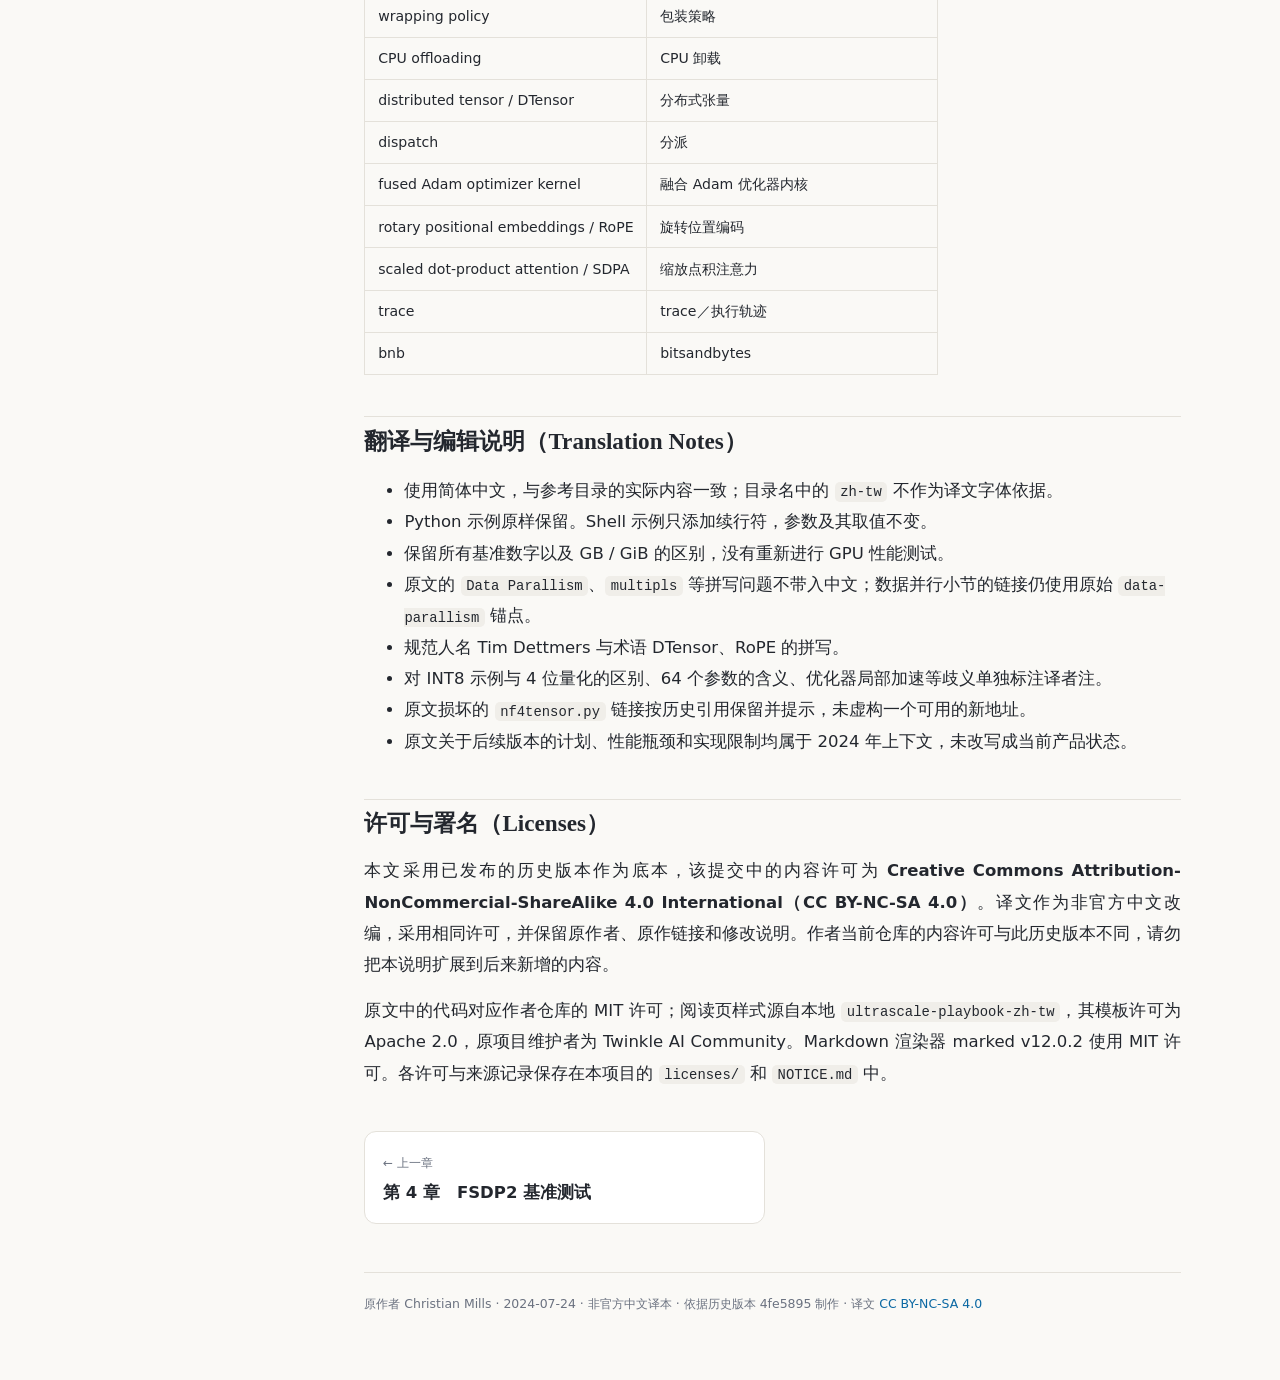
<file: webapp/chapters/references.html>
<!DOCTYPE html>
<html lang="zh-Hans">
<head><meta charset="utf-8"><meta name="viewport" content="width=device-width, initial-scale=1">
<title>参考资源　来源、术语与翻译说明 — Slaying OOMs 中文版</title>
<link rel="stylesheet" href="../assets/style.css"></head>
<body>
<header class="topbar"><a class="brand" href="../index.html">Slaying OOMs 中文版<span>PyTorch FSDP 与 torchao</span></a>
<nav class="chapnav"><a href="../all.html">全文阅读</a><a href="https://christianjmills.com/posts/mastering-llms-course-notes/conference-talk-012/">英文原文 ↗</a></nav></header>
<div class="layout"><aside class="sidebar"><nav class="toc" id="toc"><h2>章节导航</h2>
<ol class="book-toc"><li><a href="ch00.html">导论 · 用 PyTorch FSDP 和 torchao 解决显存不足</a></li><li><a href="ch01.html">第 1 章 · 理解模型的内存占用</a></li><li><a href="ch02.html">第 2 章 · 优化内存占用</a></li><li><a href="ch03.html">第 3 章 · 使用 FSDP 实现模型并行</a></li><li><a href="ch04.html">第 4 章 · FSDP2 基准测试</a></li><li><a href="references.html">参考资源 · 来源、术语与翻译说明</a></li></ol><h2>本页目录</h2></nav></aside>
<main class="main"><article id="content" class="prose"></article>
<noscript>此页需要 JavaScript 排版。也可直接阅读目录中的完整译文 Markdown 文件。</noscript>
<nav class="pager"><a class="prev" href="ch04.html"><span class="dir">← 上一章</span><div class="ttl">第 4 章　FSDP2 基准测试</div></a></nav>
<footer class="pagefoot">原作者 Christian Mills · 2024-07-24 · 非官方中文译本 ·
依据历史版本 4fe5895 制作 · 译文 <a href="https://creativecommons.org/licenses/by-nc-sa/4.0/">CC BY-NC-SA 4.0</a></footer></main></div>
<script type="application/json" id="chapter-data">"# 参考资源　来源、术语与翻译说明\n\n\u003ca id=\"source-version\">\u003c/a>\n\n## 原文与版本（Source Version）\n\n- **标题**：Conference Talk 12: Slaying OOMs with PyTorch FSDP and torchao。\n- **作者**：Christian Mills。\n- **演讲者**：Mark Saroufim、Jane Xu。\n- **发布日期**：2024 年 7 月 24 日。\n- **原网页**：[文章入口](https://christianjmills.com/posts/mastering-llms-course-notes/conference-talk-012/)。\n- **用户指定小节**：[Benchmarking FSDP2](https://christianjmills.com/posts/mastering-llms-course-notes/conference-talk-012/#benchmarking-fsdp2)。\n- **翻译底本**：[Git 提交 `4fe589582bbe57301cd1046764504686f085e64a` 中的原文 Markdown](https://github.com/cj-mills/christianjmills/blob/4fe589582bbe57301cd1046764504686f085e64a/posts/mastering-llms-course-notes/conference-talk-012/index.md)。\n- **该版本许可**：[LICENSE.txt](https://github.com/cj-mills/christianjmills/blob/4fe589582bbe57301cd1046764504686f085e64a/LICENSE.txt)，CC BY-NC-SA 4.0。\n- **翻译日期**：2026 年 9 月 20 日。\n\n\u003ca id=\"translation-scope\">\u003c/a>\n\n## 翻译范围（Translation Scope）\n\n译文覆盖底本的全部技术正文：5 个主要章节、13 个小节、5 张插图及其图题、3 个代码块、1 张基准数据表，以及系列说明和演讲资料入口。按照参考目录拆分为逐章 Markdown，并提供完整译文和静态 HTML 阅读页。\n\n图片保留原图，图题译为中文，图片内的英文标签保留。网页导航、评论组件与当前网站后来添加的作者推广卡片不属于本次历史底本的技术正文。原始资料中的外部链接予以保留；访问这些资源仍需要联网。\n\n原文采用提纲式笔记，译文保留原有层次与顺序。页面增加目录、前后章导航与来源说明，不增加原文没有的交互实验。完整译文和章节页都保留英文小节锚点。\n\n\u003ca id=\"terminology\">\u003c/a>\n\n## 术语对照（Terminology）\n\n| 英文 | 本译文用语 |\n|---|---|\n| Out of Memory / OOM | 内存不足；GPU 场景下也称显存不足 |\n| VRAM | 显存 |\n| parameters / weights | 参数／权重 |\n| gradients | 梯度 |\n| optimizer state | 优化器状态 |\n| activations | 激活 |\n| quantization / dequantization | 量化／反量化 |\n| scale / scaling factor | 缩放因子 |\n| Low-Rank Adaptation / LoRA | 低秩适配 |\n| double quantization | 双重量化 |\n| tensor subclass | 张量子类 |\n| Fully Sharded Data Parallel / FSDP | 全分片数据并行 |\n| sharding | 分片 |\n| all-gather | all-gather，按上下文解释为收集分片数据 |\n| wrapping policy | 包装策略 |\n| CPU offloading | CPU 卸载 |\n| distributed tensor / DTensor | 分布式张量 |\n| dispatch | 分派 |\n| fused Adam optimizer kernel | 融合 Adam 优化器内核 |\n| rotary positional embeddings / RoPE | 旋转位置编码 |\n| scaled dot-product attention / SDPA | 缩放点积注意力 |\n| trace | trace／执行轨迹 |\n| bnb | bitsandbytes |\n\n\u003ca id=\"translation-notes\">\u003c/a>\n\n## 翻译与编辑说明（Translation Notes）\n\n- 使用简体中文，与参考目录的实际内容一致；目录名中的 `zh-tw` 不作为译文字体依据。\n- Python 示例原样保留。Shell 示例只添加续行符，参数及其取值不变。\n- 保留所有基准数字以及 GB / GiB 的区别，没有重新进行 GPU 性能测试。\n- 原文的 `Data Parallism`、`multipls` 等拼写问题不带入中文；数据并行小节的链接仍使用原始 `data-parallism` 锚点。\n- 规范人名 Tim Dettmers 与术语 DTensor、RoPE 的拼写。\n- 对 INT8 示例与 4 位量化的区别、64 个参数的含义、优化器局部加速等歧义单独标注译者注。\n- 原文损坏的 `nf4tensor.py` 链接按历史引用保留并提示，未虚构一个可用的新地址。\n- 原文关于后续版本的计划、性能瓶颈和实现限制均属于 2024 年上下文，未改写成当前产品状态。\n\n\u003ca id=\"licenses\">\u003c/a>\n\n## 许可与署名（Licenses）\n\n本文采用已发布的历史版本作为底本，该提交中的内容许可为 **Creative Commons Attribution-NonCommercial-ShareAlike 4.0 International（CC BY-NC-SA 4.0）**。译文作为非官方中文改编，采用相同许可，并保留原作者、原作链接和修改说明。作者当前仓库的内容许可与此历史版本不同，请勿把本说明扩展到后来新增的内容。\n\n原文中的代码对应作者仓库的 MIT 许可；阅读页样式源自本地 `ultrascale-playbook-zh-tw`，其模板许可为 Apache 2.0，原项目维护者为 Twinkle AI Community。Markdown 渲染器 marked v12.0.2 使用 MIT 许可。各许可与来源记录保存在本项目的 `licenses/` 和 `NOTICE.md` 中。\n"</script>
<script src="../assets/marked.min.js"></script><script src="../assets/app.js"></script>
</body></html>
</file>
<file: webapp/assets/style.css>
/* ===== RLHF 中文版 — 全站样式 ===== */
:root {
  --bg: #faf9f6;
  --panel: #ffffff;
  --panel-2: #f3f1ec;
  --fg: #23272e;
  --fg-muted: #6b7280;
  --border: #e4e1da;
  --accent: #5b5bd6;
  --accent-soft: rgba(91, 91, 214, .10);
  --accent-2: #b45309;
  --link: #0b68a3;
  --code-bg: #f0eee9;
  --shadow: 0 1px 3px rgba(30, 30, 28, .07), 0 8px 24px rgba(30, 30, 28, .06);
  --radius: 12px;
  --serif: "Noto Serif TC", "Songti TC", "PMingLiU", Georgia, serif;
  --sans: "Noto Sans TC", "PingFang TC", "Microsoft JhengHei", system-ui, -apple-system, sans-serif;
  --mono: "SF Mono", "JetBrains Mono", Menlo, Consolas, monospace;
}
@media (prefers-color-scheme: dark) {
  :root {
    --bg: #14161a;
    --panel: #1c1f24;
    --panel-2: #22262c;
    --fg: #e6e4e0;
    --fg-muted: #9aa1ab;
    --border: #31353c;
    --accent: #9b9ef0;
    --accent-soft: rgba(155, 158, 240, .14);
    --accent-2: #fbbf24;
    --link: #8ec8f0;
    --code-bg: #23272e;
    --shadow: 0 1px 3px rgba(0, 0, 0, .4), 0 8px 24px rgba(0, 0, 0, .3);
  }
}

* { box-sizing: border-box; }
html { scroll-behavior: smooth; }
body {
  margin: 0;
  background: var(--bg);
  color: var(--fg);
  font-family: var(--sans);
  font-size: 16.5px;
  line-height: 1.9;
  -webkit-font-smoothing: antialiased;
}
a { color: var(--link); text-decoration: none; }
a:hover { text-decoration: underline; }
img { max-width: 100%; height: auto; }

/* ===== 顶栏 ===== */
.topbar {
  position: sticky; top: 0; z-index: 50;
  display: flex; align-items: center; justify-content: space-between;
  gap: 1rem; padding: .65rem 1.2rem;
  background: color-mix(in srgb, var(--bg) 88%, transparent);
  backdrop-filter: blur(10px);
  border-bottom: 1px solid var(--border);
}
.brand { font-family: var(--serif); font-weight: 700; font-size: 1.05rem; color: var(--fg); white-space: nowrap; }
.brand span { margin-left: .55rem; font-family: var(--sans); font-weight: 400; font-size: .8rem; color: var(--fg-muted); }
.brand:hover { text-decoration: none; color: var(--accent); }
.chapnav { display: flex; align-items: center; gap: .8rem; font-size: .85rem; }
.chapnav a { color: var(--fg-muted); }
.chapnav a:hover { color: var(--accent); text-decoration: none; }
.chapnav-current { color: var(--fg); font-weight: 600; max-width: 40vw; overflow: hidden; text-overflow: ellipsis; white-space: nowrap; }

/* ===== 版面 ===== */
.layout { display: grid; grid-template-columns: 230px minmax(0, 1fr); max-width: 1120px; margin: 0 auto; gap: 2.2rem; padding: 1.6rem 1.2rem 4rem; }
.main { min-width: 0; }
.sidebar { font-size: .82rem; }
.toc { position: sticky; top: 4.2rem; max-height: calc(100vh - 6rem); overflow-y: auto; padding-right: .4rem; }
.toc h2 { font-size: .8rem; letter-spacing: .12em; color: var(--fg-muted); font-weight: 600; margin: 0 0 .6rem; }
.toc ol { list-style: none; margin: 0; padding: 0; }
.toc li { margin: 0; }
.toc a { display: block; padding: .28rem .6rem; border-left: 2px solid var(--border); color: var(--fg-muted); line-height: 1.5; }
.toc li.toc-h3 a { padding-left: 1.4rem; font-size: .78rem; }
.toc a:hover { color: var(--accent); text-decoration: none; }
.toc a.active { color: var(--accent); border-left-color: var(--accent); background: var(--accent-soft); border-radius: 0 6px 6px 0; }
@media (max-width: 900px) { .layout { grid-template-columns: 1fr; } .sidebar { display: none; } }

/* ===== 内文排版 ===== */
.prose h1 { font-family: var(--serif); font-size: 1.9rem; line-height: 1.4; margin: .4rem 0 1rem; }
.prose h2 { font-family: var(--serif); font-size: 1.45rem; line-height: 1.5; margin: 2.6rem 0 .9rem; padding-top: .4rem; border-top: 1px solid var(--border); }
.prose h3 { font-family: var(--serif); font-size: 1.15rem; margin: 2rem 0 .7rem; }
.prose h4 { font-size: 1rem; margin: 1.6rem 0 .5rem; }
.prose p { margin: .9rem 0; text-align: justify; }
.prose blockquote { margin: 1.2rem 0; padding: .7rem 1.1rem; border-left: 3px solid var(--accent); background: var(--accent-soft); border-radius: 0 8px 8px 0; color: var(--fg); font-size: .92em; }
.prose blockquote p { margin: .3rem 0; }
.prose code { font-family: var(--mono); font-size: .84em; background: var(--code-bg); padding: .12em .4em; border-radius: 5px; }
.prose pre { background: var(--code-bg); border: 1px solid var(--border); border-radius: var(--radius); padding: 1rem 1.2rem; overflow-x: auto; line-height: 1.6; }
.prose pre code { background: none; padding: 0; font-size: .82rem; }
.prose img { display: block; margin: 1.6rem auto .5rem; border-radius: 8px; }
@media (prefers-color-scheme: dark) { .prose img { background: #f5f5f2; padding: 10px; } }
.prose em { color: var(--fg-muted); }
.prose img + em, .prose img + p em { display: block; text-align: center; font-size: .85rem; margin-top: .35rem; }
.prose table { border-collapse: collapse; margin: 1.4rem 0; width: 100%; display: block; overflow-x: auto; font-size: .88rem; }
.prose th, .prose td { border: 1px solid var(--border); padding: .45rem .8rem; text-align: left; }
.prose th { background: var(--panel-2); font-weight: 600; }
.prose hr { border: none; border-top: 1px solid var(--border); margin: 2.4rem 0; }
.prose .katex-display { overflow-x: auto; overflow-y: hidden; padding: .3rem 0; }
.prose .katex { font-size: 1.06em; }

/* ===== 交互实验室 ===== */
.lab-banner {
  display: flex; align-items: center; gap: .7rem;
  margin: 0 0 1.4rem; padding: .8rem 1.1rem;
  background: linear-gradient(120deg, var(--accent-soft), transparent 70%);
  border: 1px solid var(--border); border-radius: var(--radius); font-size: .9rem;
}
.lab-banner a { font-weight: 600; color: var(--accent); }
.lab { margin-top: 3rem; padding: 1.6rem 1.6rem 1.8rem; background: var(--panel); border: 1px solid var(--border); border-radius: 16px; box-shadow: var(--shadow); }
.lab-title { font-family: var(--serif); font-size: 1.35rem; margin: 0 0 .4rem; }
.lab-intro { color: var(--fg-muted); font-size: .9rem; margin-bottom: 1.2rem; }
.lab button {
  font: 600 .85rem var(--sans); color: #fff; background: var(--accent);
  border: none; border-radius: 8px; padding: .5rem 1rem; cursor: pointer;
}
.lab button:hover { filter: brightness(1.1); }
.lab button.secondary { background: var(--panel-2); color: var(--fg); border: 1px solid var(--border); }
.lab input[type="range"] { accent-color: var(--accent); width: 100%; }
.lab input[type="text"], .lab input[type="number"], .lab select, .lab textarea {
  font: .85rem var(--sans); color: var(--fg); background: var(--panel-2);
  border: 1px solid var(--border); border-radius: 8px; padding: .45rem .7rem;
}
.lab label { font-size: .82rem; color: var(--fg-muted); }
.lab .widget-panel { background: var(--panel-2); border: 1px solid var(--border); border-radius: var(--radius); padding: 1rem; }
.lab .widget-row { display: flex; flex-wrap: wrap; gap: 1rem; align-items: center; }
.lab svg text { fill: var(--fg); }

/* ===== 分页导览 ===== */
.pager { display: grid; grid-template-columns: 1fr 1fr; gap: 1rem; margin-top: 2.6rem; }
.pager a { display: block; padding: .9rem 1.1rem; border: 1px solid var(--border); border-radius: var(--radius); background: var(--panel); }
.pager a:hover { border-color: var(--accent); text-decoration: none; }
.pager .dir { font-size: .75rem; color: var(--fg-muted); }
.pager .ttl { font-weight: 600; color: var(--fg); }
.pager .next { text-align: right; grid-column: 2; }
.pagefoot { margin-top: 3rem; padding-top: 1.2rem; border-top: 1px solid var(--border); color: var(--fg-muted); font-size: .78rem; }

/* ===== 首页 ===== */
.hero { max-width: 1120px; margin: 0 auto; padding: 4rem 1.2rem 2.4rem; }
.hero .eyebrow { color: var(--accent); font-weight: 600; letter-spacing: .18em; font-size: .8rem; }
.hero h1 { font-family: var(--serif); font-size: clamp(1.9rem, 4.5vw, 3rem); line-height: 1.35; margin: .5rem 0 .8rem; }
.hero .sub { color: var(--fg-muted); max-width: 42rem; }
.hero .meta { display: flex; flex-wrap: wrap; gap: 1.6rem; margin-top: 1.6rem; font-size: .85rem; color: var(--fg-muted); }
.hero .meta b { color: var(--fg); font-size: 1.15rem; display: block; font-family: var(--serif); }
.grid-wrap { max-width: 1120px; margin: 0 auto; padding: 0 1.2rem 4.5rem; }
.grid-wrap h2 { font-family: var(--serif); font-size: 1.3rem; margin: 2.4rem 0 1rem; }
.chapter-grid { display: grid; grid-template-columns: repeat(auto-fill, minmax(250px, 1fr)); gap: 1rem; }
.card {
  position: relative; display: flex; flex-direction: column; gap: .3rem;
  padding: 1.1rem 1.2rem 1rem; background: var(--panel);
  border: 1px solid var(--border); border-radius: 14px; box-shadow: var(--shadow);
  transition: transform .15s ease, border-color .15s ease;
}
a.card:hover { transform: translateY(-3px); border-color: var(--accent); text-decoration: none; }
.card .no { font-family: var(--serif); font-size: .78rem; color: var(--accent); font-weight: 700; letter-spacing: .08em; }
.card .zh { font-family: var(--serif); font-size: 1.12rem; font-weight: 700; color: var(--fg); line-height: 1.5; }
.card .en { font-size: .78rem; color: var(--fg-muted); }
.card .desc { font-size: .82rem; color: var(--fg-muted); line-height: 1.7; margin-top: .3rem; }
.card .badge { position: absolute; top: .9rem; right: .9rem; font-size: .68rem; color: var(--accent); background: var(--accent-soft); border-radius: 99px; padding: .15rem .6rem; font-weight: 600; }
.card.disabled { opacity: .55; }
.foot { max-width: 1120px; margin: 0 auto; padding: 0 1.2rem 3rem; color: var(--fg-muted); font-size: .78rem; }

/* ===== GitHub Star 按钮 ===== */
.gh-star { display: inline-flex; align-items: center; gap: .45rem; padding: .3rem .8rem; border: 1px solid var(--border); border-radius: 99px; background: var(--panel); color: var(--fg); font-size: .8rem; font-weight: 600; white-space: nowrap; }
.gh-star:hover { border-color: var(--accent); color: var(--accent); text-decoration: none; }
.gh-star .star-ico { color: var(--accent-2); }
.gh-star .gh-count { font-weight: 700; background: var(--panel-2); border-radius: 99px; padding: 0 .5rem; min-width: 1.4em; text-align: center; }
@media (max-width: 640px) { .topbar .gh-star { padding: .3rem .55rem; } .topbar .gh-star .gh-label { display: none; } }
.hero .meta a { color: var(--fg-muted); }
.hero .meta a:hover { color: var(--accent); text-decoration: none; }

/* Slaying OOMs local reading adjustments; original template retained above. */
html { scroll-padding-top: 6rem; }
.prose h1, .prose h2, .prose h3 { overflow-wrap: anywhere; }
.book-toc { margin-bottom: 1.6rem !important; }
.reading-actions { display: flex; flex-wrap: wrap; align-items: center; gap: 1rem; }
.primary-link { display: inline-block; padding: .6rem 1rem; border-radius: 8px; color: white; background: var(--accent); }
.primary-link:hover { text-decoration: none; filter: brightness(1.05); }
@media (max-width: 640px) {
  .topbar { flex-wrap: wrap; gap: .25rem; }
  .brand { white-space: normal; }
  .brand span { display: block; margin: 0; }
  .prose h1 { font-size: 1.55rem; }
  .layout { padding-top: 1rem; }
}
@media print {
  .topbar, .sidebar, .pager { display: none; }
  .layout { display: block; padding: 0; }
  .prose pre, .prose table { white-space: pre-wrap; overflow: visible; }
}
/* Long source revisions and reference URLs must wrap on narrow screens. */
.prose { overflow-wrap: anywhere; }
</file>
